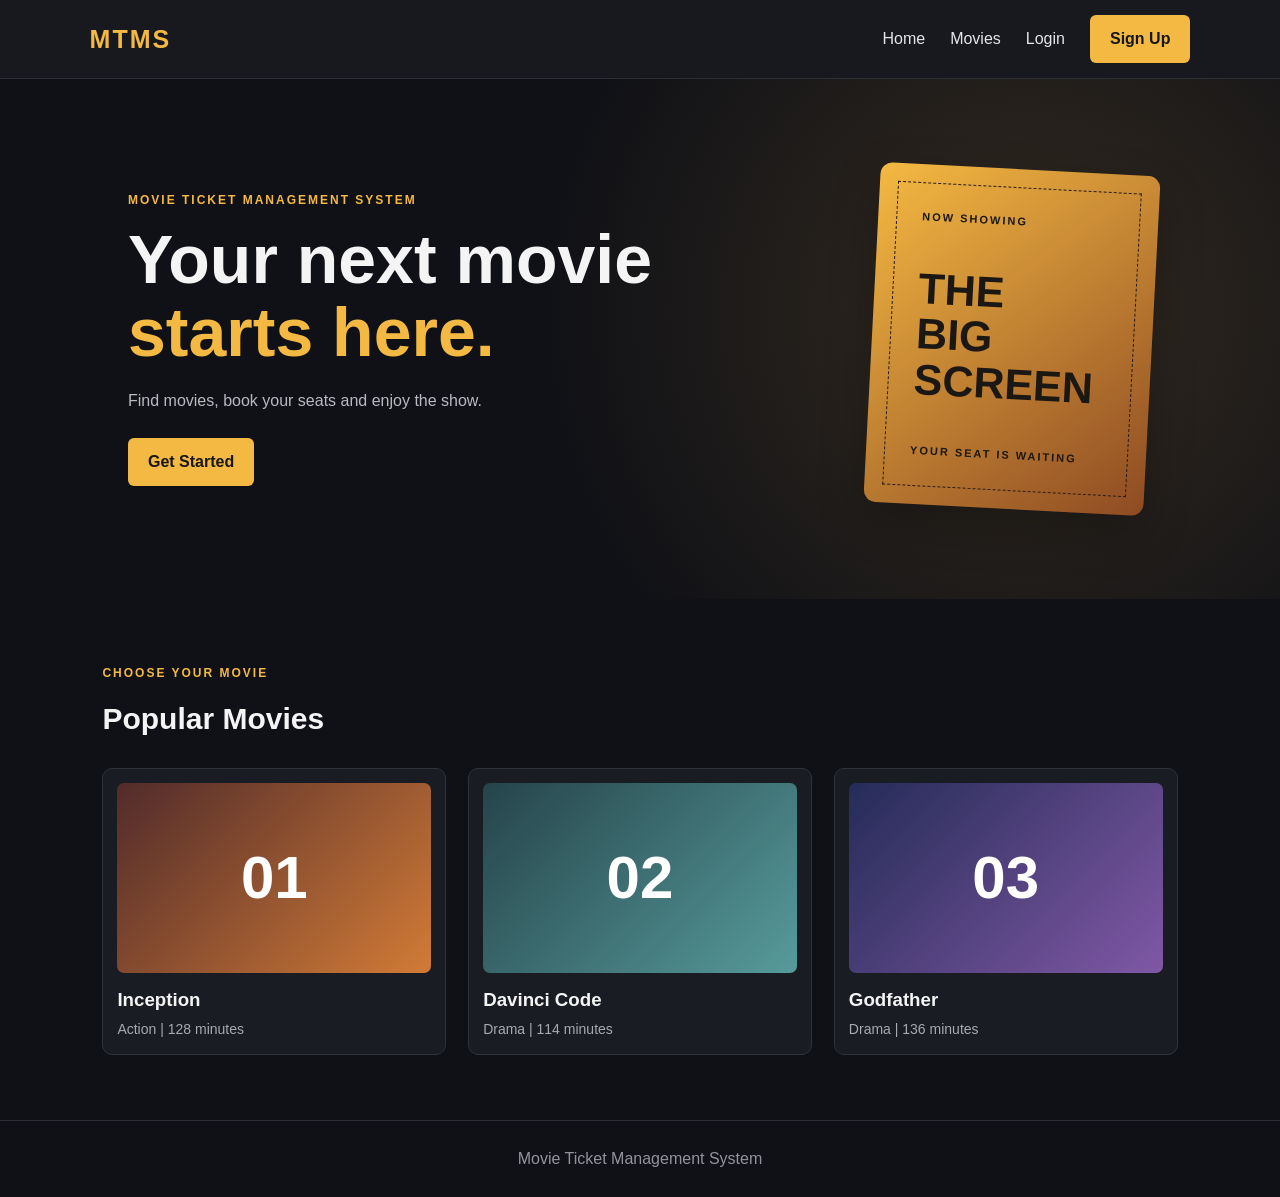
<file: index.html>
<!DOCTYPE html>
<html lang="en">
<head>
    <meta charset="UTF-8">
    <meta name="viewport" content="width=device-width, initial-scale=1.0">
    <title>Movie Ticket Management System</title>
    <link rel="stylesheet" href="css/index.css">
</head>
<body>
    <header class="topbar">
        <a class="logo" href="index.html">MTMS</a>
        <nav>
            <a href="index.html">Home</a>
            <a href="#movies">Movies</a>
            <a href="login.html">Login</a>
            <a class="nav-button" href="register.html">Sign Up</a>
        </nav>
    </header>

    <main>
        <section class="hero">
            <div>
                <p class="tag">MOVIE TICKET MANAGEMENT SYSTEM</p>
                <h1>Your next movie<br><span>starts here.</span></h1>
                <p class="hero-text">Find movies, book your seats and enjoy the show.</p>
                <a class="button" href="login.html">Get Started</a>
            </div>
            <div class="hero-box">
                <div class="ticket-shape">
                    <p>NOW SHOWING</p>
                    <h2>THE<br>BIG<br>SCREEN</h2>
                    <span>YOUR SEAT IS WAITING</span>
                </div>
            </div>
        </section>

        <section class="content-section" id="movies">
            <p class="tag">CHOOSE YOUR MOVIE</p>
            <h2>Popular Movies</h2>
            <div class="movie-list">
                <article class="movie-card">
                    <div class="movie-art art-one">01</div>
                    <h3>Inception</h3>
                    <p>Action | 128 minutes</p>
                </article>
                <article class="movie-card">
                    <div class="movie-art art-two">02</div>
                    <h3>Davinci Code</h3>
                    <p>Drama | 114 minutes</p>
                </article>
                <article class="movie-card">
                    <div class="movie-art art-three">03</div>
                    <h3>Godfather</h3>
                    <p>Drama | 136 minutes</p>
                </article>
            </div>
        </section>

    </main>

    <footer>Movie Ticket Management System</footer>
</body>
</html>
</file>
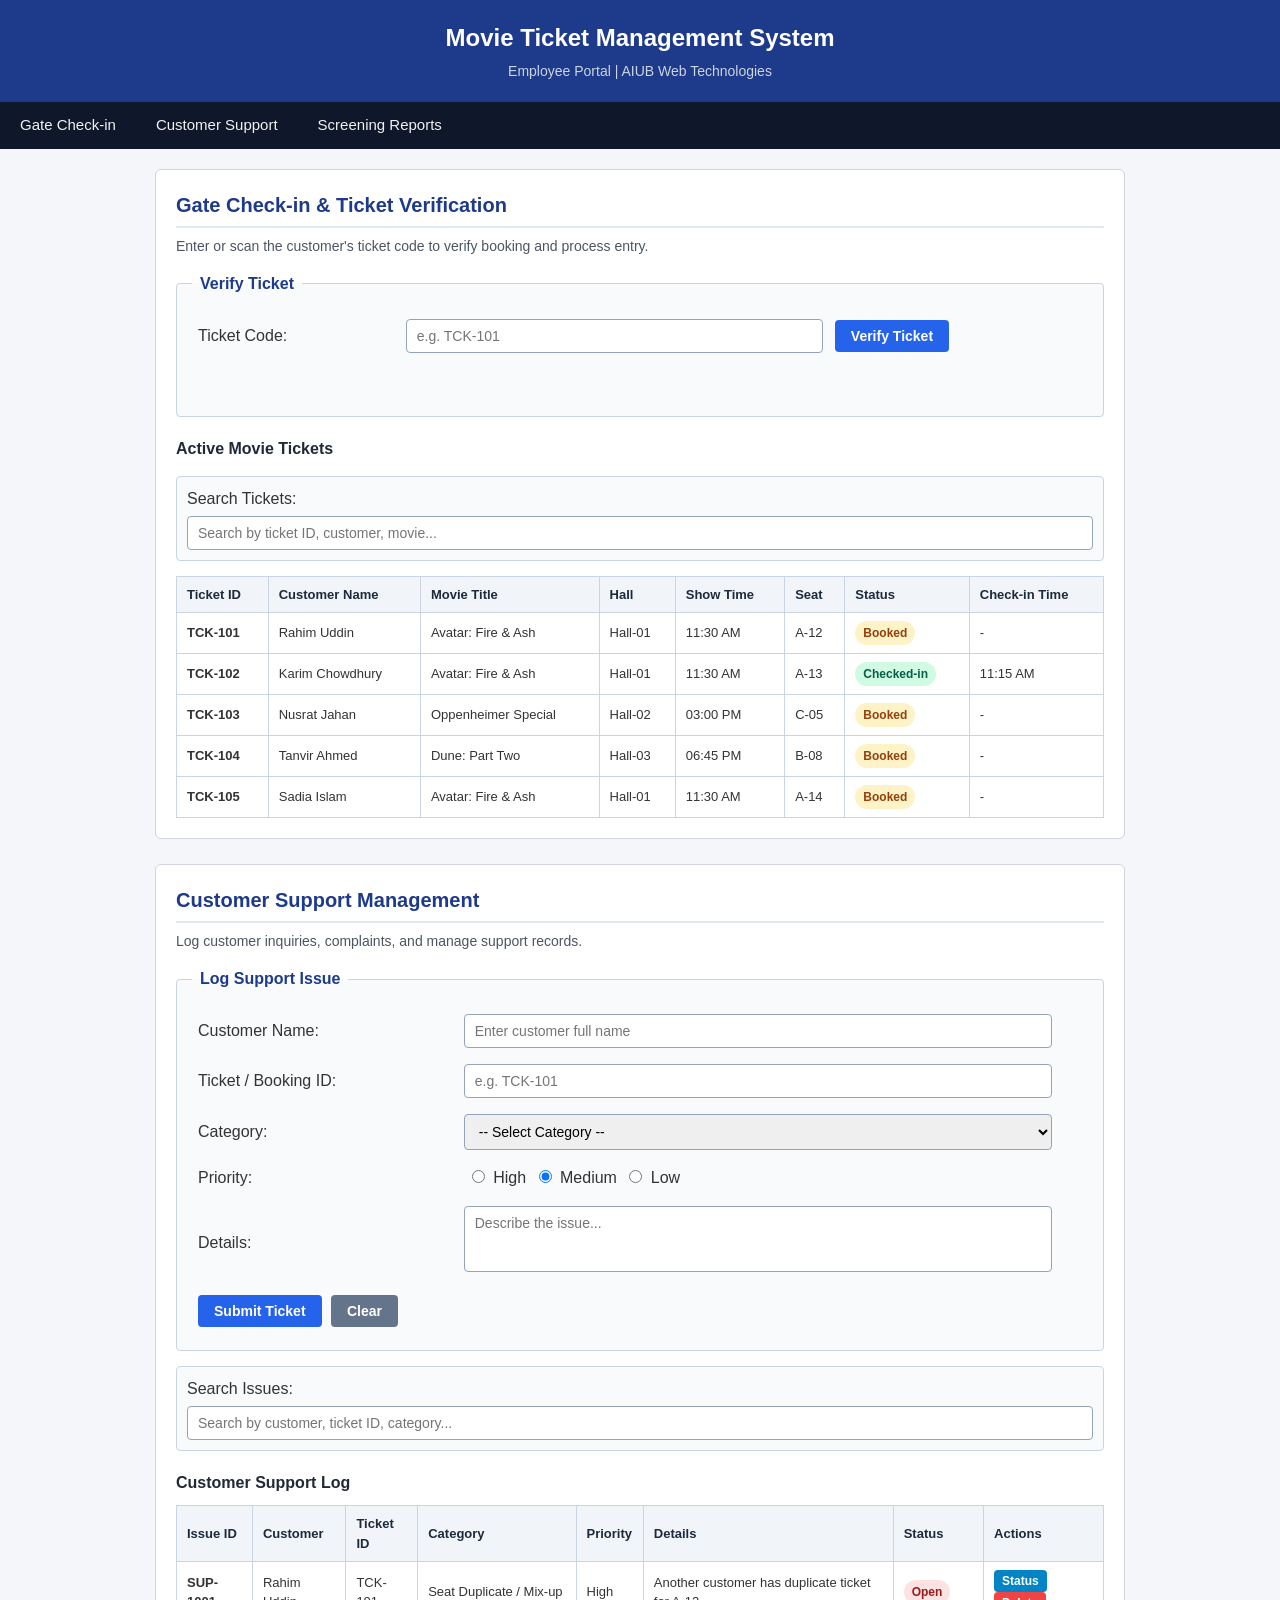
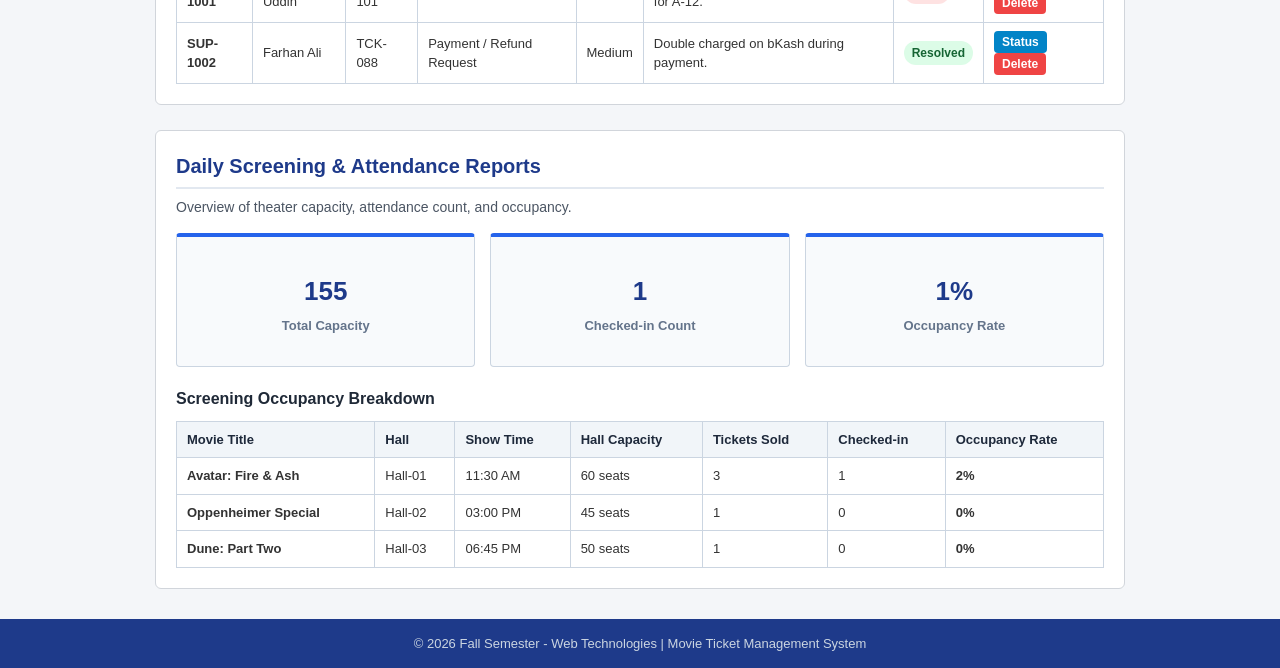
<file: Employee/index.html>
<!DOCTYPE html>
<html lang="en">
<head>
    <meta charset="UTF-8">
    <meta http-equiv="refresh" content="0; url=html/employee_dashboard.html">
    <title>Movie Ticket Management System - Employee Portal</title>
    <script>
        window.location.replace("html/employee_dashboard.html");
    </script>
</head>
<body>
    <p>Redirecting to <a href="html/employee_dashboard.html">Employee Dashboard</a>...</p>
</body>
</html>
</file>
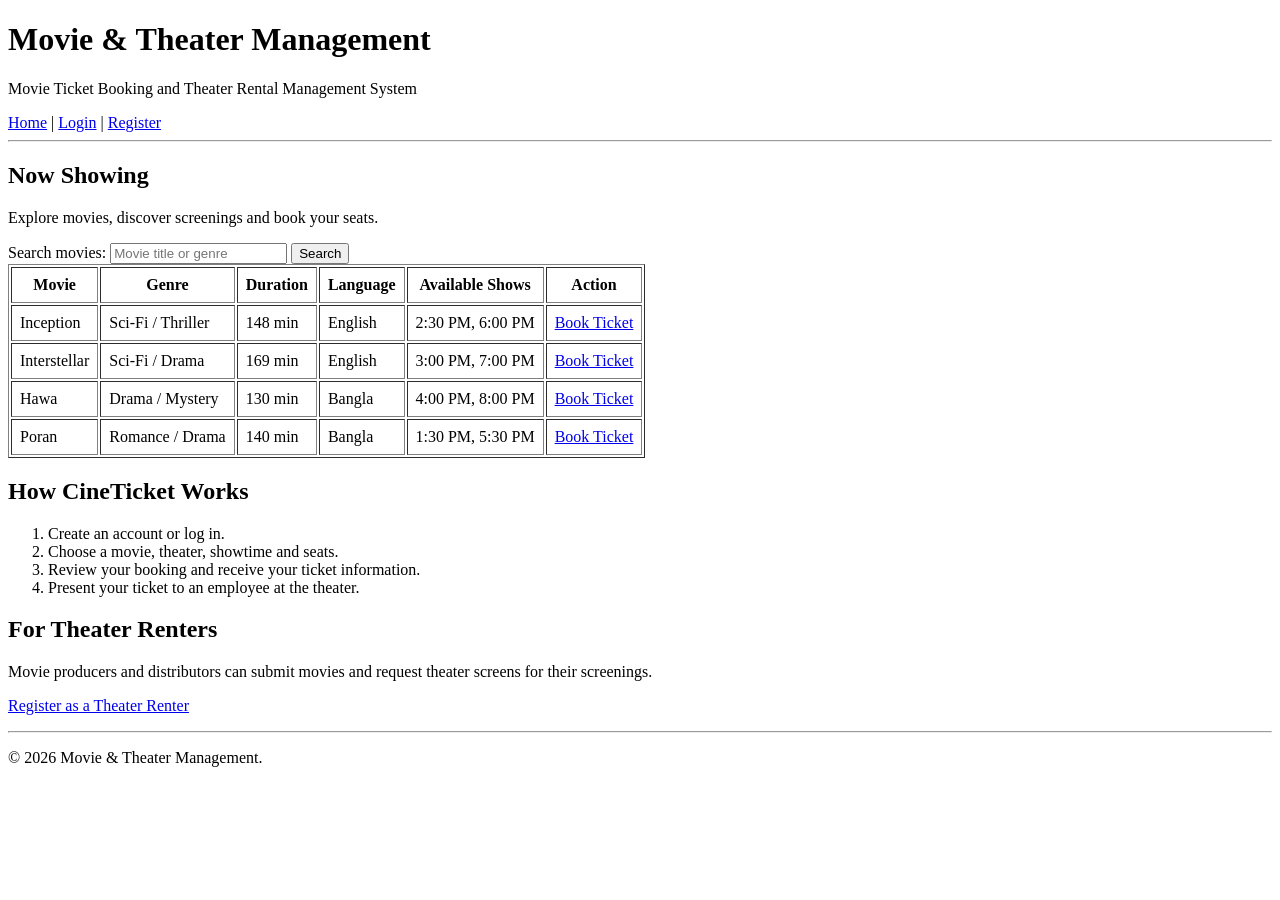
<file: html/index.html>
<!DOCTYPE html>
<html lang="en">
<head>
  <meta charset="UTF-8">
  <meta name="viewport" content="width=device-width, initial-scale=1.0">
  <title>Movie & Theater Management</title>
</head>
<body>
  <header>
    <h1>Movie & Theater Management</h1>
    <p>Movie Ticket Booking and Theater Rental Management System</p>
    <nav>
      <a href="index.html">Home</a> |
      <a href="login.html">Login</a> |
      <a href="register.html">Register</a>
    </nav>
  </header>
  <hr>
  <main>
    <h2>Now Showing</h2>
    <p>Explore movies, discover screenings and book your seats.</p>
    <form action="index.html" method="get">
      <label for="movie-search">Search movies:</label>
      <input type="search" id="movie-search" name="q" placeholder="Movie title or genre">
      <button type="submit">Search</button>
    </form>
    <table border="1" cellpadding="8">
      <thead><tr><th>Movie</th><th>Genre</th><th>Duration</th><th>Language</th><th>Available Shows</th><th>Action</th></tr></thead>
      <tbody>
        <tr><td>Inception</td><td>Sci-Fi / Thriller</td><td>148 min</td><td>English</td><td>2:30 PM, 6:00 PM</td><td><a href="login.html">Book Ticket</a></td></tr>
        <tr><td>Interstellar</td><td>Sci-Fi / Drama</td><td>169 min</td><td>English</td><td>3:00 PM, 7:00 PM</td><td><a href="login.html">Book Ticket</a></td></tr>
        <tr><td>Hawa</td><td>Drama / Mystery</td><td>130 min</td><td>Bangla</td><td>4:00 PM, 8:00 PM</td><td><a href="login.html">Book Ticket</a></td></tr>
        <tr><td>Poran</td><td>Romance / Drama</td><td>140 min</td><td>Bangla</td><td>1:30 PM, 5:30 PM</td><td><a href="login.html">Book Ticket</a></td></tr>
      </tbody>
    </table>

    <h2>How CineTicket Works</h2>
    <ol>
      <li>Create an account or log in.</li>
      <li>Choose a movie, theater, showtime and seats.</li>
      <li>Review your booking and receive your ticket information.</li>
      <li>Present your ticket to an employee at the theater.</li>
    </ol>

    <h2>For Theater Renters</h2>
    <p>Movie producers and distributors can submit movies and request theater screens for their screenings.</p>
    <p><a href="register.html">Register as a Theater Renter</a></p>
  </main>
  <hr>
  <footer><p>&copy; 2026 Movie & Theater Management.</p></footer>
</body>
</html>
</file>
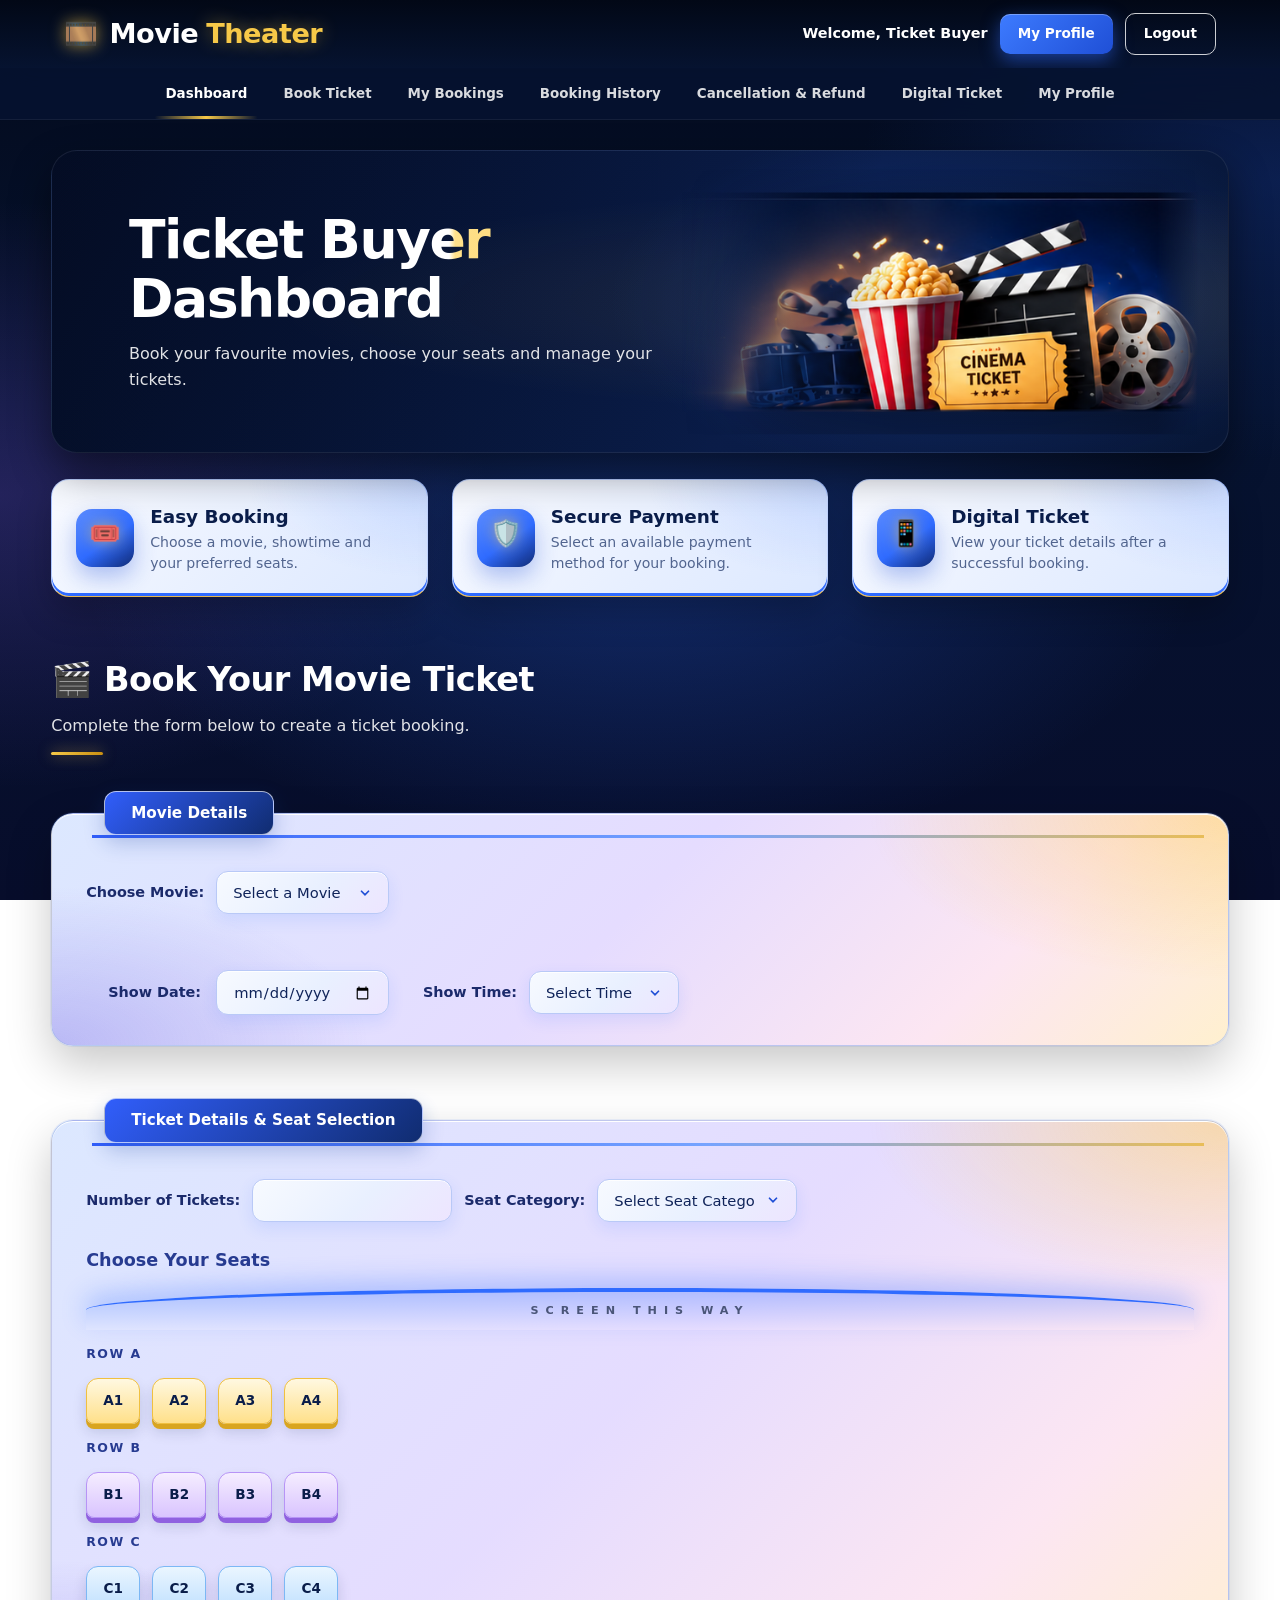
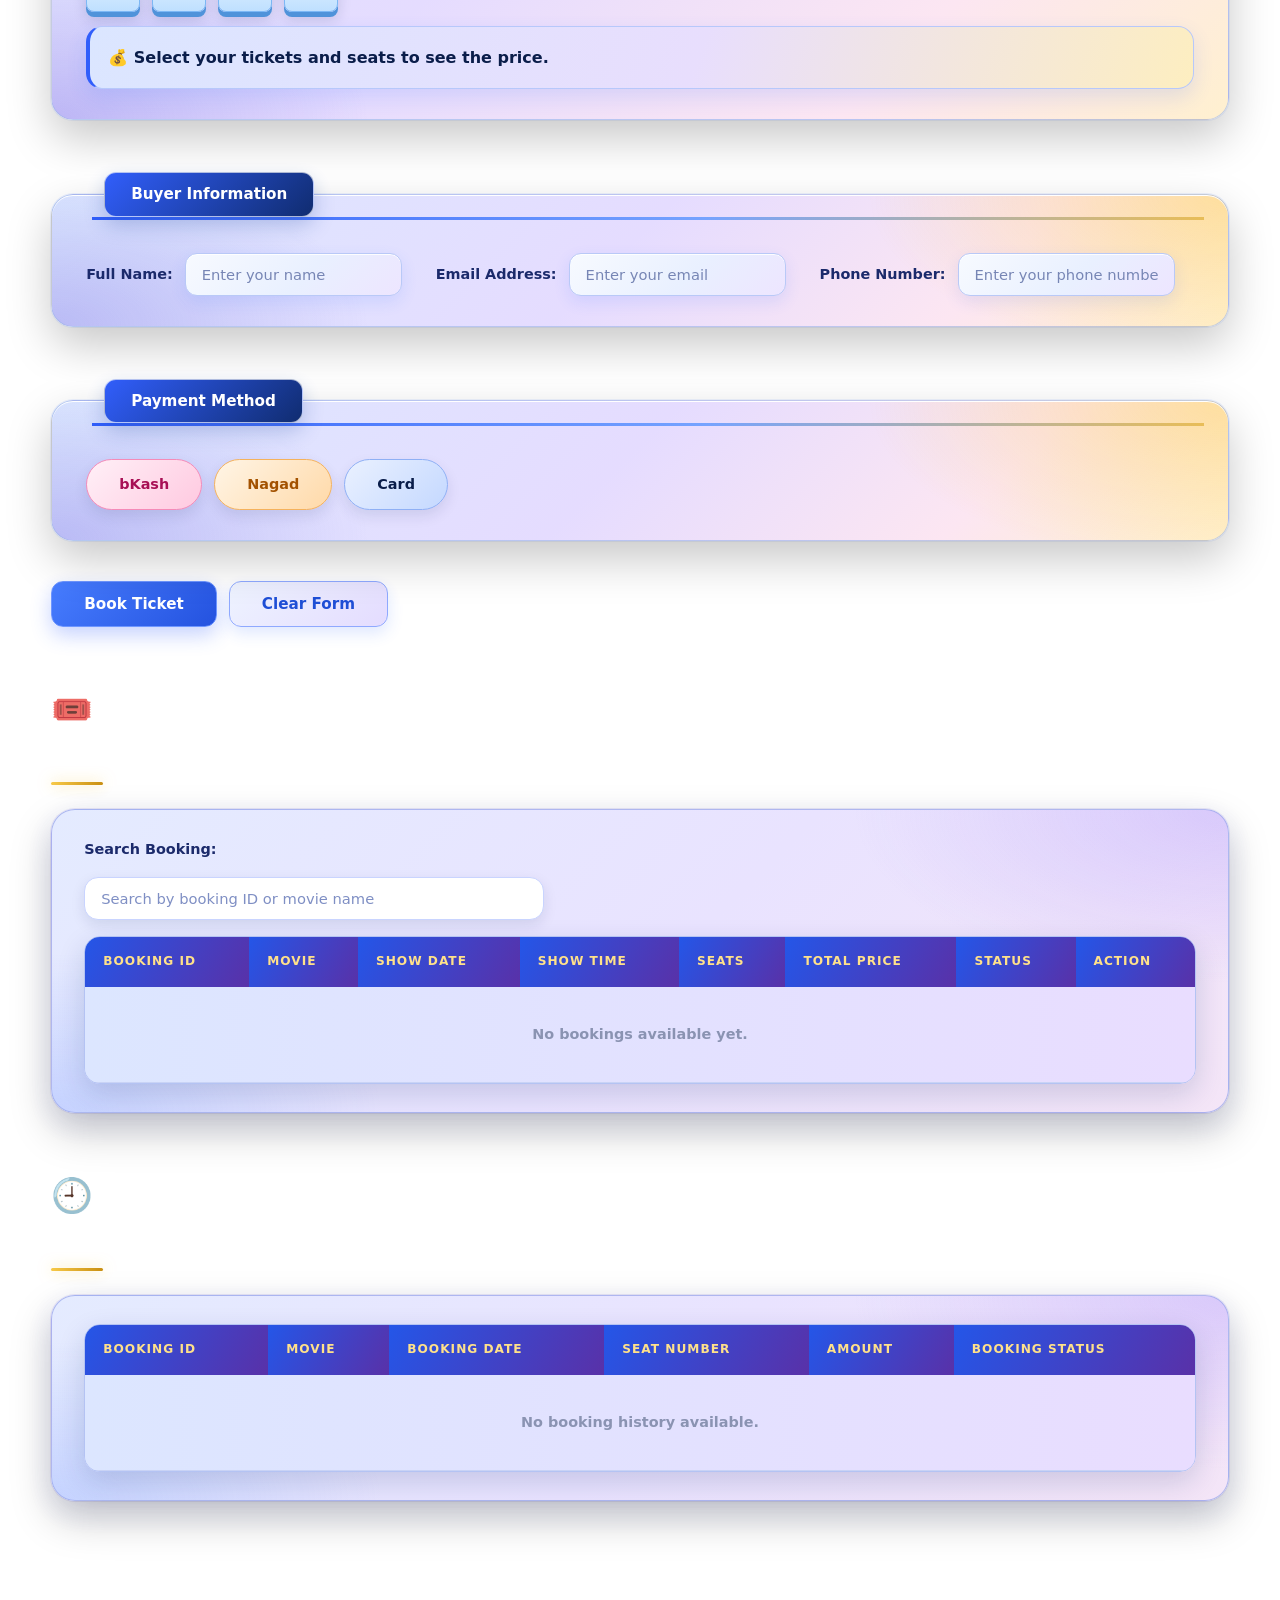
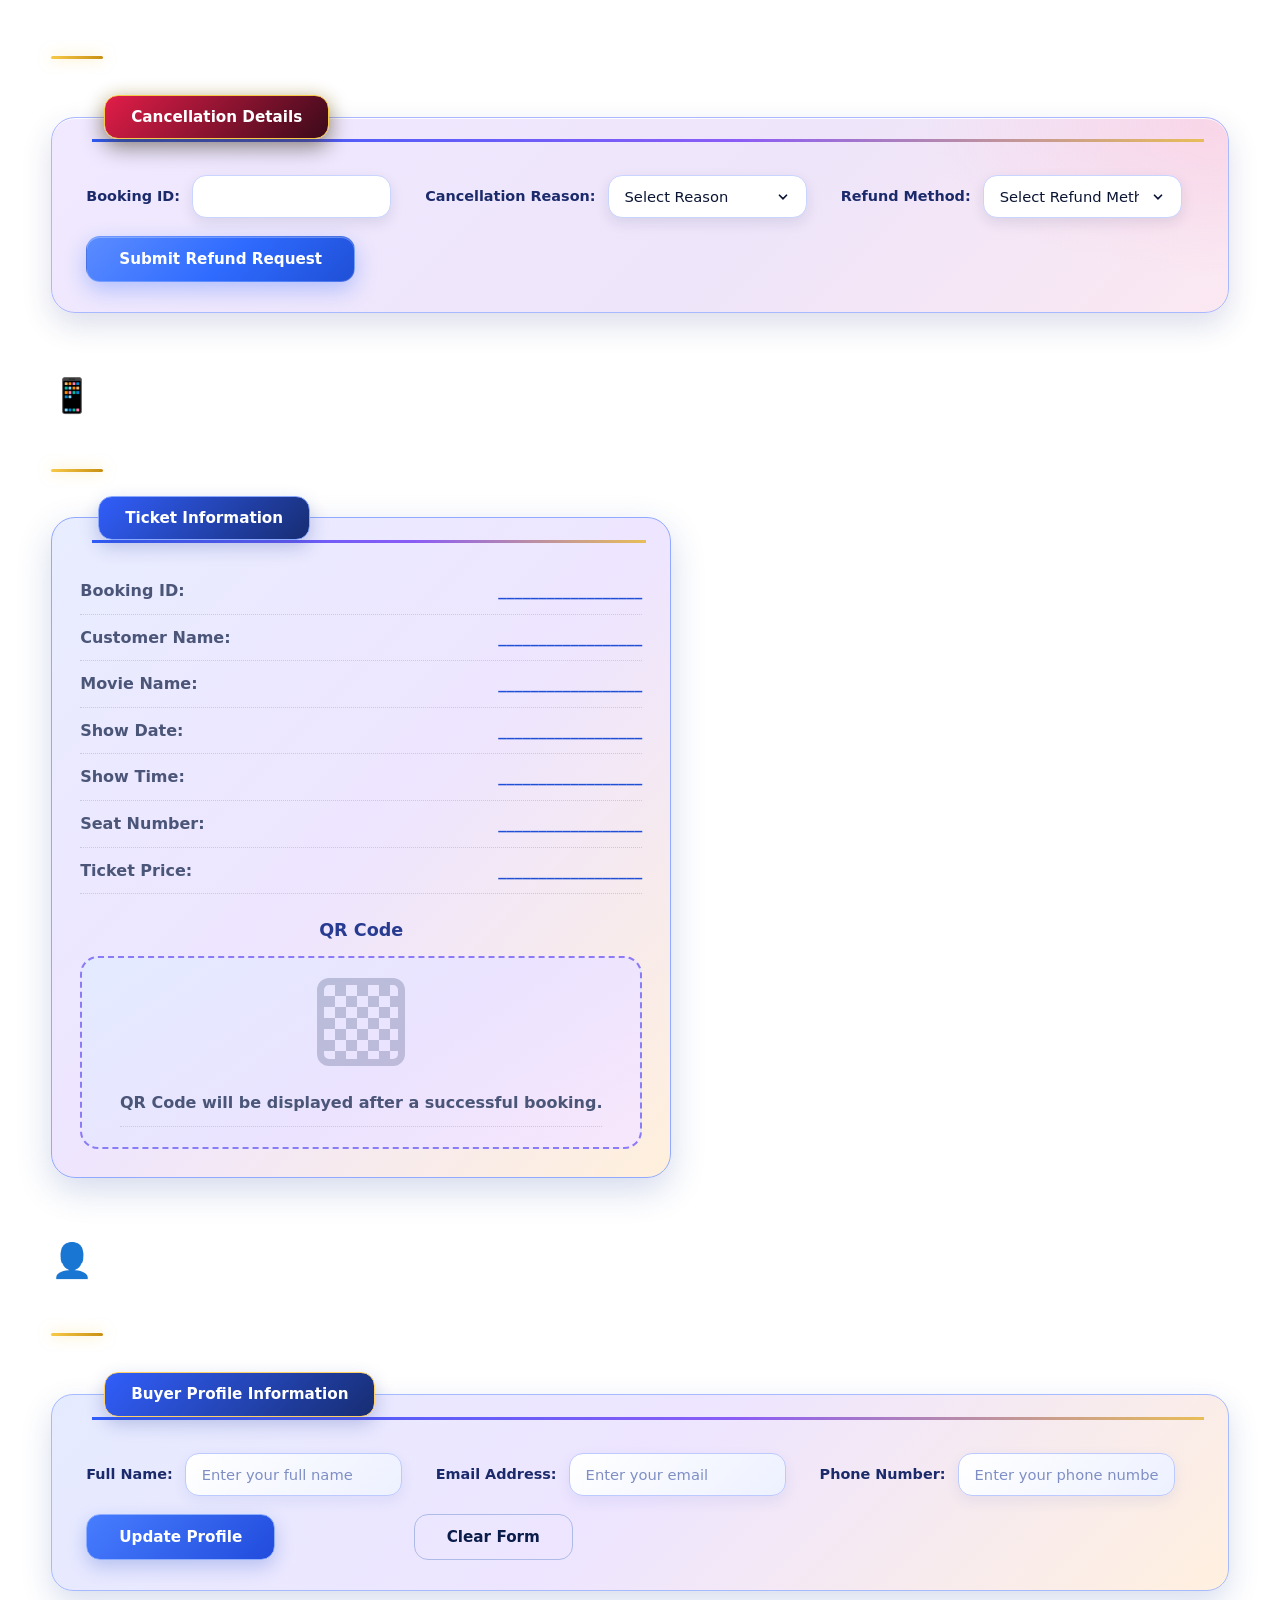
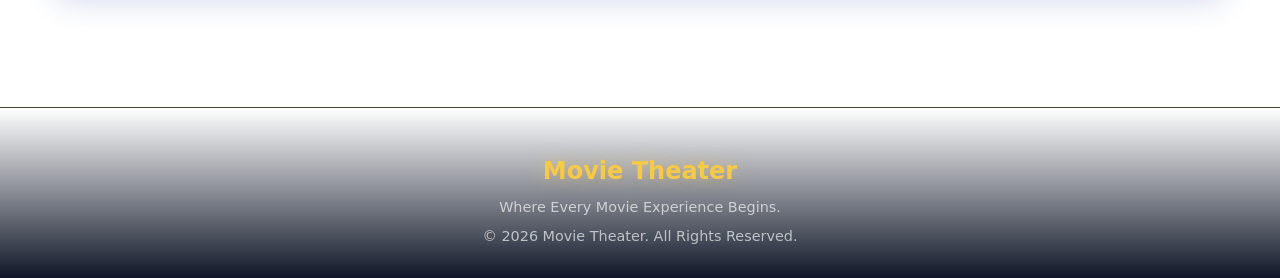
<file: ticket-buyer/index.html>
<!DOCTYPE html>
<html lang="en-US">

<head>
    <meta charset="UTF-8">
    <meta name="viewport" content="width=device-width, initial-scale=1.0">
    <meta name="description" content="Movie Theater Ticket Buyer Dashboard">
    <title>Ticket Buyer Dashboard | Movie Theater</title>
    <link rel="stylesheet" href="css/style.css">
</head>

<body>

    <!-- Header Section -->
    <header class="header">
        <a href="index.html" class="logo">Movie<span>Theater</span></a>
        <div class="user-info">
            <span id="buyerWelcome">Welcome, Ticket Buyer</span>
            <a href="#profile" class="btn btn-small">My Profile</a>
            <a href="#logout" class="btn btn-small btn-light">Logout</a>
        </div>
    </header>

    <!-- Navigation Section -->
    <nav class="topnav">
        <a href="#dashboard" class="active">Dashboard</a>
        <a href="#booking">Book Ticket</a>
        <a href="#my-bookings">My Bookings</a>
        <a href="#booking-history">Booking History</a>
        <a href="#cancellation">Cancellation & Refund</a>
        <a href="#digital-ticket">Digital Ticket</a>
        <a href="#profile">My Profile</a>
    </nav>

    <main class="container">

        <!-- Dashboard Overview -->
        <section id="dashboard" class="home-section">
            <div class="section-heading">
                <h1>Ticket Buyer Dashboard</h1>
                <p>Book your favourite movies, choose your seats and manage your tickets.</p>
            </div>

            <div class="feature-strip">
                <div class="feature">
                    <span class="feature-icon">01</span>
                    <h3>Easy Booking</h3>
                    <p>Choose a movie, showtime and your preferred seats.</p>
                </div>
                <div class="feature">
                    <span class="feature-icon">02</span>
                    <h3>Secure Payment</h3>
                    <p>Select an available payment method for your booking.</p>
                </div>
                <div class="feature">
                    <span class="feature-icon">03</span>
                    <h3>Digital Ticket</h3>
                    <p>View your ticket details after a successful booking.</p>
                </div>
            </div>
        </section>

        <!-- Movie Ticket Booking -->
        <section id="booking" class="home-section">
            <div class="section-heading">
                <h2>Book Your Movie Ticket</h2>
                <p>Complete the form below to create a ticket booking.</p>
            </div>

            <form id="bookingForm" action="#" method="get">

                <fieldset>
                    <legend>Movie Details</legend>

                    <label for="movie">Choose Movie:</label>
                    <select id="movie" name="movie" required>
                        <option value="">Select a Movie</option>
                        <option value="Avengers">Avengers</option>
                        <option value="Interstellar">Interstellar</option>
                        <option value="Inception">Inception</option>
                        <option value="Titanic">Titanic</option>
                    </select>
                    <p class="error" id="movieError"></p>

                    <label for="date">Show Date:</label>
                    <input type="date" id="date" name="date" required>
                    <p class="error" id="dateError"></p>

                    <label for="time">Show Time:</label>
                    <select id="time" name="time" required>
                        <option value="">Select Time</option>
                        <option value="10:00 AM">10:00 AM</option>
                        <option value="01:00 PM">01:00 PM</option>
                        <option value="04:00 PM">04:00 PM</option>
                        <option value="07:00 PM">07:00 PM</option>
                        <option value="09:00 PM">09:00 PM</option>
                    </select>
                    <p class="error" id="timeError"></p>
                </fieldset>

                <fieldset>
                    <legend>Ticket Details & Seat Selection</legend>

                    <label for="quantity">Number of Tickets:</label>
                    <input type="number" id="quantity" name="quantity" min="1" max="10" required>
                    <p class="error" id="quantityError"></p>

                    <label for="category">Seat Category:</label>
                    <select id="category" name="category" required>
                        <option value="">Select Seat Category</option>
                        <option value="Regular">Regular</option>
                        <option value="Premium">Premium</option>
                        <option value="VIP">VIP</option>
                    </select>
                    <p class="error" id="categoryError"></p>

                    <h3>Choose Your Seats</h3>
                    <p class="screen-label">SCREEN THIS WAY</p>
                    <h4>Row A</h4>
                    <input type="checkbox" id="seatA1" name="seat[]" value="A1">
                    <label for="seatA1">A1</label>
                    <input type="checkbox" id="seatA2" name="seat[]" value="A2">
                    <label for="seatA2">A2</label>
                    <input type="checkbox" id="seatA3" name="seat[]" value="A3">
                    <label for="seatA3">A3</label>
                    <input type="checkbox" id="seatA4" name="seat[]" value="A4">
                    <label for="seatA4">A4</label>

                    <h4>Row B</h4>
                    <input type="checkbox" id="seatB1" name="seat[]" value="B1">
                    <label for="seatB1">B1</label>
                    <input type="checkbox" id="seatB2" name="seat[]" value="B2">
                    <label for="seatB2">B2</label>
                    <input type="checkbox" id="seatB3" name="seat[]" value="B3">
                    <label for="seatB3">B3</label>
                    <input type="checkbox" id="seatB4" name="seat[]" value="B4">
                    <label for="seatB4">B4</label>

                    <h4>Row C</h4>
                    <input type="checkbox" id="seatC1" name="seat[]" value="C1">
                    <label for="seatC1">C1</label>
                    <input type="checkbox" id="seatC2" name="seat[]" value="C2">
                    <label for="seatC2">C2</label>
                    <input type="checkbox" id="seatC3" name="seat[]" value="C3">
                    <label for="seatC3">C3</label>
                    <input type="checkbox" id="seatC4" name="seat[]" value="C4">
                    <label for="seatC4">C4</label>

                    <p class="error" id="seatError"></p>
                    <p id="priceSummary">Ticket price will be shown here.</p>
                </fieldset>

                <fieldset>
                    <legend>Buyer Information</legend>

                    <label for="name">Full Name:</label>
                    <input type="text" id="name" name="name" placeholder="Enter your name" required>
                    <p class="error" id="nameError"></p>

                    <label for="email">Email Address:</label>
                    <input type="email" id="email" name="email" placeholder="Enter your email" required>
                    <p class="error" id="emailError"></p>

                    <label for="phone">Phone Number:</label>
                    <input type="tel" id="phone" name="phone" placeholder="Enter your phone number" required>
                    <p class="error" id="phoneError"></p>
                </fieldset>

                <fieldset>
                    <legend>Payment Method</legend>

                    <input type="radio" id="bkash" name="payment" value="bKash" required>
                    <label for="bkash">bKash</label>

                    <input type="radio" id="nagad" name="payment" value="Nagad">
                    <label for="nagad">Nagad</label>

                    <input type="radio" id="card" name="payment" value="Card">
                    <label for="card">Card</label>
                    <p class="error" id="paymentError"></p>
                </fieldset>

                <button type="submit">Book Ticket</button>
                <button type="reset">Clear Form</button>
            </form>
        </section>

        <!-- My Bookings -->
        <section id="my-bookings" class="home-section">
            <div class="section-heading">
                <h2>My Bookings</h2>
                <p>View, search, update or cancel your ticket bookings.</p>
            </div>

            <div class="card">
                <label for="bookingSearch">Search Booking:</label>
                <input type="text" id="bookingSearch" placeholder="Search by booking ID or movie name">

                <div class="table-wrapper">
                    <table class="data-table">
                        <thead>
                            <tr>
                                <th>Booking ID</th>
                                <th>Movie</th>
                                <th>Show Date</th>
                                <th>Show Time</th>
                                <th>Seats</th>
                                <th>Total Price</th>
                                <th>Status</th>
                                <th>Action</th>
                            </tr>
                        </thead>
                        <tbody id="bookingTableBody">
                            <tr>
                                <td colspan="8">No bookings available yet.</td>
                            </tr>
                        </tbody>
                    </table>
                </div>
            </div>
        </section>

        <!-- Booking History -->
        <section id="booking-history" class="home-section">
            <div class="section-heading">
                <h2>Booking History</h2>
                <p>Review your previous and cancelled bookings.</p>
            </div>

            <div class="card">
                <div class="table-wrapper">
                    <table class="data-table">
                        <thead>
                            <tr>
                                <th>Booking ID</th>
                                <th>Movie</th>
                                <th>Booking Date</th>
                                <th>Seat Number</th>
                                <th>Amount</th>
                                <th>Booking Status</th>
                            </tr>
                        </thead>
                        <tbody id="historyTableBody">
                            <tr>
                                <td colspan="6">No booking history available.</td>
                            </tr>
                        </tbody>
                    </table>
                </div>
            </div>
        </section>

        <!-- Cancellation and Refund -->
        <section id="cancellation" class="home-section">
            <div class="section-heading">
                <h2>Ticket Cancellation & Refund Request</h2>
                <p>Submit a cancellation request for an existing booking.</p>
            </div>

            <form id="cancellationForm" action="#" method="get">
                <fieldset>
                    <legend>Cancellation Details</legend>

                    <label for="bookingid">Booking ID:</label>
                    <input type="text" id="bookingid" name="bookingid" required>
                    <p class="error" id="bookingIdError"></p>

                    <label for="reason">Cancellation Reason:</label>
                    <select id="reason" name="reason" required>
                        <option value="">Select Reason</option>
                        <option value="Change of Plans">Change of Plans</option>
                        <option value="Wrong Booking">Wrong Booking</option>
                        <option value="Personal Emergency">Personal Emergency</option>
                        <option value="Other">Other</option>
                    </select>
                    <p class="error" id="reasonError"></p>

                    <label for="refund">Refund Method:</label>
                    <select id="refund" name="refund" required>
                        <option value="">Select Refund Method</option>
                        <option value="bKash">bKash</option>
                        <option value="Nagad">Nagad</option>
                        <option value="Bank Account">Bank Account</option>
                    </select>

                    <button type="submit">Submit Refund Request</button>
                </fieldset>
            </form>
        </section>

        <!-- Digital Ticket -->
        <section id="digital-ticket" class="home-section">
            <div class="section-heading">
                <h2>Digital Ticket</h2>
                <p>Your ticket information will appear here after booking.</p>
            </div>

            <fieldset>
                <legend>Ticket Information</legend>

                <p>Booking ID: <span id="ticketBookingId">__________________</span></p>
                <p>Customer Name: <span id="ticketCustomerName">__________________</span></p>
                <p>Movie Name: <span id="ticketMovieName">__________________</span></p>
                <p>Show Date: <span id="ticketShowDate">__________________</span></p>
                <p>Show Time: <span id="ticketShowTime">__________________</span></p>
                <p>Seat Number: <span id="ticketSeatNumber">__________________</span></p>
                <p>Ticket Price: <span id="ticketPrice">__________________</span></p>

                <h3>QR Code</h3>
                <div id="qrCodeArea">
                    <p>QR Code will be displayed after a successful booking.</p>
                </div>
            </fieldset>
        </section>

        <!-- My Profile -->
        <section id="profile" class="home-section">
            <div class="section-heading">
                <h2>My Profile</h2>
                <p>View and update your buyer information.</p>
            </div>

            <form id="profileForm" action="#" method="get">
                <fieldset>
                    <legend>Buyer Profile Information</legend>

                    <label for="profileName">Full Name:</label>
                    <input type="text" id="profileName" name="profileName" placeholder="Enter your full name" required>
                    <p class="error" id="profileNameError"></p>

                    <label for="profileEmail">Email Address:</label>
                    <input type="email" id="profileEmail" name="profileEmail" placeholder="Enter your email" required>
                    <p class="error" id="profileEmailError"></p>

                    <label for="profilePhone">Phone Number:</label>
                    <input type="tel" id="profilePhone" name="profilePhone" placeholder="Enter your phone number"
                        required>
                    <p class="error" id="profilePhoneError"></p>

                    <button type="submit">Update Profile</button>
                    <button type="reset">Clear Form</button>
                </fieldset>
            </form>
        </section>

    </main>

    <!-- Footer Section -->
    <footer class="footer">
        <h3>Movie Theater</h3>
        <p>Where Every Movie Experience Begins.</p>
        <p>&copy; 2026 Movie Theater. All Rights Reserved.</p>
    </footer>

    <!-- JavaScript Files -->
    <script src="js/data.js"></script>
    <script src="js/common.js"></script>
    <script src="js/buyer.js"></script>
</body>

</html>
</file>
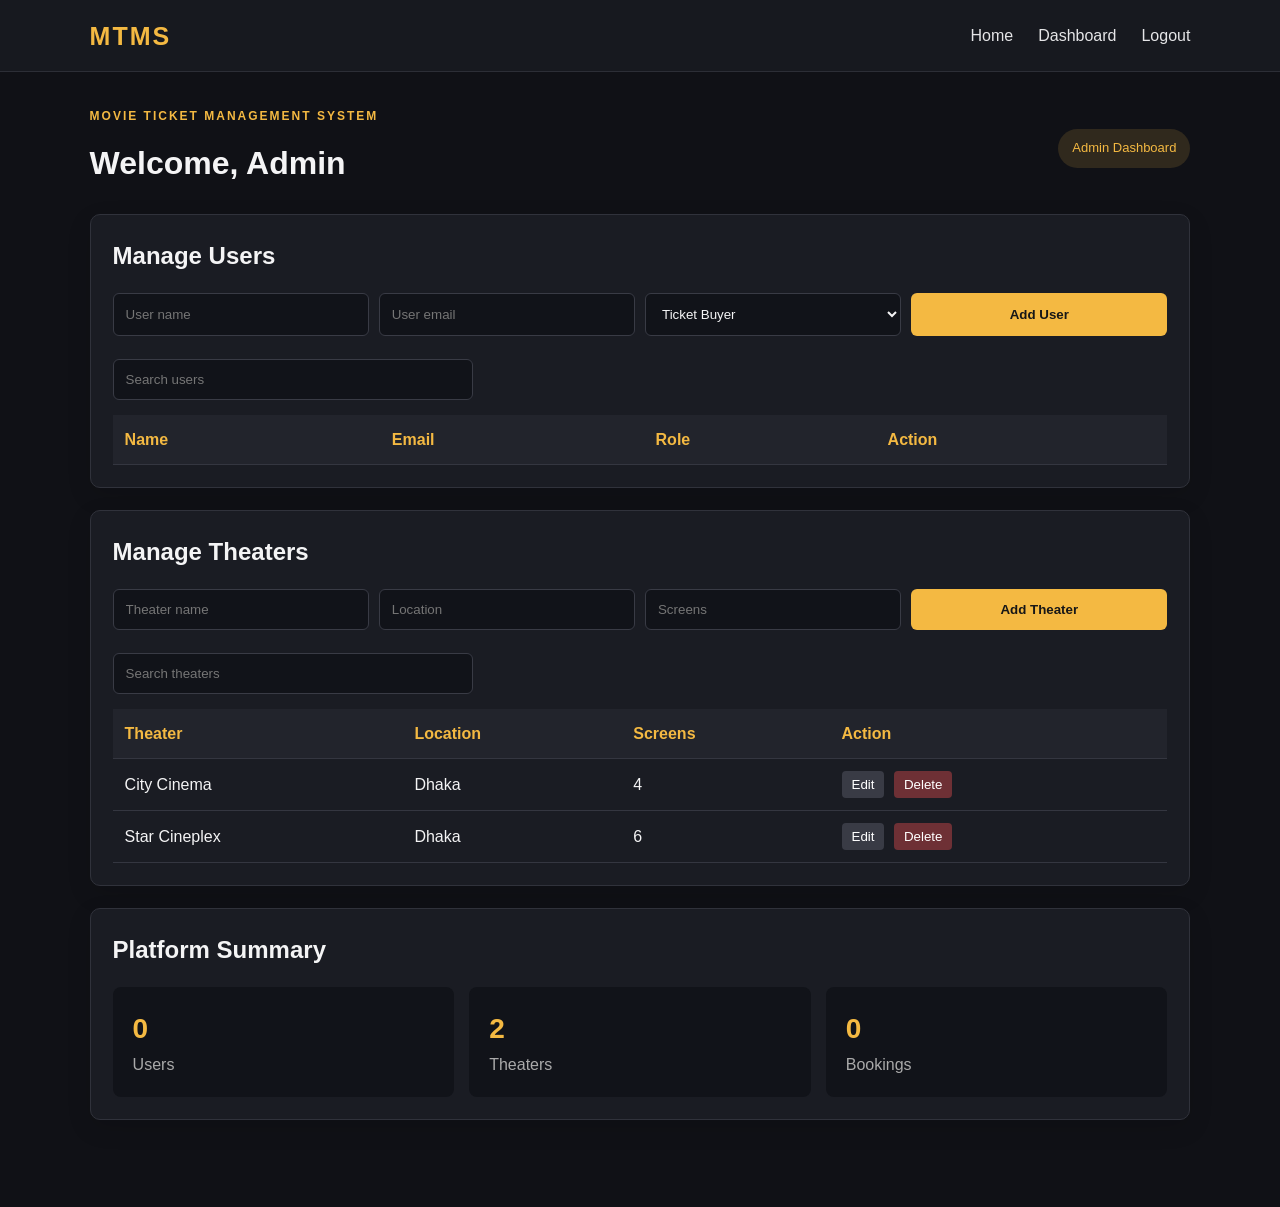
<file: admin.html>
<!DOCTYPE html>
<html lang="en">
<head>
    <meta charset="UTF-8">
    <meta name="viewport" content="width=device-width, initial-scale=1.0">
    <title>Admin Dashboard | Movie Ticket Management System</title>
    <link rel="stylesheet" href="css/admin.css">
</head>
<body>
    <header class="topbar">
        <a class="logo" href="index.html">MTMS</a>
        <nav><a href="index.html">Home</a><a href="admin.html">Dashboard</a><a href="login.html" id="logoutLink">Logout</a></nav>
    </header>
    <main class="dashboard">
        <div class="dashboard-heading"><div><p class="tag">MOVIE TICKET MANAGEMENT SYSTEM</p><h1>Welcome, Admin</h1></div><span class="role-label">Admin Dashboard</span></div>
        
        <section class="panel">
            <h2>Manage Users</h2>
            <form id="userForm" class="inline-form">
                <input id="userName" placeholder="User name">
                <input id="userEmail" type="email" placeholder="User email">
                <select id="userRole"><option value="buyer">Ticket Buyer</option><option value="employee">Employee</option><option value="renter">Theater Renter</option></select>
                <button class="button" type="submit">Add User</button>
            </form>
            <input class="search" id="userSearch" placeholder="Search users">
            <div class="table-wrap"><table><thead><tr><th>Name</th><th>Email</th><th>Role</th><th>Action</th></tr></thead><tbody id="userTable"></tbody></table></div>
        </section>
        <section class="panel">
            <h2>Manage Theaters</h2>
            <form id="theaterForm" class="inline-form">
                <input id="theaterName" placeholder="Theater name">
                <input id="theaterLocation" placeholder="Location">
                <input id="theaterScreens" type="number" min="1" placeholder="Screens">
                <button class="button" type="submit">Add Theater</button>
            </form>
            <input class="search" id="theaterSearch" placeholder="Search theaters">
            <div class="table-wrap"><table><thead><tr><th>Theater</th><th>Location</th><th>Screens</th><th>Action</th></tr></thead><tbody id="theaterTable"></tbody></table></div>
        </section>
        <section class="panel">
            <h2>Platform Summary</h2>
            <div class="summary-grid"><div><strong id="totalUsers">0</strong><span>Users</span></div><div><strong id="totalTheaters">0</strong><span>Theaters</span></div><div><strong id="totalBookings">0</strong><span>Bookings</span></div></div>
        </section>

    </main>
    <script src="js/admin.js"></script>
</body>
</html>
</file>
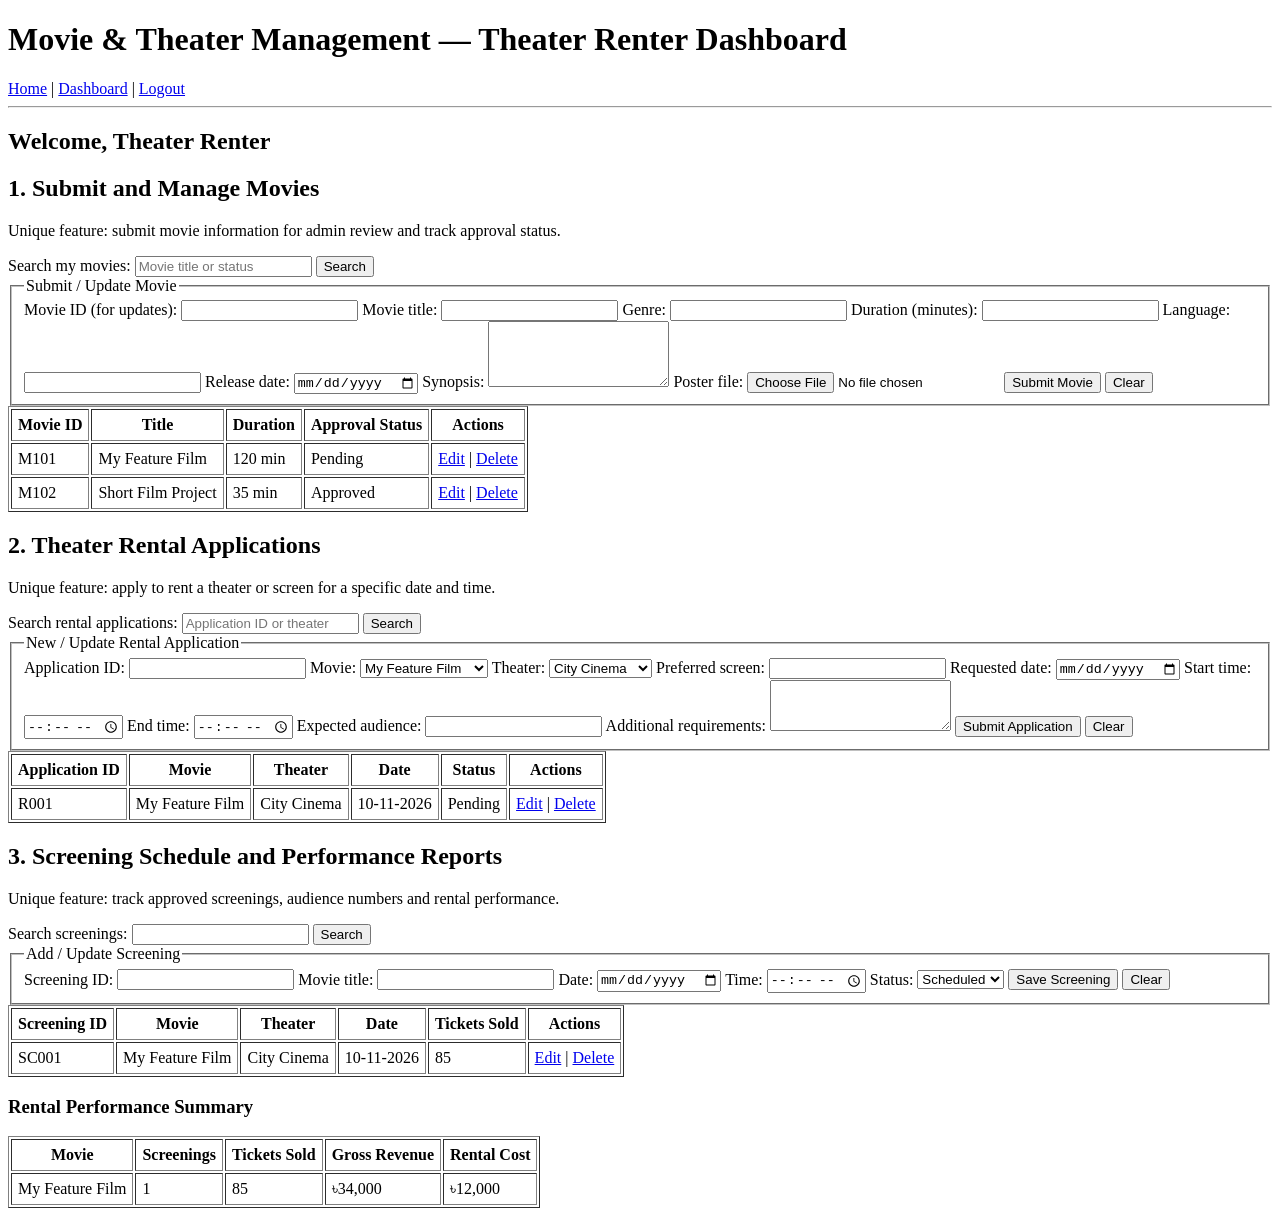
<file: renter.html>
<!DOCTYPE html>
<html lang="en">
<head>
  <meta charset="UTF-8">
  <meta name="viewport" content="width=device-width, initial-scale=1.0">
  <title>Theater Renter Dashboard</title>
</head>
<body>
  <header>
    <h1>Movie & Theater Management — Theater Renter Dashboard</h1>
    <nav>
      <a href="index.html">Home</a> |
      <a href="renter.html">Dashboard</a> |
      <a href="login.html">Logout</a>
    </nav>
  </header>
  <hr>

  <main>
    <h2>Welcome, Theater Renter</h2>

    <h2>1. Submit and Manage Movies</h2>
    <p>Unique feature: submit movie information for admin review and track approval status.</p>

    <form>
      <label for="movie-search">Search my movies:</label>
      <input id="movie-search" name="movie_query" type="search" placeholder="Movie title or status">
      <button type="submit">Search</button>
    </form>

    <form>
      <fieldset>
        <legend>Submit / Update Movie</legend>

        <label for="renter-movie-id">Movie ID (for updates):</label>
        <input id="renter-movie-id" name="movie_id" type="text">

        <label for="renter-movie-title">Movie title:</label>
        <input id="renter-movie-title" name="title" type="text" required>

        <label for="movie-genre">Genre:</label>
        <input id="movie-genre" name="genre" type="text">

        <label for="movie-duration">Duration (minutes):</label>
        <input id="movie-duration" name="duration" type="number" min="1">

        <label for="movie-language">Language:</label>
        <input id="movie-language" name="language" type="text">

        <label for="release-date">Release date:</label>
        <input id="release-date" name="release_date" type="date">

        <label for="synopsis">Synopsis:</label>
        <textarea id="synopsis" name="synopsis" rows="4"></textarea>

        <label for="movie-poster">Poster file:</label>
        <input id="movie-poster" name="poster" type="file" accept="image/*">

        <button type="submit">Submit Movie</button>
        <button type="reset">Clear</button>
      </fieldset>
    </form>

    <table border="1" cellpadding="6">
      <tr>
        <th>Movie ID</th>
        <th>Title</th>
        <th>Duration</th>
        <th>Approval Status</th>
        <th>Actions</th>
      </tr>
      <tr>
        <td>M101</td>
        <td>My Feature Film</td>
        <td>120 min</td>
        <td>Pending</td>
        <td><a href="#edit-movie">Edit</a> | <a href="#delete-movie">Delete</a></td>
      </tr>
      <tr>
        <td>M102</td>
        <td>Short Film Project</td>
        <td>35 min</td>
        <td>Approved</td>
        <td><a href="#edit-movie">Edit</a> | <a href="#delete-movie">Delete</a></td>
      </tr>
    </table>

    <h2>2. Theater Rental Applications</h2>
    <p>Unique feature: apply to rent a theater or screen for a specific date and time.</p>

    <form>
      <label for="rental-search">Search rental applications:</label>
      <input id="rental-search" name="rental_query" type="search" placeholder="Application ID or theater">
      <button type="submit">Search</button>
    </form>

    <form>
      <fieldset>
        <legend>New / Update Rental Application</legend>

        <label for="application-id">Application ID:</label>
        <input id="application-id" name="application_id" type="text">

        <label for="rental-movie">Movie:</label>
        <select id="rental-movie" name="movie">
          <option>My Feature Film</option>
          <option>Short Film Project</option>
        </select>

        <label for="rental-theater">Theater:</label>
        <select id="rental-theater" name="theater">
          <option>City Cinema</option>
          <option>Star Cineplex</option>
        </select>

        <label for="rental-screen">Preferred screen:</label>
        <input id="rental-screen" name="screen" type="text">

        <label for="rental-date">Requested date:</label>
        <input id="rental-date" name="date" type="date" required>

        <label for="rental-start">Start time:</label>
        <input id="rental-start" name="start_time" type="time" required>

        <label for="rental-end">End time:</label>
        <input id="rental-end" name="end_time" type="time" required>

        <label for="expected-audience">Expected audience:</label>
        <input id="expected-audience" name="audience" type="number" min="1">

        <label for="rental-notes">Additional requirements:</label>
        <textarea id="rental-notes" name="notes" rows="3"></textarea>

        <button type="submit">Submit Application</button>
        <button type="reset">Clear</button>
      </fieldset>
    </form>

    <table border="1" cellpadding="6">
      <tr>
        <th>Application ID</th>
        <th>Movie</th>
        <th>Theater</th>
        <th>Date</th>
        <th>Status</th>
        <th>Actions</th>
      </tr>
      <tr>
        <td>R001</td>
        <td>My Feature Film</td>
        <td>City Cinema</td>
        <td>10-11-2026</td>
        <td>Pending</td>
        <td><a href="#edit-rental">Edit</a> | <a href="#delete-rental">Delete</a></td>
      </tr>
    </table>

    <h2>3. Screening Schedule and Performance Reports</h2>
    <p>Unique feature: track approved screenings, audience numbers and rental performance.</p>

    <form>
      <label for="screening-search">Search screenings:</label>
      <input id="screening-search" name="screening_query" type="search">
      <button type="submit">Search</button>
    </form>

    <form>
      <fieldset>
        <legend>Add / Update Screening</legend>

        <label for="screening-id">Screening ID:</label>
        <input id="screening-id" name="screening_id" type="text">

        <label for="screening-movie">Movie title:</label>
        <input id="screening-movie" name="movie" type="text" required>

        <label for="screening-date">Date:</label>
        <input id="screening-date" name="date" type="date">

        <label for="screening-time">Time:</label>
        <input id="screening-time" name="time" type="time">

        <label for="screening-status">Status:</label>
        <select id="screening-status" name="status">
          <option>Scheduled</option>
          <option>Completed</option>
          <option>Cancelled</option>
        </select>

        <button type="submit">Save Screening</button>
        <button type="reset">Clear</button>
      </fieldset>
    </form>

    <table border="1" cellpadding="6">
      <tr>
        <th>Screening ID</th>
        <th>Movie</th>
        <th>Theater</th>
        <th>Date</th>
        <th>Tickets Sold</th>
        <th>Actions</th>
      </tr>
      <tr>
        <td>SC001</td>
        <td>My Feature Film</td>
        <td>City Cinema</td>
        <td>10-11-2026</td>
        <td>85</td>
        <td><a href="#edit-screening">Edit</a> | <a href="#delete-screening">Delete</a></td>
      </tr>
    </table>

    <h3>Rental Performance Summary</h3>

    <table border="1" cellpadding="6">
      <tr>
        <th>Movie</th>
        <th>Screenings</th>
        <th>Tickets Sold</th>
        <th>Gross Revenue</th>
        <th>Rental Cost</th>
      </tr>
      <tr>
        <td>My Feature Film</td>
        <td>1</td>
        <td>85</td>
        <td>৳34,000</td>
        <td>৳12,000</td>
      </tr>
    </table>
  </main>
</body>
</html>
</file>
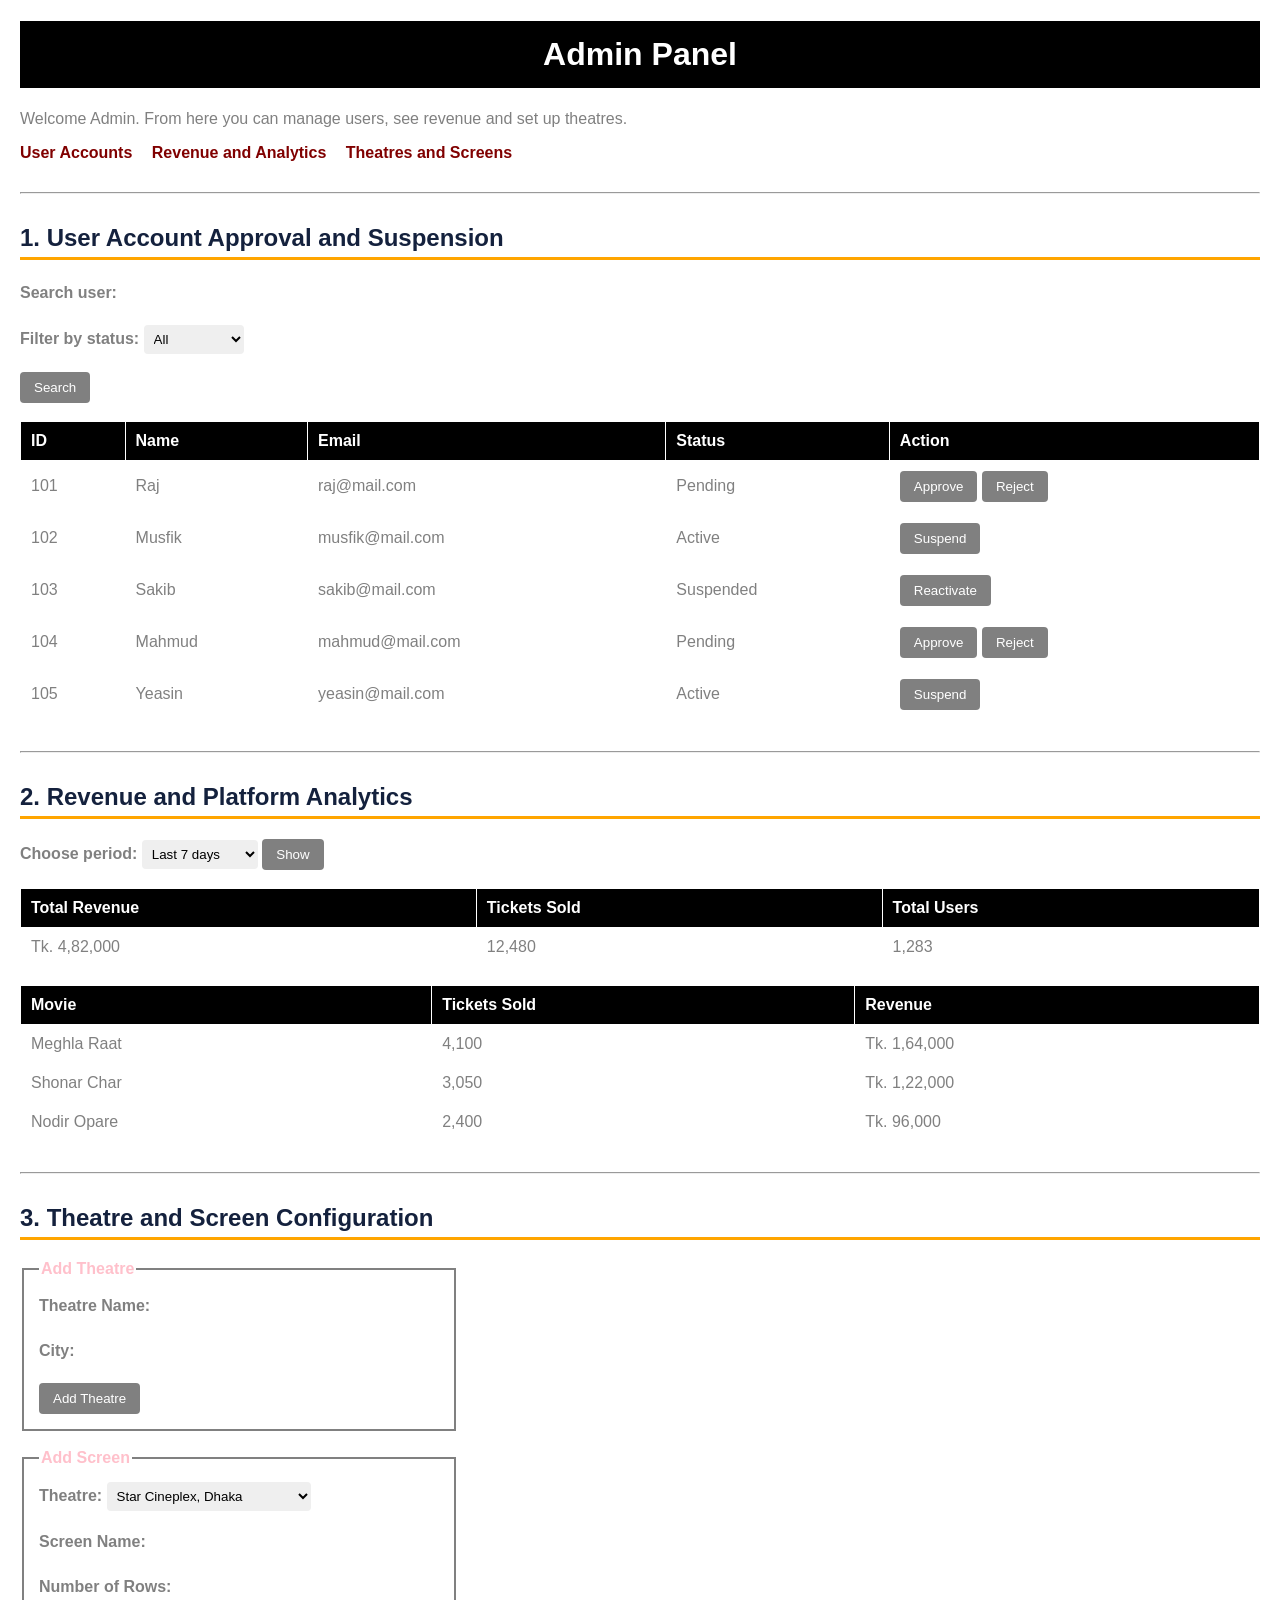
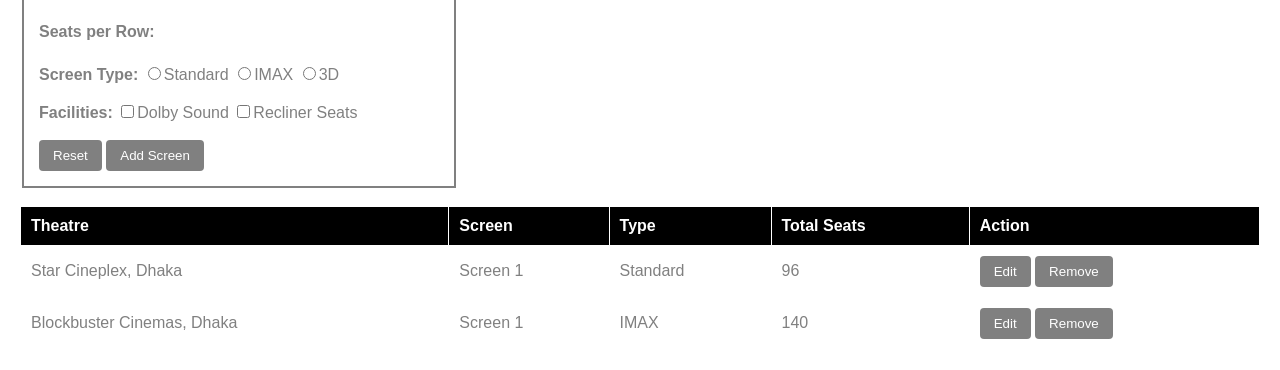
<file: Admin/admin.html>
<!DOCTYPE html>
<html>

<head>
    <title>Movie Ticket Management System - Admin</title>
    <link rel="stylesheet" href="admin.css">
    <script src="admin.js" defer></script>
</head>

<body>
    <h1>Admin Panel</h1>
    <p>Welcome Admin. From here you can manage users, see revenue and set up theatres.</p>
    <a href="#users">User Accounts</a>
    <a href="#analytics">Revenue and Analytics</a>
    <a href="#theatres">Theatres and Screens</a>
    <hr>
    <h2 id="users">1. User Account Approval and Suspension</h2>
    <form action="" method="post">
        <label for="search">Search user:</label>
        <input type="text" name="search" id="search">
        <br><br>
        <label for="status">Filter by status:</label>
        <select name="status" id="status">
            <option value="all">All</option>
            <option value="pending">Pending</option>
            <option value="active">Active</option>
            <option value="suspended">Suspended</option>
        </select>
        <br><br>
        <input type="submit" value="Search">
    </form>
    <br>
    <table border="1" cellpadding="8">
        <tr>
            <th>ID</th>
            <th>Name</th>
            <th>Email</th>
            <th>Status</th>
            <th>Action</th>
        </tr>
        <tr>
            <td>101</td>
            <td>Raj</td>
            <td>raj@mail.com</td>
            <td>Pending</td>
            <td>
                <button>Approve</button>
                <button>Reject</button>
            </td>
        </tr>
        <tr>
            <td>102</td>
            <td>Musfik</td>
            <td>musfik@mail.com</td>
            <td>Active</td>
            <td><button>Suspend</button></td>
        </tr>
        <tr>
            <td>103</td>
            <td>Sakib</td>
            <td>sakib@mail.com</td>
            <td>Suspended</td>
            <td><button>Reactivate</button></td>
        </tr>
        <tr>
            <td>104</td>
            <td>Mahmud</td>
            <td>mahmud@mail.com</td>
            <td>Pending</td>
            <td>
                <button>Approve</button>
                <button>Reject</button>
            </td>
        </tr>
        <tr>
            <td>105</td>
            <td>Yeasin</td>
            <td>yeasin@mail.com</td>
            <td>Active</td>
            <td><button>Suspend</button></td>
        </tr>
    </table>
    <hr>
    <h2 id="analytics">2. Revenue and Platform Analytics</h2>
    <form action="" method="post">
        <label for="period">Choose period:</label>
        <select name="period" id="period">
            <option value="7">Last 7 days</option>
            <option value="30">This month</option>
            <option value="90">Last 3 months</option>
        </select>
        <input type="submit" value="Show">
    </form>
    <br>
    <table border="1" cellpadding="8">
        <tr>
            <th>Total Revenue</th>
            <th>Tickets Sold</th>
            <th>Total Users</th>
        </tr>
        <tr>
            <td>Tk. 4,82,000</td>
            <td>12,480</td>
            <td>1,283</td>
        </tr>
    </table>
    <br>
    <table border="1" cellpadding="8">
        <tr>
            <th>Movie</th>
            <th>Tickets Sold</th>
            <th>Revenue</th>
        </tr>
        <tr>
            <td>Meghla Raat</td>
            <td>4,100</td>
            <td>Tk. 1,64,000</td>
        </tr>
        <tr>
            <td>Shonar Char</td>
            <td>3,050</td>
            <td>Tk. 1,22,000</td>
        </tr>
        <tr>
            <td>Nodir Opare</td>
            <td>2,400</td>
            <td>Tk. 96,000</td>
        </tr>
    </table>
    <hr>
    <h2 id="theatres">3. Theatre and Screen Configuration</h2>
    <form action="" method="post">
        <fieldset>
            <legend>Add Theatre</legend>
            <label for="theatre_name">Theatre Name:</label>
            <input type="text" name="theatre_name" id="theatre_name">
            <br><br>
            <label for="city">City:</label>
            <input type="text" name="city" id="city">
            <br><br>
            <input type="submit" value="Add Theatre">
        </fieldset>
    </form>
    <br>
    <form action="" method="post">
        <fieldset>
            <legend>Add Screen</legend>
            <label for="theatre">Theatre:</label>
            <select name="theatre" id="theatre">
                <option value="1">Star Cineplex, Dhaka</option>
                <option value="2">Blockbuster Cinemas, Dhaka</option>
                <option value="3">Cineplex, Chattogram</option>
            </select>
            <br><br>
            <label for="screen_name">Screen Name:</label>
            <input type="text" name="screen_name" id="screen_name">
            <br><br>
            <label for="rows">Number of Rows:</label>
            <input type="number" name="rows" id="rows">
            <br><br>
            <label for="seats">Seats per Row:</label>
            <input type="number" name="seats" id="seats">
            <br><br>
            <label>Screen Type:</label>
            <input type="radio" name="screen_type" value="standard">Standard
            <input type="radio" name="screen_type" value="imax">IMAX
            <input type="radio" name="screen_type" value="3d">3D
            <br><br>
            <label>Facilities:</label>
            <input type="checkbox" name="facility" value="dolby">Dolby Sound
            <input type="checkbox" name="facility" value="recliner">Recliner Seats
            <br><br>
            <input type="reset" value="Reset">
            <input type="submit" value="Add Screen">
        </fieldset>
    </form>
    <br>
    <table border="1" cellpadding="8">
        <tr>
            <th>Theatre</th>
            <th>Screen</th>
            <th>Type</th>
            <th>Total Seats</th>
            <th>Action</th>
        </tr>
        <tr>
            <td>Star Cineplex, Dhaka</td>
            <td>Screen 1</td>
            <td>Standard</td>
            <td>96</td>
            <td>
                <button>Edit</button>
                <button>Remove</button>
            </td>
        </tr>
        <tr>
            <td>Blockbuster Cinemas, Dhaka</td>
            <td>Screen 1</td>
            <td>IMAX</td>
            <td>140</td>
            <td>
                <button>Edit</button>
                <button>Remove</button>
            </td>
        </tr>
    </table>
</body>

</html>
</file>
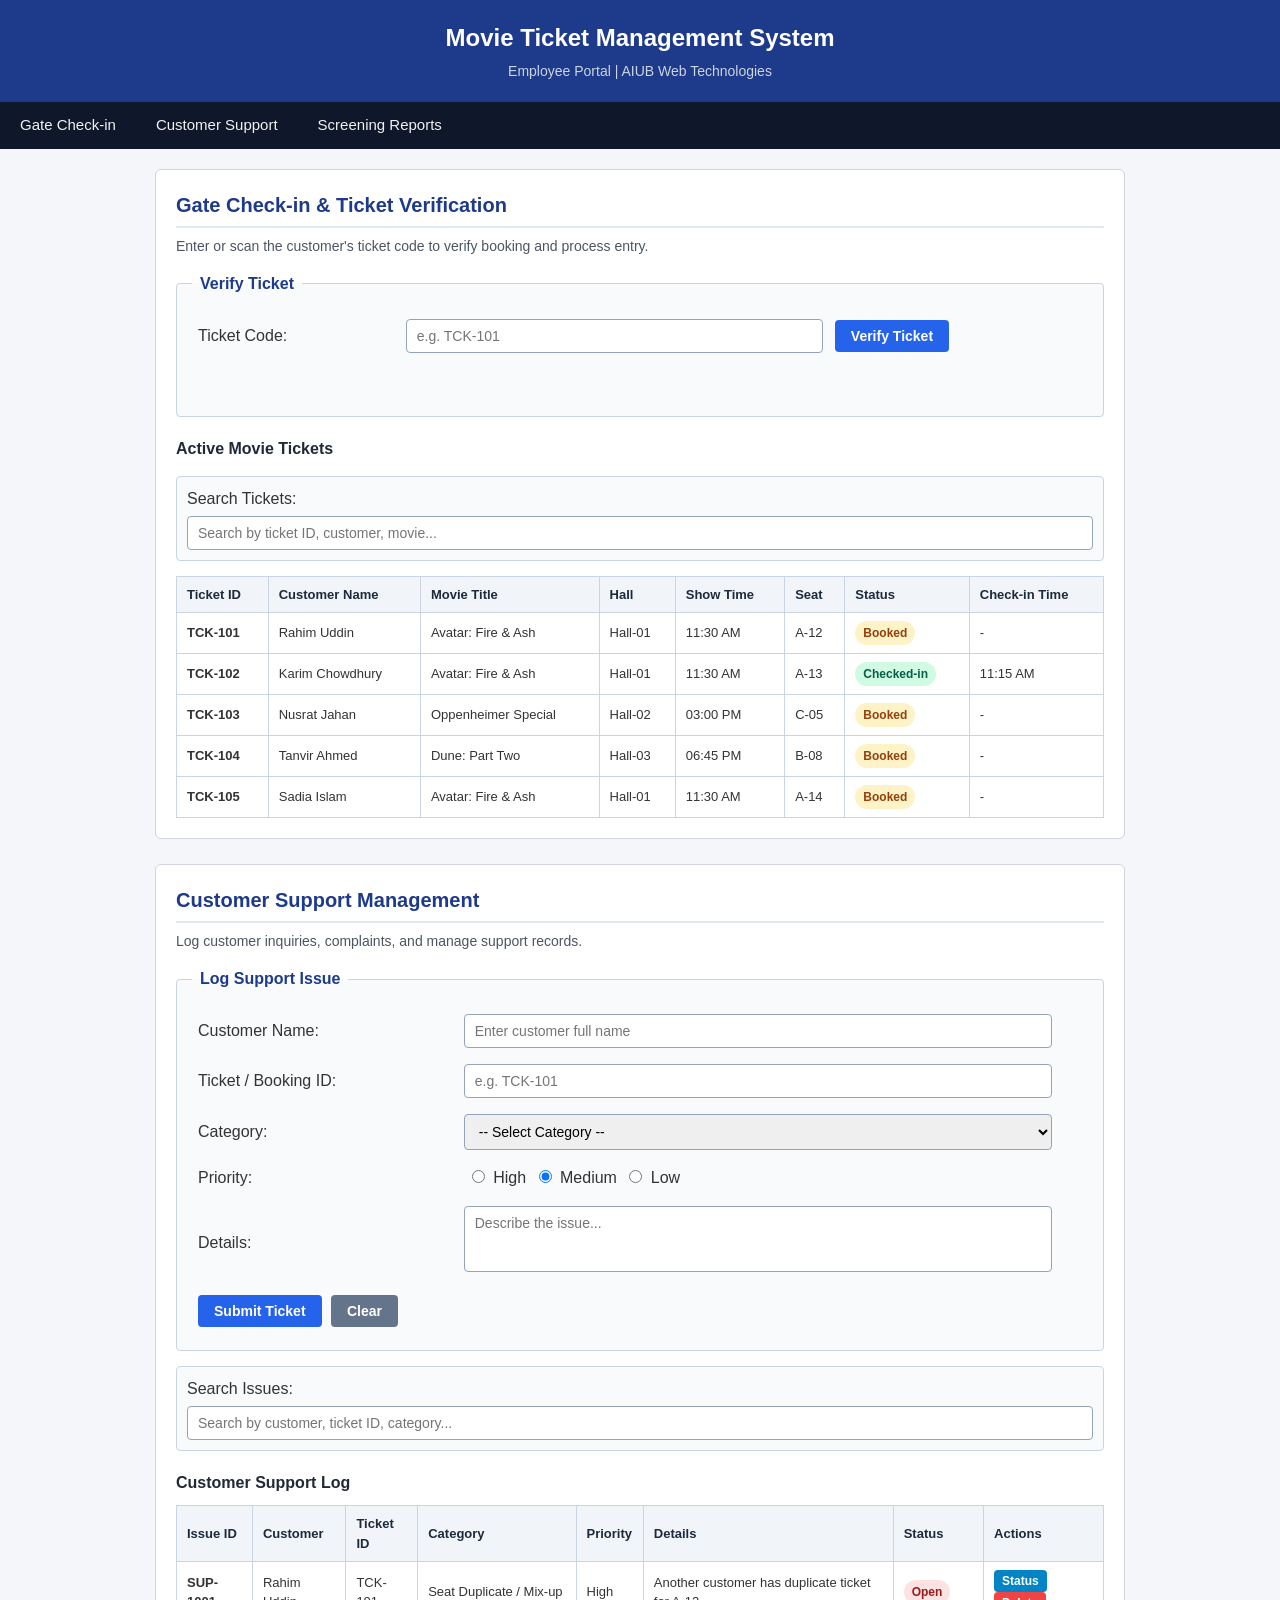
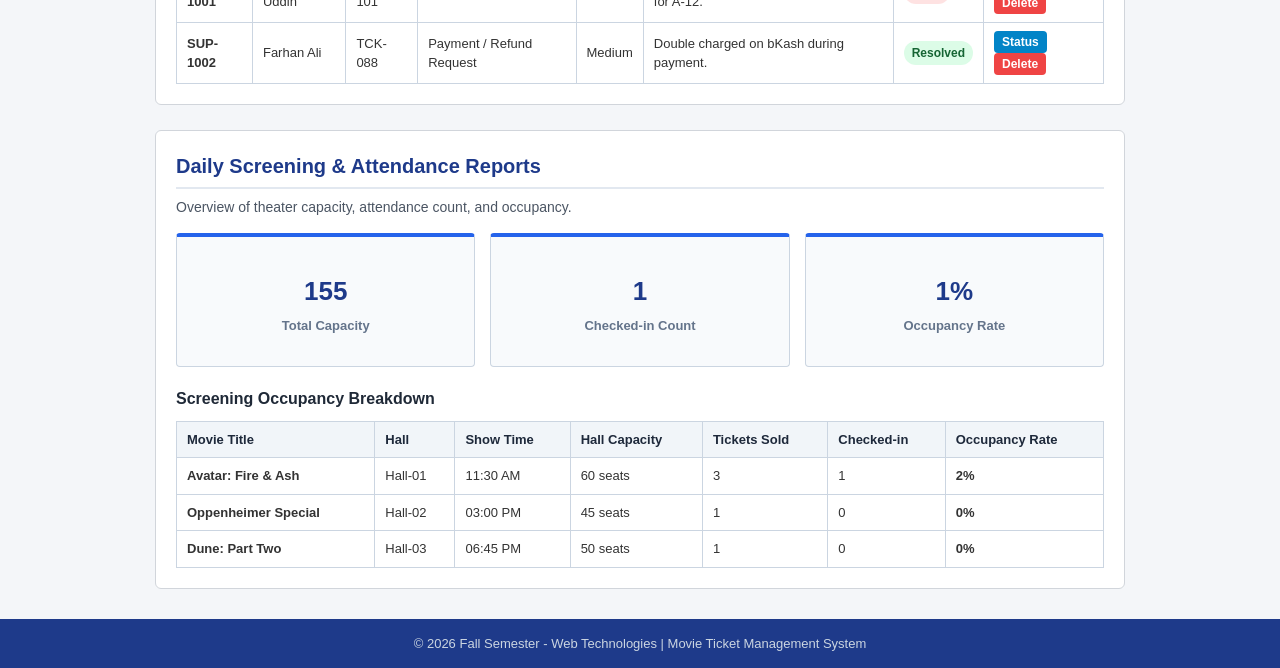
<file: Employee/employee_dashboard.html>
<!DOCTYPE html>
<html lang="en">
<head>
    <meta charset="UTF-8">
    <title>Movie Ticket Management System - Employee Portal</title>
    <link rel="stylesheet" href="style.css">
</head>
<body>

    <!-- Header -->
    <header class="header">
        <h1>Movie Ticket Management System</h1>
        <p>Employee Portal | AIUB Web Technologies</p>
    </header>

    <!-- Navigation -->
    <nav class="topnav">
        <a href="#gate-checkin">Gate Check-in</a>
        <a href="#support-section">Customer Support</a>
        <a href="#reports-section">Screening Reports</a>
    </nav>

    <!-- Main Content -->
    <main class="main-content">

        <!-- Gate Check-in Section -->
        <section id="gate-checkin" class="card">
            <h2>Gate Check-in &amp; Ticket Verification</h2>
            <p>Enter or scan the customer's ticket code to verify booking and process entry.</p>

            <form id="checkInForm" onsubmit="return handleCheckIn(event)">
                <fieldset>
                    <legend>Verify Ticket</legend>
                    <table class="form-table">
                        <tr>
                            <td><label for="ticketCodeInput">Ticket Code:</label></td>
                            <td>
                                <input type="text" id="ticketCodeInput" placeholder="e.g. TCK-101">
                            </td>
                            <td>
                                <input type="submit" value="Verify Ticket" class="btn btn-primary">
                            </td>
                        </tr>
                        <tr>
                            <td colspan="3">
                                <span id="ticketError" class="error-msg"></span>
                            </td>
                        </tr>
                    </table>
                </fieldset>
            </form>

            <div id="verificationResult" class="alert-box" style="display: none;"></div>

            <h3>Active Movie Tickets</h3>
            <div class="search-container">
                <label for="ticketSearchBar">Search Tickets:</label>
                <input type="text" id="ticketSearchBar" onkeyup="searchTickets()" placeholder="Search by ticket ID, customer, movie...">
            </div>
            <table class="data-table" id="ticketsTable">
                <thead>
                    <tr>
                        <th>Ticket ID</th>
                        <th>Customer Name</th>
                        <th>Movie Title</th>
                        <th>Hall</th>
                        <th>Show Time</th>
                        <th>Seat</th>
                        <th>Status</th>
                        <th>Check-in Time</th>
                    </tr>
                </thead>
                <tbody id="ticketsTableBody">
                </tbody>
            </table>
        </section>

        <!-- Customer Support Section -->
        <section id="support-section" class="card">
            <h2>Customer Support Management</h2>
            <p>Log customer inquiries, complaints, and manage support records.</p>

            <form id="supportForm" onsubmit="return validateSupportForm(event)">
                <fieldset>
                    <legend>Log Support Issue</legend>
                    <table class="form-table">
                        <tr>
                            <td><label for="custName">Customer Name:</label></td>
                            <td><input type="text" id="custName" placeholder="Enter customer full name"></td>
                            <td><span id="nameError" class="error-msg"></span></td>
                        </tr>

                        <tr>
                            <td><label for="bookingId">Ticket / Booking ID:</label></td>
                            <td><input type="text" id="bookingId" placeholder="e.g. TCK-101"></td>
                            <td><span id="bookingError" class="error-msg"></span></td>
                        </tr>

                        <tr>
                            <td><label for="issueCategory">Category:</label></td>
                            <td>
                                <select id="issueCategory">
                                    <option value="">-- Select Category --</option>
                                    <option value="Seat Duplicate / Mix-up">Seat Duplicate / Mix-up</option>
                                    <option value="Audio / Visual Quality">Audio / Visual Quality</option>
                                    <option value="Payment / Refund Request">Payment / Refund Request</option>
                                    <option value="Lost &amp; Found Item">Lost &amp; Found Item</option>
                                </select>
                            </td>
                            <td><span id="categoryError" class="error-msg"></span></td>
                        </tr>

                        <tr>
                            <td>Priority:</td>
                            <td>
                                <label><input type="radio" name="priorityLevel" value="High"> High</label>
                                <label><input type="radio" name="priorityLevel" value="Medium" checked> Medium</label>
                                <label><input type="radio" name="priorityLevel" value="Low"> Low</label>
                            </td>
                            <td><span id="priorityError" class="error-msg"></span></td>
                        </tr>

                        <tr>
                            <td><label for="issueDetails">Details:</label></td>
                            <td>
                                <textarea id="issueDetails" rows="3" cols="35" placeholder="Describe the issue..."></textarea>
                            </td>
                            <td><span id="detailsError" class="error-msg"></span></td>
                        </tr>

                        <tr>
                            <td colspan="3">
                                <input type="submit" value="Submit Ticket" class="btn btn-primary">
                                <input type="reset" value="Clear" class="btn btn-secondary">
                            </td>
                        </tr>
                    </table>
                </fieldset>
            </form>

            <div class="search-container">
                <label for="searchBar">Search Issues:</label>
                <input type="text" id="searchBar" onkeyup="searchSupportIssues()" placeholder="Search by customer, ticket ID, category...">
            </div>

            <h3>Customer Support Log</h3>
            <table class="data-table" id="supportTable">
                <thead>
                    <tr>
                        <th>Issue ID</th>
                        <th>Customer</th>
                        <th>Ticket ID</th>
                        <th>Category</th>
                        <th>Priority</th>
                        <th>Details</th>
                        <th>Status</th>
                        <th>Actions</th>
                    </tr>
                </thead>
                <tbody id="supportTableBody">
                </tbody>
            </table>
        </section>

        <!-- Screening & Attendance Reports Section -->
        <section id="reports-section" class="card">
            <h2>Daily Screening &amp; Attendance Reports</h2>
            <p>Overview of theater capacity, attendance count, and occupancy.</p>

            <div class="metric-container">
                <div class="metric-box">
                    <h3 id="metricCapacity">0</h3>
                    <p>Total Capacity</p>
                </div>
                <div class="metric-box">
                    <h3 id="metricCheckedIn">0</h3>
                    <p>Checked-in Count</p>
                </div>
                <div class="metric-box">
                    <h3 id="metricOccupancy">0%</h3>
                    <p>Occupancy Rate</p>
                </div>
            </div>

            <h3>Screening Occupancy Breakdown</h3>
            <table class="data-table" id="reportTable">
                <thead>
                    <tr>
                        <th>Movie Title</th>
                        <th>Hall</th>
                        <th>Show Time</th>
                        <th>Hall Capacity</th>
                        <th>Tickets Sold</th>
                        <th>Checked-in</th>
                        <th>Occupancy Rate</th>
                    </tr>
                </thead>
                <tbody id="reportTableBody">
                </tbody>
            </table>
        </section>

    </main>

    <!-- Footer -->
    <footer class="footer">
        <p>&copy; 2026 Fall Semester - Web Technologies | Movie Ticket Management System</p>
    </footer>

    <script src="employee.js"></script>
</body>
</html>
</file>
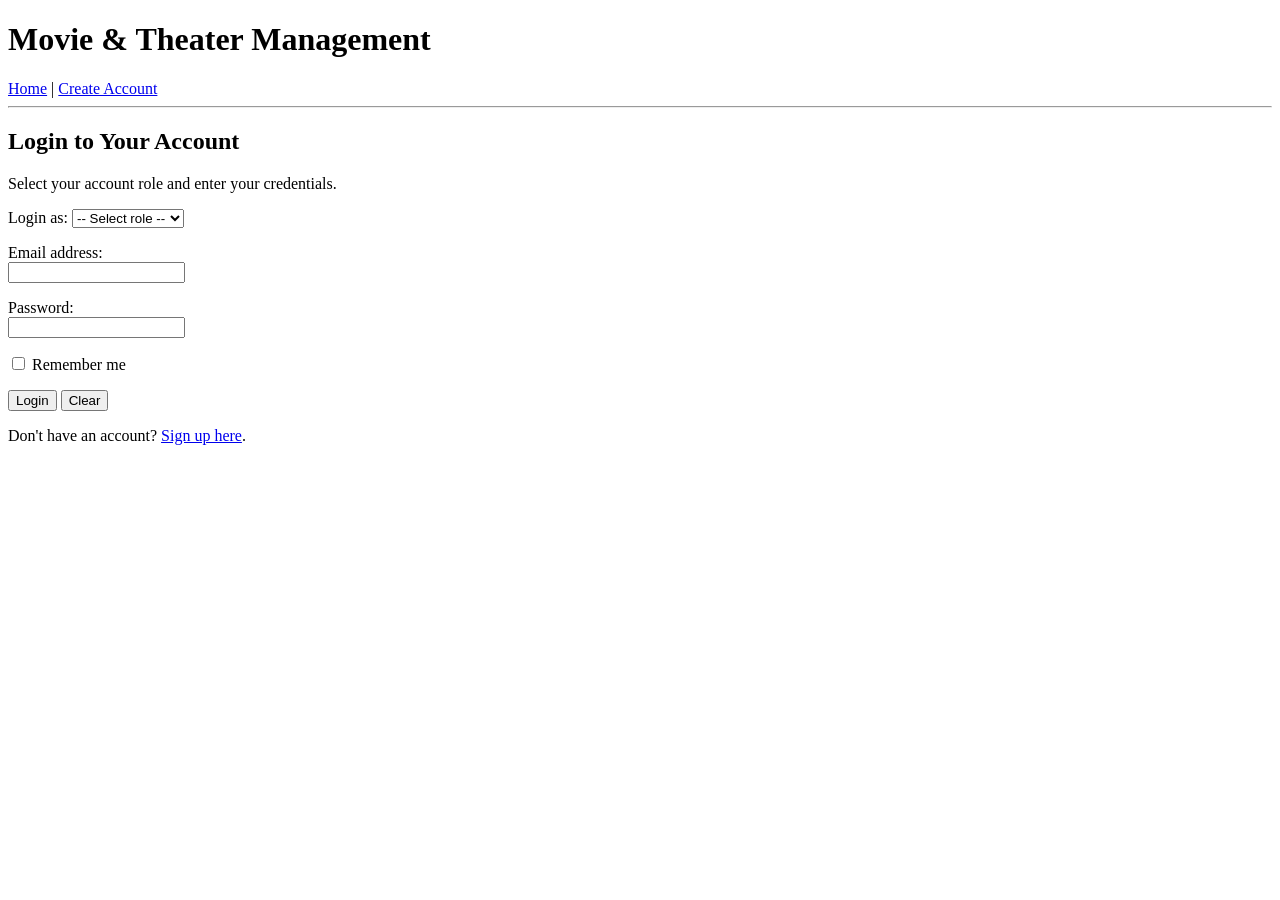
<file: html/login.html>
<!DOCTYPE html>
<html lang="en">
<head>
  <meta charset="UTF-8">
  <meta name="viewport" content="width=device-width, initial-scale=1.0">
  <title>Login | </title>
</head>
<body>
  <header>
    <h1>Movie & Theater Management</h1>
    <nav><a href="index.html">Home</a> | <a href="register.html">Create Account</a></nav>
  </header>
  <hr>
  <main>
    <h2>Login to Your Account</h2>
    <p>Select your account role and enter your credentials.</p>
    <form action="#" method="post">
      <p><label for="role">Login as:</label>
      <select id="role" name="role" required>
        <option value="">-- Select role --</option>
        <option value="admin">Admin</option>
        <option value="buyer">Ticket Buyer</option>
        <option value="employee">Employee</option>
        <option value="renter">Theater Renter</option>
      </select></p>
      <p><label for="email">Email address:</label><br><input type="email" id="email" name="email" required></p>
      <p><label for="password">Password:</label><br><input type="password" id="password" name="password" required></p>
      <p><label><input type="checkbox" name="remember"> Remember me</label></p>
      <button type="submit">Login</button>
      <button type="reset">Clear</button>
    </form>
    <p>Don't have an account? <a href="register.html">Sign up here</a>.</p>
  </main>
</body>
</html>
</file>
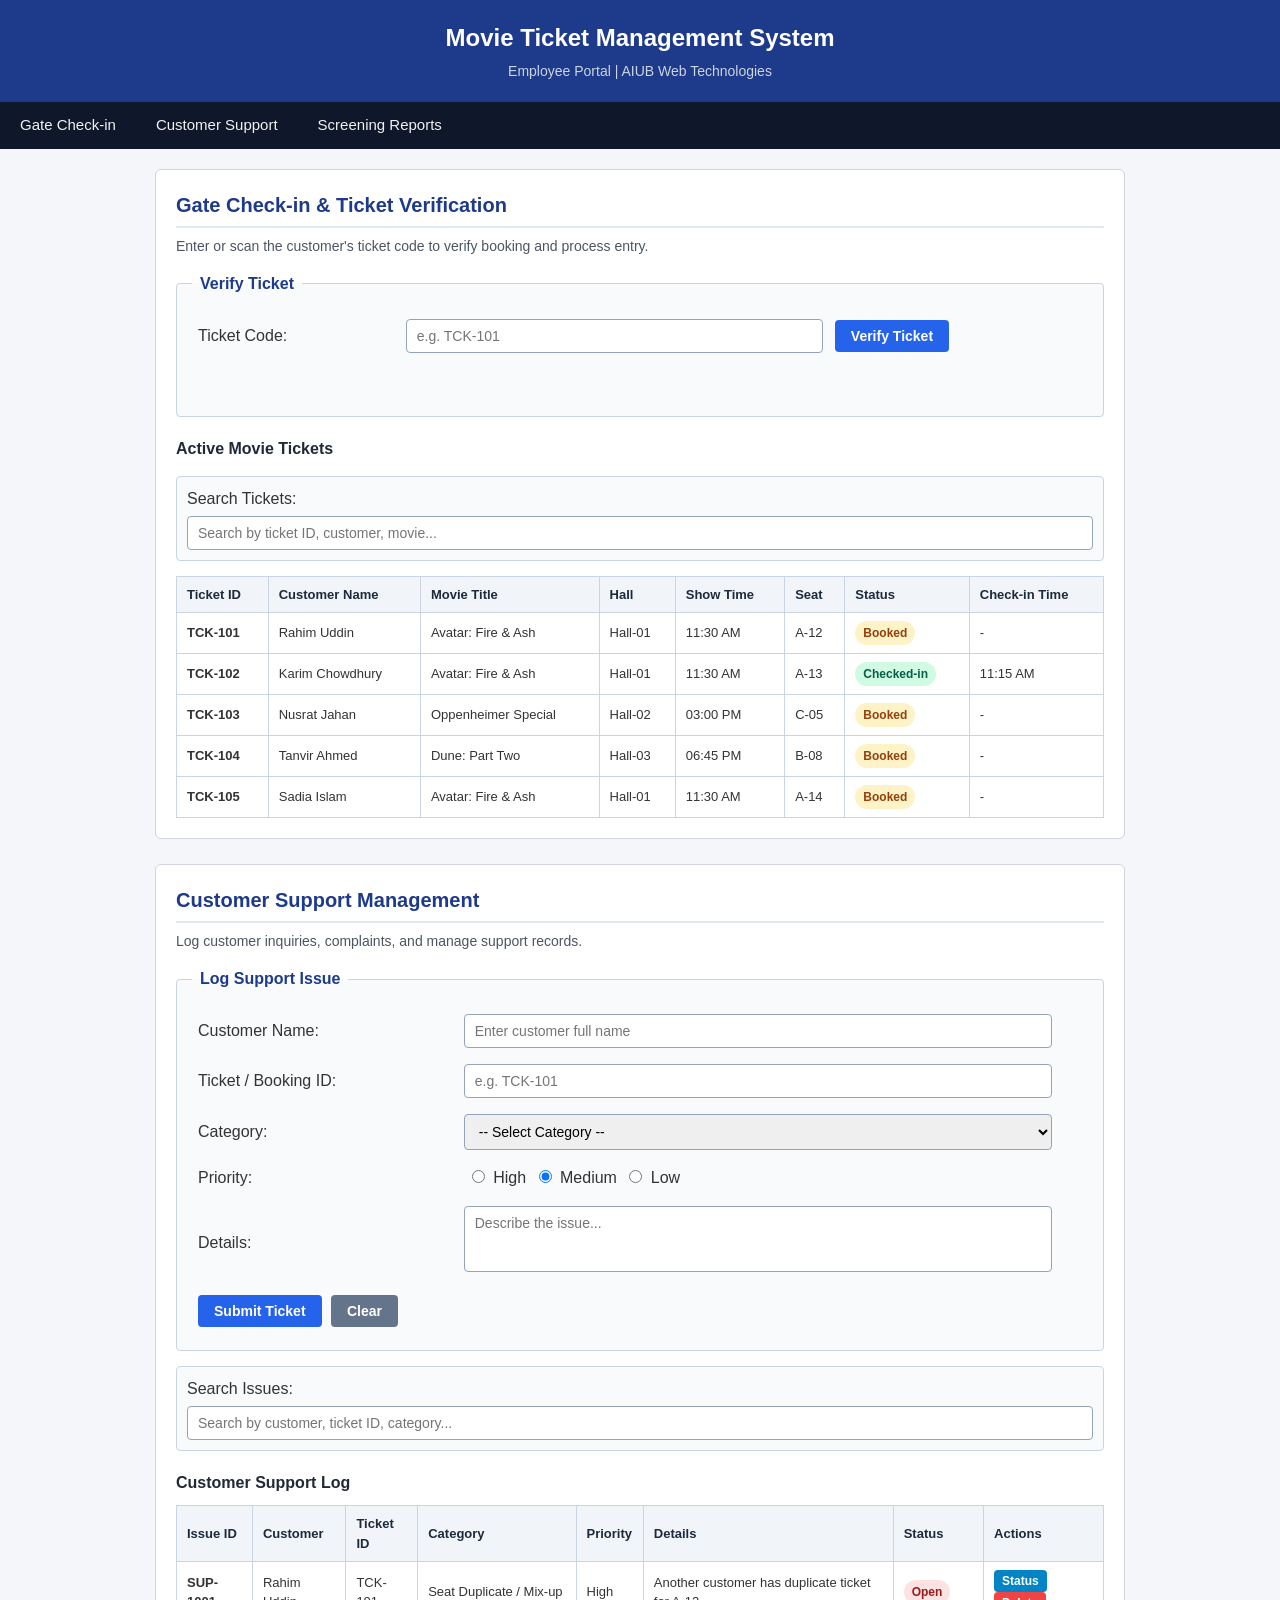
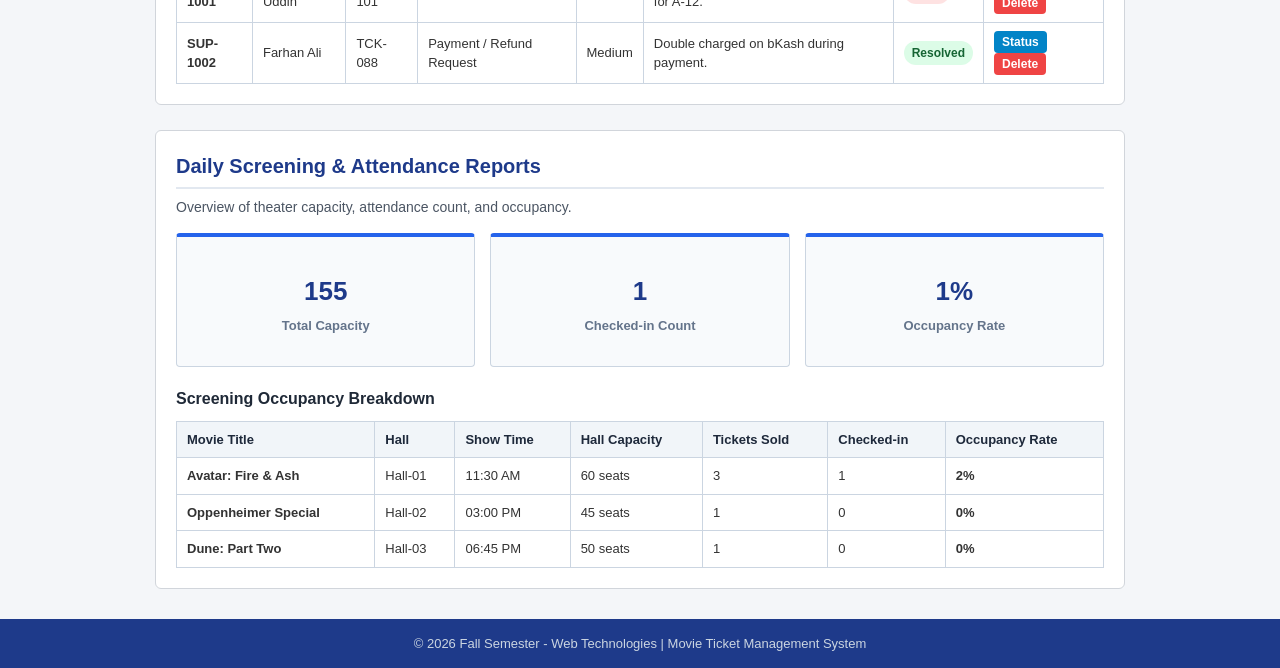
<file: Employee/html/employee_dashboard.html>
<!DOCTYPE html>
<html lang="en">
<head>
    <meta charset="UTF-8">
    <title>Movie Ticket Management System - Employee Portal</title>
    <link rel="stylesheet" href="../css/style.css">
</head>
<body>

    <!-- Header -->
    <header class="header">
        <h1>Movie Ticket Management System</h1>
        <p>Employee Portal | AIUB Web Technologies</p>
    </header>

    <!-- Navigation -->
    <nav class="topnav">
        <a href="#gate-checkin">Gate Check-in</a>
        <a href="#support-section">Customer Support</a>
        <a href="#reports-section">Screening Reports</a>
    </nav>

    <!-- Main Content -->
    <main class="main-content">

        <!-- Gate Check-in Section -->
        <section id="gate-checkin" class="card">
            <h2>Gate Check-in &amp; Ticket Verification</h2>
            <p>Enter or scan the customer's ticket code to verify booking and process entry.</p>

            <form id="checkInForm" onsubmit="return handleCheckIn(event)">
                <fieldset>
                    <legend>Verify Ticket</legend>
                    <table class="form-table">
                        <tr>
                            <td><label for="ticketCodeInput">Ticket Code:</label></td>
                            <td>
                                <input type="text" id="ticketCodeInput" placeholder="e.g. TCK-101">
                            </td>
                            <td>
                                <input type="submit" value="Verify Ticket" class="btn btn-primary">
                            </td>
                        </tr>
                        <tr>
                            <td colspan="3">
                                <span id="ticketError" class="error-msg"></span>
                            </td>
                        </tr>
                    </table>
                </fieldset>
            </form>

            <div id="verificationResult" class="alert-box" style="display: none;"></div>

            <h3>Active Movie Tickets</h3>
            <div class="search-container">
                <label for="ticketSearchBar">Search Tickets:</label>
                <input type="text" id="ticketSearchBar" onkeyup="searchTickets()" placeholder="Search by ticket ID, customer, movie...">
            </div>
            <table class="data-table" id="ticketsTable">
                <thead>
                    <tr>
                        <th>Ticket ID</th>
                        <th>Customer Name</th>
                        <th>Movie Title</th>
                        <th>Hall</th>
                        <th>Show Time</th>
                        <th>Seat</th>
                        <th>Status</th>
                        <th>Check-in Time</th>
                    </tr>
                </thead>
                <tbody id="ticketsTableBody">
                </tbody>
            </table>
        </section>

        <!-- Customer Support Section -->
        <section id="support-section" class="card">
            <h2>Customer Support Management</h2>
            <p>Log customer inquiries, complaints, and manage support records.</p>

            <form id="supportForm" onsubmit="return validateSupportForm(event)">
                <fieldset>
                    <legend>Log Support Issue</legend>
                    <table class="form-table">
                        <tr>
                            <td><label for="custName">Customer Name:</label></td>
                            <td><input type="text" id="custName" placeholder="Enter customer full name"></td>
                            <td><span id="nameError" class="error-msg"></span></td>
                        </tr>

                        <tr>
                            <td><label for="bookingId">Ticket / Booking ID:</label></td>
                            <td><input type="text" id="bookingId" placeholder="e.g. TCK-101"></td>
                            <td><span id="bookingError" class="error-msg"></span></td>
                        </tr>

                        <tr>
                            <td><label for="issueCategory">Category:</label></td>
                            <td>
                                <select id="issueCategory">
                                    <option value="">-- Select Category --</option>
                                    <option value="Seat Duplicate / Mix-up">Seat Duplicate / Mix-up</option>
                                    <option value="Audio / Visual Quality">Audio / Visual Quality</option>
                                    <option value="Payment / Refund Request">Payment / Refund Request</option>
                                    <option value="Lost &amp; Found Item">Lost &amp; Found Item</option>
                                </select>
                            </td>
                            <td><span id="categoryError" class="error-msg"></span></td>
                        </tr>

                        <tr>
                            <td>Priority:</td>
                            <td>
                                <label><input type="radio" name="priorityLevel" value="High"> High</label>
                                <label><input type="radio" name="priorityLevel" value="Medium" checked> Medium</label>
                                <label><input type="radio" name="priorityLevel" value="Low"> Low</label>
                            </td>
                            <td><span id="priorityError" class="error-msg"></span></td>
                        </tr>

                        <tr>
                            <td><label for="issueDetails">Details:</label></td>
                            <td>
                                <textarea id="issueDetails" rows="3" cols="35" placeholder="Describe the issue..."></textarea>
                            </td>
                            <td><span id="detailsError" class="error-msg"></span></td>
                        </tr>

                        <tr>
                            <td colspan="3">
                                <input type="submit" value="Submit Ticket" class="btn btn-primary">
                                <input type="reset" value="Clear" class="btn btn-secondary">
                            </td>
                        </tr>
                    </table>
                </fieldset>
            </form>

            <div class="search-container">
                <label for="searchBar">Search Issues:</label>
                <input type="text" id="searchBar" onkeyup="searchSupportIssues()" placeholder="Search by customer, ticket ID, category...">
            </div>

            <h3>Customer Support Log</h3>
            <table class="data-table" id="supportTable">
                <thead>
                    <tr>
                        <th>Issue ID</th>
                        <th>Customer</th>
                        <th>Ticket ID</th>
                        <th>Category</th>
                        <th>Priority</th>
                        <th>Details</th>
                        <th>Status</th>
                        <th>Actions</th>
                    </tr>
                </thead>
                <tbody id="supportTableBody">
                </tbody>
            </table>
        </section>

        <!-- Screening & Attendance Reports Section -->
        <section id="reports-section" class="card">
            <h2>Daily Screening &amp; Attendance Reports</h2>
            <p>Overview of theater capacity, attendance count, and occupancy.</p>

            <div class="metric-container">
                <div class="metric-box">
                    <h3 id="metricCapacity">0</h3>
                    <p>Total Capacity</p>
                </div>
                <div class="metric-box">
                    <h3 id="metricCheckedIn">0</h3>
                    <p>Checked-in Count</p>
                </div>
                <div class="metric-box">
                    <h3 id="metricOccupancy">0%</h3>
                    <p>Occupancy Rate</p>
                </div>
            </div>

            <h3>Screening Occupancy Breakdown</h3>
            <table class="data-table" id="reportTable">
                <thead>
                    <tr>
                        <th>Movie Title</th>
                        <th>Hall</th>
                        <th>Show Time</th>
                        <th>Hall Capacity</th>
                        <th>Tickets Sold</th>
                        <th>Checked-in</th>
                        <th>Occupancy Rate</th>
                    </tr>
                </thead>
                <tbody id="reportTableBody">
                </tbody>
            </table>
        </section>

    </main>

    <!-- Footer -->
    <footer class="footer">
        <p>&copy; 2026 Fall Semester - Web Technologies | Movie Ticket Management System</p>
    </footer>

    <script src="../js/employee.js"></script>
</body>
</html>
</file>
<file: css/index.css>
* {
    box-sizing: border-box;
    margin: 0;
    padding: 0;
}

body {
    background: #101116;
    color: #f4f4f5;
    font-family: Arial, Helvetica, sans-serif;
    line-height: 1.6;
}

a {
    color: #f4b942;
    text-decoration: none;
}

.topbar {
    min-height: 72px;
    padding: 15px 7%;
    display: flex;
    justify-content: space-between;
    align-items: center;
    background: #17191f;
    border-bottom: 1px solid #2c2e36;
}

.logo {
    color: #f4b942;
    font-size: 25px;
    font-weight: bold;
    letter-spacing: 2px;
}

nav {
    display: flex;
    gap: 25px;
    align-items: center;
}

nav a {
    color: #e5e5e7;
}

nav a:hover {
    color: #f4b942;
}

.nav-button, .button {
    display: inline-block;
    background: #f4b942;
    color: #171717;
    border: 0;
    padding: 11px 20px;
    border-radius: 6px;
    font-weight: bold;
    cursor: pointer;
}

.nav-button:hover, .button:hover {
    background: #ffd477;
}

.hero {
    padding: 90px 10%;
    min-height: 480px;
    display: flex;
    align-items: center;
    justify-content: space-between;
    gap: 40px;
    background: radial-gradient(circle at 80% 45%, #342b20, #101116 45%);
}

.tag {
    color: #f4b942;
    font-size: 12px;
    font-weight: bold;
    letter-spacing: 2px;
    margin-bottom: 12px;
}

.hero h1 {
    font-size: clamp(42px, 6vw, 68px);
    line-height: 1.08;
    margin-bottom: 18px;
}

.hero h1 span {
    color: #f4b942;
}

.hero-text {
    color: #b9bac1;
    margin-bottom: 25px;
}

.hero-box {
    width: 280px;
    height: 340px;
    padding: 18px;
    background: linear-gradient(140deg, #f4b942, #8e4b23);
    transform: rotate(3deg);
    border-radius: 12px;
}

.ticket-shape {
    height: 100%;
    padding: 25px;
    border: 1px dashed #2b1c11;
    color: #1b1712;
    display: flex;
    flex-direction: column;
    justify-content: space-between;
}

.ticket-shape h2 {
    font-size: 43px;
    line-height: 1.05;
}

.ticket-shape p, .ticket-shape span {
    font-size: 11px;
    font-weight: bold;
    letter-spacing: 2px;
}

.content-section {
    padding: 65px 8%;
}

.content-section h2 {
    font-size: 30px;
    margin-bottom: 25px;
}

.movie-list, .role-list {
    display: grid;
    grid-template-columns: repeat(3, 1fr);
    gap: 22px;
}

.movie-card, .role-list div, .panel, .form-card {
    background: #1a1c23;
    border: 1px solid #30323b;
    border-radius: 10px;
}

.movie-card {
    padding: 14px;
}

.movie-card h3 {
    margin: 12px 0 3px;
}

.movie-card p, .role-list p {
    color: #a8a9b0;
    font-size: 14px;
}

.movie-art {
    height: 190px;
    border-radius: 7px;
    display: flex;
    align-items: center;
    justify-content: center;
    font-size: 60px;
    font-weight: bold;
    color: #fff;
}

.art-one { background: linear-gradient(135deg, #512b2b, #d27b36); }
.art-two { background: linear-gradient(135deg, #25444a, #579b9b); }
.art-three { background: linear-gradient(135deg, #252c58, #8058a5); }

.roles {
    background: #17191f;
}

.role-list {
    grid-template-columns: repeat(4, 1fr);
}

.role-list div {
    padding: 22px;
}

.role-list h3 {
    color: #f4b942;
    margin-bottom: 8px;
}

footer {
    padding: 25px;
    text-align: center;
    color: #92939b;
    border-top: 1px solid #2c2e36;
}

.form-page {
    min-height: calc(100vh - 72px);
    padding: 45px 15px;
    display: flex;
    justify-content: center;
    align-items: flex-start;
}

.form-card {
    width: 100%;
    max-width: 440px;
    padding: 30px;
}

.form-card h1 {
    margin-bottom: 20px;
}

label {
    display: block;
    margin: 13px 0 6px;
    color: #d9d9dd;
}

input, select, textarea {
    width: 100%;
    padding: 12px;
    background: #111319;
    border: 1px solid #393b45;
    border-radius: 6px;
    color: #f4f4f5;
    outline: none;
}

input:focus, select:focus, textarea:focus {
    border-color: #f4b942;
}

.full-button {
    width: 100%;
    margin-top: 12px;
}

.error {
    color: #ff7777;
    min-height: 22px;
    margin-top: 8px;
}

.success {
    color: #75d69a;
    margin-top: 8px;
}

.form-bottom {
    text-align: center;
    color: #aaa;
    margin-top: 18px;
}

.demo-box {
    background: #111319;
    padding: 12px;
    margin-top: 20px;
    border-radius: 6px;
    color: #aaa;
    font-size: 13px;
}

.demo-box strong {
    color: #f4b942;
}

.dashboard {
    width: 86%;
    max-width: 1200px;
    margin: 35px auto;
}

.dashboard-heading {
    display: flex;
    justify-content: space-between;
    align-items: center;
    margin-bottom: 25px;
}

.dashboard-heading h1 {
    font-size: 32px;
}

.role-label {
    background: #30291d;
    color: #f4b942;
    padding: 9px 14px;
    border-radius: 20px;
    font-size: 13px;
}

.panel {
    padding: 22px;
    margin-bottom: 22px;
}

.panel h2 {
    margin-bottom: 17px;
}

.inline-form, .form-grid {
    display: grid;
    grid-template-columns: repeat(4, 1fr);
    gap: 10px;
    margin-bottom: 15px;
}

.search {
    max-width: 360px;
    margin: 8px 0 15px;
}

.table-wrap {
    overflow-x: auto;
}

table {
    width: 100%;
    border-collapse: collapse;
    min-width: 550px;
}

th, td {
    padding: 12px;
    border-bottom: 1px solid #343640;
    text-align: left;
}

th {
    color: #f4b942;
    background: #22242c;
}

td button {
    margin-right: 5px;
}

.small-button {
    background: #393b45;
    color: white;
    border: 0;
    padding: 6px 10px;
    border-radius: 4px;
    cursor: pointer;
}

.delete-button {
    background: #6e3035;
}

.summary-grid {
    display: grid;
    grid-template-columns: repeat(3, 1fr);
    gap: 15px;
}

.summary-grid div {
    padding: 20px;
    background: #111319;
    border-radius: 8px;
}

.summary-grid strong, .summary-grid span {
    display: block;
}

.summary-grid strong {
    color: #f4b942;
    font-size: 28px;
}

.summary-grid span {
    color: #aaa;
}

.dashboard-movies {
    grid-template-columns: repeat(3, 1fr);
}

.dashboard-movies .button {
    margin-top: 12px;
}

.simple-list {
    padding-left: 20px;
    color: #c5c5ca;
}

@media (max-width: 750px) {
    .topbar, .hero, .dashboard-heading {
        flex-direction: column;
        align-items: flex-start;
    }

    nav {
        flex-wrap: wrap;
        gap: 14px;
    }

    .hero {
        padding: 55px 8%;
    }

    .hero-box {
        width: 220px;
        height: 280px;
    }

    .movie-list, .role-list, .dashboard-movies {
        grid-template-columns: 1fr;
    }

    .inline-form, .form-grid {
        grid-template-columns: 1fr;
    }

    .dashboard {
        width: 92%;
    }

    .summary-grid {
        grid-template-columns: 1fr;
    }
}



.hero { min-height: 480px; }
.hero-box { box-shadow: 0 18px 45px rgba(0,0,0,.25); }
.content-section { max-width: 1400px; margin: auto; }
.movie-card { transition: transform .2s; }
.movie-card:hover { transform: translateY(-5px); }
</file>
<file: ticket-buyer/css/style.css>
/* ==========================================================
   MovieTheater – Premium Cinema UI (CSS only, matches mockup)
   Save as: css/style.css
   ========================================================== */
/* Pure HTML + CSS + JS project: system fonts only, no external links */

:root {
    --navy-950: #030a1c;
    --navy-900: #061330;
    --navy-800: #0a1d4a;
    --navy-700: #102a6b;
    --blue: #2f6bff;
    --gold-300: #ffe08a;
    --gold-400: #f7c948;
    --gold-600: #c98f12;
    --ink: #0b1533;
    --ink-soft: #4a5578;
    --ink-mute: #8a93b2;
    --glass: linear-gradient(145deg, #fff 0%, #eef2ff 55%, #d9e3ff 100%);
    --danger: #ff5d6c;
    --shadow: 0 18px 40px rgba(0, 0, 0, .45);
    --ease: cubic-bezier(.22, .8, .24, 1);
}

*,
*::before,
*::after {
    box-sizing: border-box;
    margin: 0;
    padding: 0;
}

html {
    scroll-behavior: smooth;
    scroll-padding-top: 80px;
}

a {
    color: inherit;
    text-decoration: none;
}

body {
    font-family: "Segoe UI", system-ui, -apple-system, Roboto, Arial, sans-serif;
    line-height: 1.6;
    color: #fff;
    -webkit-font-smoothing: antialiased;
    background:
        radial-gradient(800px 420px at 50% 62%, rgba(47, 107, 255, .26), transparent 70%),
        radial-gradient(600px 400px at 100% 25%, rgba(16, 42, 107, .6), transparent 70%),
        linear-gradient(180deg, var(--navy-950), var(--navy-900) 45%, #050e26);
    background-attachment: fixed;
}

::selection {
    background: var(--gold-400);
    color: var(--navy-950);
}

::-webkit-scrollbar {
    width: 10px;
}

::-webkit-scrollbar-track {
    background: var(--navy-950);
}

::-webkit-scrollbar-thumb {
    background: linear-gradient(var(--gold-400), var(--gold-600));
    border-radius: 10px;
    border: 2px solid var(--navy-950);
}

/* ---------- Header ---------- */
.header {
    display: flex;
    align-items: center;
    justify-content: space-between;
    gap: 16px;
    padding: 12px 5vw;
    background: linear-gradient(180deg, #020816, var(--navy-900));
}

.logo {
    display: inline-flex;
    align-items: center;
    gap: 8px;
    font-size: 1.7rem;
    font-weight: 800;
    letter-spacing: -.5px;
}

.logo::before {
    content: "🎞️";
    margin-right: 4px;
    filter: drop-shadow(0 0 8px rgba(247, 201, 72, .7));
}

.logo span {
    color: var(--gold-400);
    text-shadow: 0 0 18px rgba(247, 201, 72, .45);
}

.user-info {
    display: flex;
    align-items: center;
    gap: 12px;
    flex-wrap: wrap;
    font-size: .9rem;
    font-weight: 700;
}

/* ---------- Buttons ---------- */
.btn,
button {
    font-family: inherit;
    cursor: pointer;
    border: 0;
    transition: transform .25s var(--ease), box-shadow .25s var(--ease), background .25s, color .25s, border-color .25s;
}

.btn {
    display: inline-flex;
    padding: 9px 18px;
    font-size: .85rem;
    font-weight: 700;
    color: #fff;
    border-radius: 10px;
    background: linear-gradient(135deg, #3d7bff, #1f4fd6);
    box-shadow: 0 6px 18px rgba(47, 107, 255, .5), inset 0 1px 0 rgba(255, 255, 255, .3);
}

.btn-light {
    background: transparent;
    border: 1px solid rgba(255, 255, 255, .8);
    box-shadow: none;
}

.btn:hover {
    transform: translateY(-2px);
    box-shadow: 0 0 28px rgba(47, 107, 255, .6);
}

.btn-light:hover {
    background: #fff;
    color: var(--navy-900);
}

button[type="submit"],
button[type="reset"] {
    padding: 13px 32px;
    font-size: .95rem;
    font-weight: 800;
    border-radius: 14px;
}

button[type="submit"] {
    color: var(--navy-950);
    background: linear-gradient(135deg, var(--gold-300), var(--gold-400) 45%, var(--gold-600));
    box-shadow: 0 10px 26px rgba(247, 201, 72, .35), inset 0 1px 0 rgba(255, 255, 255, .6);
}

button[type="submit"]:hover {
    transform: translateY(-3px);
    box-shadow: 0 0 30px rgba(247, 201, 72, .55);
}

button[type="reset"] {
    color: var(--navy-800);
    background: transparent;
    border: 1.5px solid #aebbe8;
}

button[type="reset"]:hover {
    color: #fff;
    background: var(--navy-800);
    border-color: var(--navy-800);
    transform: translateY(-3px);
}

form>button[type="reset"] {
    color: #fff;
    border-color: rgba(255, 255, 255, .4);
}

form>button[type="reset"]:hover {
    color: var(--gold-400);
    background: transparent;
    border-color: var(--gold-400);
}

button:active,
.btn:active {
    transform: scale(.97);
}

:focus-visible {
    outline: 3px solid rgba(247, 201, 72, .7);
    outline-offset: 3px;
}

/* ---------- Nav ---------- */
.topnav {
    position: sticky;
    top: 0;
    z-index: 50;
    display: flex;
    justify-content: center;
    gap: 4px;
    padding: 0 3vw;
    overflow-x: auto;
    white-space: nowrap;
    scrollbar-width: none;
    background: rgba(6, 19, 48, .88);
    backdrop-filter: blur(14px);
    border-bottom: 1px solid rgba(255, 255, 255, .06);
}

.topnav::-webkit-scrollbar {
    display: none;
}

.topnav a {
    position: relative;
    padding: 15px 16px;
    font-size: .84rem;
    font-weight: 700;
    color: rgba(255, 255, 255, .85);
    transition: color .25s;
}

.topnav a::after {
    content: "";
    position: absolute;
    left: 50%;
    bottom: 0;
    width: 0;
    height: 3px;
    border-radius: 3px;
    background: linear-gradient(90deg, transparent, var(--gold-400), transparent);
    transform: translateX(-50%);
    transition: width .3s var(--ease);
}

.topnav a:hover,
.topnav a.active {
    color: #fff;
}

.topnav a:hover::after,
.topnav a.active::after {
    width: 90%;
}

/* ---------- Layout & headings ---------- */
.container {
    width: min(1180px, 92%);
    margin: 0 auto;
    padding: 30px 0 60px;
}

.home-section {
    margin-bottom: 56px;
    animation: up .7s var(--ease) both;
}

@keyframes up {
    from {
        opacity: 0;
        transform: translateY(24px);
    }
}

.section-heading {
    margin-bottom: 24px;
}

.section-heading h2 {
    font-size: clamp(1.6rem, 3vw, 2.1rem);
    font-weight: 800;
    letter-spacing: -.5px;
}

.section-heading p {
    margin-top: 6px;
    color: rgba(255, 255, 255, .88);
}

.section-heading::after {
    content: "";
    display: block;
    width: 52px;
    height: 3px;
    margin-top: 14px;
    border-radius: 4px;
    background: linear-gradient(90deg, var(--gold-400), var(--gold-600));
    box-shadow: 0 0 14px rgba(247, 201, 72, .6);
}

#booking h2::before {
    content: "🎬 ";
}

#my-bookings h2::before {
    content: "🎟️ ";
}

#booking-history h2::before {
    content: "🕘 ";
}

#cancellation h2::before {
    content: "↩️ ";
}

#digital-ticket h2::before {
    content: "📱 ";
}

#profile h2::before {
    content: "👤 ";
}

/* ---------- Hero (curtains + gold "Dashboard" + cinema props) ---------- */
#dashboard .section-heading {
    position: relative;
    isolation: isolate;
    overflow: hidden;
    margin-bottom: 0;
    padding: clamp(34px, 5vw, 60px) clamp(24px, 6vw, 80px);
    border: 1px solid rgba(255, 255, 255, .08);
    border-radius: 26px;
    box-shadow: var(--shadow);
    background:
        radial-gradient(420px 240px at 82% 50%, rgba(247, 201, 72, .22), transparent 70%),
        radial-gradient(600px 300px at 0 100%, rgba(47, 107, 255, .25), transparent 70%),
        linear-gradient(135deg, #040d26, #0a1d4a 60%, #071636);
}

#dashboard .section-heading::before {
    /* red stage curtains */
    content: "";
    position: absolute;
    inset: 0;
    z-index: -1;
    pointer-events: none;
    background:
        repeating-linear-gradient(90deg, rgba(0, 0, 0, .25) 0 6px, transparent 6px 14px) left / 9% 100% no-repeat,
        repeating-linear-gradient(90deg, rgba(0, 0, 0, .25) 0 6px, transparent 6px 14px) right / 9% 100% no-repeat,
        linear-gradient(90deg, #a30f22, #6d0a17 5%, transparent 11%),
        linear-gradient(270deg, #a30f22, #6d0a17 5%, transparent 11%);
}

#dashboard .section-heading::after {
    /* cinema props */
    content: "🎞️🍿🎟️";
    position: absolute;
    right: 7%;
    top: 50%;
    width: auto;
    height: auto;
    margin: 0;
    font-size: clamp(2.4rem, 6vw, 4.6rem);
    letter-spacing: -.1em;
    white-space: nowrap;
    background: none;
    box-shadow: none;
    transform: translateY(-50%);
    filter: drop-shadow(0 0 28px rgba(247, 201, 72, .6));
    animation: float 4s ease-in-out infinite;
}

@keyframes float {
    50% {
        transform: translateY(-58%);
    }
}

#dashboard .section-heading h1 {
    display: inline-block;
    font-size: clamp(2rem, 5vw, 3.6rem);
    font-weight: 800;
    line-height: 1.1;
    letter-spacing: -1.5px;
    white-space: nowrap;
    background: linear-gradient(90deg, #fff 0 53%, var(--gold-300) 54%, var(--gold-400));
    -webkit-background-clip: text;
    background-clip: text;
    -webkit-text-fill-color: transparent;
    /* "Dashboard" gold: adjust 53%/54% if needed */
}

#dashboard .section-heading p {
    display: block;
    max-width: 520px;
    margin-top: 12px;
}

/* ---------- Feature cards ---------- */
.feature-strip {
    display: grid;
    grid-template-columns: repeat(auto-fit, minmax(250px, 1fr));
    gap: 24px;
    margin-top: 26px;
}

.feature {
    display: grid;
    grid-template-columns: auto 1fr;
    column-gap: 16px;
    align-items: center;
    padding: 22px 24px;
    color: var(--ink);
    background: var(--glass);
    border-radius: 18px;
    box-shadow: var(--shadow), inset 0 -3px 0 rgba(247, 201, 72, .8);
    transition: transform .35s var(--ease), box-shadow .35s var(--ease);
}

.feature:hover {
    transform: translateY(-8px);
    box-shadow: 0 26px 50px rgba(0, 0, 0, .5), 0 0 28px rgba(247, 201, 72, .35), inset 0 -3px 0 var(--gold-400);
}

.feature-icon {
    grid-row: span 2;
    display: grid;
    place-items: center;
    width: 58px;
    height: 58px;
    font-size: 0;
    border-radius: 16px;
    background: linear-gradient(145deg, var(--navy-700), var(--navy-950));
    box-shadow: 0 8px 18px rgba(10, 29, 74, .55), inset 0 1px 0 rgba(255, 255, 255, .2);
}

.feature-icon::before {
    font-size: 1.6rem;
    filter: drop-shadow(0 0 8px rgba(247, 201, 72, .6));
}

.feature:nth-child(1) .feature-icon::before {
    content: "🎟️";
}

.feature:nth-child(2) .feature-icon::before {
    content: "🛡️";
}

.feature:nth-child(3) .feature-icon::before {
    content: "📱";
}

.feature h3 {
    font-size: 1.15rem;
    font-weight: 800;
}

.feature p {
    font-size: .88rem;
    line-height: 1.5;
    color: var(--ink-soft);
}

/* ==========================================================
   FORMS – fields sit in ONE row like the mockup
   ========================================================== */
form {
    display: flex;
    flex-wrap: wrap;
    gap: 40px 12px;
}

fieldset {
    position: relative;
    flex: 1 1 100%;
    min-width: 0;
    margin-top: 12px;
    display: grid;
    grid-template-columns: repeat(6, auto) 1fr;
    align-items: center;
    gap: 18px 12px;
    padding: 36px clamp(18px, 3vw, 34px) 30px;
    color: var(--ink);
    background: var(--glass);
    border: 1px solid rgba(255, 255, 255, .95);
    border-radius: 24px;
    box-shadow: var(--shadow), 0 0 0 1px rgba(47, 107, 255, .35), 0 0 36px rgba(47, 107, 255, .3);
}

fieldset::before {
    content: "";
    position: absolute;
    top: 0;
    left: 40px;
    right: 24px;
    height: 2px;
    background: linear-gradient(90deg, var(--gold-400), rgba(247, 201, 72, .15));
}

legend {
    position: relative;
    z-index: 2;
    margin-left: 18px;
    padding: 9px 26px;
    font-size: .95rem;
    font-weight: 800;
    color: #fff;
    background: linear-gradient(145deg, var(--navy-700), var(--navy-950));
    border: 1.5px solid var(--gold-400);
    border-radius: 14px;
    box-shadow: 0 8px 22px rgba(0, 0, 0, .45), 0 0 16px rgba(247, 201, 72, .3);
}

fieldset:has(input[type="checkbox"], input[type="radio"]) {
    display: flex;
    flex-wrap: wrap;
    align-items: center;
    gap: 14px 12px;
}

fieldset:has(input[type="checkbox"], input[type="radio"])> :is(input:not([type="checkbox"], [type="radio"]), select) {
    flex: 0 1 200px;
    width: auto;
}

fieldset:not(:has(input[type="checkbox"], input[type="radio"]))>label~label {
    padding-left: 22px;
}

label {
    font-size: .9rem;
    font-weight: 700;
    white-space: nowrap;
    color: var(--ink);
}

input[type="text"],
input[type="email"],
input[type="tel"],
input[type="number"],
input[type="date"],
select {
    width: 100%;
    min-width: 150px;
    padding: 12px 16px;
    font: 500 .92rem "Segoe UI", system-ui, Arial, sans-serif;
    color: var(--ink);
    background: #fff;
    border: 1.5px solid #e1e6f7;
    border-radius: 14px;
    box-shadow: 0 5px 14px rgba(10, 29, 74, .1);
    transition: border-color .25s, box-shadow .25s, transform .25s var(--ease);
}

select {
    appearance: none;
    cursor: pointer;
    padding-right: 42px;
    background: #fff url("data:image/svg+xml,%3Csvg xmlns='http://www.w3.org/2000/svg' width='14' height='14' viewBox='0 0 24 24' fill='none' stroke='%230b1533' stroke-width='3' stroke-linecap='round'%3E%3Cpolyline points='6 9 12 15 18 9'/%3E%3C/svg%3E") no-repeat right 16px center;
}

input::placeholder {
    color: var(--ink-mute);
    font-weight: 400;
}

input:hover,
select:hover {
    border-color: #5b8cff;
}

input:focus,
select:focus {
    outline: none;
    border-color: var(--blue);
    box-shadow: 0 0 0 4px rgba(47, 107, 255, .18);
    transform: translateY(-1px);
}

.error {
    grid-column: 1 / -1;
    flex: 0 0 100%;
    font-size: .8rem;
    font-weight: 600;
    color: var(--danger);
}

.error:empty {
    display: none;
}

.error:not(:empty)::before {
    content: "⚠ ";
}

fieldset>button[type="submit"] {
    grid-column: 1 / 3;
    justify-self: start;
}

fieldset>button[type="reset"] {
    grid-column: 3 / 5;
    justify-self: start;
}

/* ---------- Seats & payment ---------- */
fieldset h3 {
    flex: 0 0 100%;
    margin-top: 10px;
    font-size: 1.1rem;
    font-weight: 800;
}

.screen-label {
    flex: 0 0 100%;
    padding: 10px;
    text-align: center;
    font-size: .7rem;
    font-weight: 800;
    letter-spacing: 7px;
    color: var(--ink-soft);
    background: linear-gradient(180deg, rgba(47, 107, 255, .28), transparent);
    border-top: 4px solid var(--blue);
    border-radius: 50% 50% 0 0 / 22px 22px 0 0;
    box-shadow: 0 -10px 24px rgba(47, 107, 255, .28);
}

fieldset h4 {
    flex: 0 0 100%;
    font-size: .78rem;
    font-weight: 800;
    letter-spacing: 1.5px;
    text-transform: uppercase;
    color: var(--ink-soft);
}

input[type="checkbox"],
input[type="radio"] {
    position: absolute;
    opacity: 0;
    pointer-events: none;
}

input[type="checkbox"]+label,
input[type="radio"]+label {
    display: inline-flex;
    align-items: center;
    justify-content: center;
    padding-left: 0 !important;
    cursor: pointer;
    user-select: none;
    transition: all .25s var(--ease);
}

input[name="seat[]"]+label {
    width: 54px;
    height: 46px;
    font-size: .85rem;
    color: var(--navy-800);
    background: linear-gradient(180deg, #fff, #e4eaff);
    border: 1.5px solid #c6d0f2;
    border-radius: 12px 12px 8px 8px;
    box-shadow: 0 5px 0 #b3bfe8, 0 8px 14px rgba(10, 29, 74, .15);
}

input[name="seat[]"]+label:hover {
    transform: translateY(-3px);
    border-color: var(--blue);
}

input[name="seat[]"]:checked+label {
    color: #fff;
    background: linear-gradient(180deg, #5b8cff, #1f4fd6);
    border-color: #1f4fd6;
    box-shadow: 0 5px 0 #153aa8, 0 0 22px rgba(47, 107, 255, .75);
    transform: translateY(2px);
}

input[name="seat[]"]:disabled+label {
    opacity: .4;
    cursor: not-allowed;
    box-shadow: none;
}

input[name="payment"]+label {
    padding: 13px 32px !important;
    color: var(--navy-800);
    background: #fff;
    border: 1.5px solid #d6dcf2;
    border-radius: 999px;
    box-shadow: 0 6px 14px rgba(10, 29, 74, .1);
}

input[name="payment"]+label:hover {
    border-color: var(--blue);
    transform: translateY(-2px);
}

input[name="payment"]:checked+label {
    color: #fff;
    background: linear-gradient(135deg, var(--blue), var(--navy-700));
    border-color: var(--gold-400);
    box-shadow: 0 0 0 3px rgba(247, 201, 72, .45), 0 10px 22px rgba(47, 107, 255, .4);
}

input[name="payment"]:checked+label::before {
    content: "✓";
    margin-right: 8px;
    color: var(--gold-300);
}

input:focus-visible+label {
    outline: 3px solid var(--gold-400);
    outline-offset: 3px;
}

#priceSummary {
    flex: 0 0 100%;
    padding: 14px 20px;
    font-weight: 700;
    color: var(--navy-900);
    background: linear-gradient(135deg, rgba(247, 201, 72, .22), rgba(247, 201, 72, .06));
    border: 1px dashed var(--gold-600);
    border-radius: 14px;
}

#priceSummary::before {
    content: "💰 ";
}

/* ---------- Card & table ---------- */
.card {
    display: grid;
    gap: 16px;
    padding: 28px clamp(16px, 3vw, 32px);
    color: var(--ink);
    background: var(--glass);
    border-radius: 24px;
    box-shadow: var(--shadow), 0 0 36px rgba(47, 107, 255, .25);
}

.card>input[type="text"] {
    max-width: 460px;
}

.table-wrapper {
    overflow-x: auto;
    background: #fff;
    border: 1px solid #d6dcf2;
    border-radius: 16px;
}

.data-table {
    width: 100%;
    min-width: 720px;
    border-collapse: collapse;
    font-size: .9rem;
}

.data-table th {
    padding: 15px 18px;
    text-align: left;
    font-size: .76rem;
    letter-spacing: 1px;
    text-transform: uppercase;
    white-space: nowrap;
    color: var(--gold-300);
    background: linear-gradient(135deg, var(--navy-800), var(--navy-950));
}

.data-table td {
    padding: 15px 18px;
    border-bottom: 1px solid #e6eaf8;
}

.data-table tbody tr:nth-child(even) {
    background: #f6f8ff;
}

.data-table tbody tr:hover {
    background: #eaf0ff;
}

.data-table td[colspan] {
    padding: 36px;
    text-align: center;
    font-weight: 600;
    color: var(--ink-mute);
}

.data-table button {
    padding: 7px 14px;
    margin: 2px;
    font-size: .78rem;
    font-weight: 700;
    color: #fff;
    background: linear-gradient(135deg, var(--blue), #1f4fd6);
    border-radius: 8px;
}

.data-table button.danger {
    background: linear-gradient(135deg, #ff6b78, #d93b4b);
}

.status {
    display: inline-block;
    padding: 5px 14px;
    font-size: .75rem;
    font-weight: 800;
    border-radius: 999px;
    background: #e8ecfa;
    color: var(--navy-800);
}

.status.confirmed,
.status.booked {
    background: rgba(46, 204, 143, .15);
    color: #0f8c5c;
}

.status.pending {
    background: rgba(255, 176, 32, .18);
    color: #a96a00;
}

.status.cancelled,
.status.refunded {
    background: rgba(255, 93, 108, .15);
    color: #c22a3a;
}

/* ---------- Digital ticket ---------- */
#digital-ticket fieldset {
    display: block;
    max-width: 620px;
    padding-top: 32px;
    border: 2px dashed var(--gold-400);
}

#digital-ticket fieldset p {
    display: flex;
    justify-content: space-between;
    gap: 16px;
    padding: 10px 0;
    font-weight: 700;
    color: var(--ink-soft);
    border-bottom: 1px dotted #c3cbe8;
}

#digital-ticket fieldset p span {
    color: var(--navy-800);
    font-weight: 800;
    text-align: right;
}

#digital-ticket h3 {
    margin: 22px 0 12px;
    text-align: center;
}

#qrCodeArea {
    display: grid;
    place-items: center;
    min-height: 180px;
    padding: 24px;
    text-align: center;
    font-weight: 600;
    color: var(--ink-mute);
    background: #fff;
    border: 2px dashed #c3cbe8;
    border-radius: 18px;
}

#qrCodeArea img,
#qrCodeArea canvas {
    padding: 10px;
    background: #fff;
    border-radius: 12px;
    box-shadow: 0 10px 26px rgba(10, 29, 74, .25);
}

/* ---------- Footer ---------- */
.footer {
    padding: 44px 4vw 30px;
    text-align: center;
    border-top: 1px solid rgba(247, 201, 72, .25);
    background: linear-gradient(180deg, transparent, rgba(3, 10, 28, .95));
}

.footer h3 {
    font-size: 1.5rem;
    font-weight: 800;
    color: var(--gold-400);
    text-shadow: 0 0 18px rgba(247, 201, 72, .4);
}

.footer p {
    margin-top: 6px;
    font-size: .9rem;
    color: rgba(255, 255, 255, .65);
}

/* ---------- Responsive ---------- */
@media (max-width: 900px) {
    fieldset {
        grid-template-columns: 1fr;
        gap: 8px;
    }

    fieldset:not(:has(input[type="checkbox"], input[type="radio"]))>label~label {
        padding-left: 0;
        margin-top: 8px;
    }

    label {
        white-space: normal;
    }

    fieldset>button[type="submit"],
    fieldset>button[type="reset"] {
        grid-column: 1 / -1;
        justify-self: stretch;
        margin-top: 12px;
    }

    .topnav {
        justify-content: flex-start;
    }

    #dashboard .section-heading h1 {
        white-space: normal;
    }

    #dashboard .section-heading::after {
        opacity: .18;
    }
}

@media (max-width: 600px) {
    .header {
        flex-direction: column;
    }

    form>button {
        width: 100%;
    }

    fieldset:has(input[type="checkbox"], input[type="radio"])> :is(input:not([type="checkbox"], [type="radio"]), select) {
        flex-basis: 100%;
    }
}

/* ==========================================================
   FIXES + CINEMA POSTER STYLE (matches reference designs)
   ========================================================== */

/* Legend pill: always navy + gold border (Digital Ticket included) */
fieldset>legend,
#digital-ticket legend {
    color: #fff !important;
    background: linear-gradient(145deg, var(--navy-700), var(--navy-950)) !important;
    border: 1.5px solid var(--gold-400) !important;
}

/* QR box: no stray line under the placeholder text, QR centered */
#qrCodeArea p {
    display: block;
    padding: 0;
    border: 0;
    color: var(--ink-mute);
}

#qrCodeArea img {
    margin: auto;
}

#digital-ticket fieldset {
    box-shadow: var(--shadow), 0 0 36px rgba(247, 201, 72, .18);
}

/* Selected state = blue everywhere */
input[name="seat[]"]:focus-visible+label {
    outline-color: var(--blue);
}

.btn-book.selected,
.tab.active {
    color: #fff;
    background: linear-gradient(135deg, #5b8cff, #1f4fd6);
}

/* ---------- Now Showing: poster cards ---------- */
.movie-row {
    display: flex;
    gap: 22px;
    padding: 12px 4px 28px;
    overflow-x: auto;
    scroll-snap-type: x mandatory;
    scrollbar-width: thin;
    scrollbar-color: var(--blue) transparent;
}

.movie-card {
    flex: 0 0 210px;
    scroll-snap-align: start;
    display: flex;
    flex-direction: column;
    overflow: hidden;
    border-radius: 18px;
    background: linear-gradient(180deg, #0f1f4d, #08122f);
    border: 1px solid rgba(255, 255, 255, .08);
    box-shadow: var(--shadow);
    transition: transform .4s var(--ease), box-shadow .4s var(--ease), border-color .4s;
}

.movie-card:hover {
    transform: translateY(-10px) scale(1.05);
    border-color: var(--blue);
    box-shadow: 0 30px 60px rgba(0, 0, 0, .65), 0 0 34px rgba(47, 107, 255, .45);
}

.poster {
    position: relative;
    aspect-ratio: 2 / 3;
    overflow: hidden;
    background: linear-gradient(160deg, var(--navy-700), var(--navy-950) 70%);
}

.poster img {
    position: absolute;
    inset: 0;
    z-index: 1;
    width: 100%;
    height: 100%;
    object-fit: cover;
    transition: transform .6s var(--ease);
}

.movie-card:hover .poster img {
    transform: scale(1.08);
}

.poster-title {
    position: absolute;
    inset: 0;
    display: grid;
    place-items: center;
    padding: 16px;
    text-align: center;
    font-size: 1.4rem;
    font-weight: 800;
    color: var(--gold-300);
}

.poster::after {
    content: "";
    position: absolute;
    inset: 0;
    z-index: 2;
    pointer-events: none;
    background: linear-gradient(180deg, transparent 55%, rgba(3, 10, 28, .92));
}

.rating {
    position: absolute;
    top: 12px;
    left: 12px;
    z-index: 3;
    padding: 4px 10px;
    font-size: .75rem;
    font-weight: 800;
    color: var(--navy-950);
    background: linear-gradient(135deg, var(--gold-300), var(--gold-400));
    border-radius: 999px;
}

.movie-info {
    display: grid;
    gap: 4px;
    padding: 14px 16px 16px;
}

.movie-info h3 {
    font-size: 1.05rem;
    font-weight: 800;
}

.movie-info p {
    font-size: .78rem;
    color: rgba(255, 255, 255, .6);
}

.movie-actions {
    display: flex;
    gap: 8px;
    margin-top: 10px;
}

.btn-trailer,
.btn-book {
    flex: 1;
    padding: 9px 8px;
    font: 800 .78rem "Segoe UI", system-ui, Arial, sans-serif;
    text-align: center;
    border-radius: 10px;
}

.btn-trailer {
    color: #fff;
    background: rgba(255, 255, 255, .1);
    border: 1px solid rgba(255, 255, 255, .25);
}

.btn-trailer:hover {
    background: rgba(255, 255, 255, .22);
    transform: translateY(-2px);
}

.btn-book {
    color: var(--navy-950);
    background: linear-gradient(135deg, var(--gold-300), var(--gold-400), var(--gold-600));
    transition: transform .25s var(--ease), box-shadow .25s;
}

.btn-book:hover {
    transform: translateY(-2px);
    box-shadow: 0 0 20px rgba(247, 201, 72, .55);
}

/* Trailer popup */
.modal {
    position: fixed;
    inset: 0;
    z-index: 200;
    display: grid;
    place-items: center;
    padding: 20px;
    background: rgba(2, 6, 18, .88);
    backdrop-filter: blur(8px);
    opacity: 0;
    visibility: hidden;
    transition: opacity .3s, visibility .3s;
}

.modal.open {
    opacity: 1;
    visibility: visible;
}

.modal-box {
    position: relative;
    width: min(940px, 100%);
    aspect-ratio: 16 / 9;
    overflow: hidden;
    background: #000;
    border: 1px solid var(--gold-400);
    border-radius: 18px;
    box-shadow: 0 30px 80px rgba(0, 0, 0, .8), 0 0 50px rgba(47, 107, 255, .35);
    transform: scale(.92);
    transition: transform .35s var(--ease);
}

.modal.open .modal-box {
    transform: scale(1);
}

.modal-box iframe {
    width: 100%;
    height: 100%;
    border: 0;
}

.modal-close {
    position: absolute;
    top: 10px;
    right: 10px;
    z-index: 2;
    width: 38px;
    height: 38px;
    font-size: 1.4rem;
    line-height: 1;
    color: #fff;
    background: rgba(0, 0, 0, .65);
    border-radius: 50%;
}

.modal-close:hover {
    background: var(--blue);
    transform: rotate(90deg);
}

#now-showing h2::before {
    content: "🍿 ";
}

@media (max-width: 700px) {
    .movie-card {
        flex-basis: 170px;
    }
}

/* ==========================================================
   CSS-ONLY EXTRAS (no JS, no HTML change)
   ========================================================== */

/* 1) Poster pops out of the "Movie Details" card when a movie is selected.
      Put poster images in an  images/  folder: avengers.jpg, interstellar.jpg, inception.jpg, titanic.jpg
      (if an image is missing, a coloured fallback card with the title shows instead) */
#bookingForm>fieldset:first-of-type::after {
    content: "";
    position: absolute;
    right: 34px;
    top: -44px;
    z-index: 3;
    width: 120px;
    height: 176px;
    display: grid;
    align-items: end;
    justify-items: center;
    padding: 12px;
    text-align: center;
    font: 800 .82rem "Segoe UI", system-ui, Arial, sans-serif;
    color: #fff;
    text-shadow: 0 2px 8px #000;
    border: 1px solid rgba(247, 201, 72, .7);
    border-radius: 14px;
    box-shadow: 0 20px 40px rgba(0, 0, 0, .55), 0 0 26px rgba(47, 107, 255, .55);
    opacity: 0;
    transform: translateY(14px) scale(.9) rotate(3deg);
    pointer-events: none;
    transition: opacity .45s var(--ease), transform .45s var(--ease);
}

#bookingForm:has(#movie option[value]:not([value=""]):checked)>fieldset:first-of-type::after {
    opacity: 1;
    transform: none;
}

#bookingForm:has(#movie option[value="Avengers"]:checked)>fieldset:first-of-type::after {
    content: "Avengers";
    background: linear-gradient(180deg, transparent 55%, rgba(3, 10, 28, .92)), url("../images/avengers.jpg") center / cover, linear-gradient(160deg, #b3122a, #1a0a2e);
}

#bookingForm:has(#movie option[value="Interstellar"]:checked)>fieldset:first-of-type::after {
    content: "Interstellar";
    background: linear-gradient(180deg, transparent 55%, rgba(3, 10, 28, .92)), url("../images/interstellar.jpg") center / cover, linear-gradient(160deg, #e08a1e, #04102e);
}

#bookingForm:has(#movie option[value="Inception"]:checked)>fieldset:first-of-type::after {
    content: "Inception";
    background: linear-gradient(180deg, transparent 55%, rgba(3, 10, 28, .92)), url("../images/inception.jpg") center / cover, linear-gradient(160deg, #3d7bff, #061330);
}

#bookingForm:has(#movie option[value="Titanic"]:checked)>fieldset:first-of-type::after {
    content: "Titanic";
    background: linear-gradient(180deg, transparent 55%, rgba(3, 10, 28, .92)), url("../images/titanic.jpg") center / cover, linear-gradient(160deg, #1fa3c7, #04162e);
}

@media (max-width: 1150px) {
    #bookingForm>fieldset:first-of-type::after {
        display: none;
    }
}

/* 2) QR box looks like a QR placeholder until a real QR is inserted later */
#qrCodeArea:has(> p)::before {
    content: "";
    width: 88px;
    height: 88px;
    margin-bottom: 14px;
    border: 7px solid var(--navy-800);
    border-radius: 12px;
    opacity: .2;
    background: conic-gradient(var(--navy-800) 25%, transparent 0 50%, var(--navy-800) 0 75%, transparent 0) 0 0 / 22px 22px;
}

/* ==========================================================
   JS-READY CLASSES (pore JS diye ei class gulo lagale style ashe jabe)
   ========================================================== */

/* Helpers */
.hidden {
    display: none !important;
}

/* Validation: JS e  input.classList.add("invalid")  */
input.invalid,
select.invalid {
    border-color: var(--danger);
    box-shadow: 0 0 0 4px rgba(255, 93, 108, .16);
    animation: shake .35s;
}

input.valid,
select.valid {
    border-color: #2ecc8f;
}

@keyframes shake {
    25% {
        transform: translateX(-5px);
    }

    75% {
        transform: translateX(5px);
    }
}

/* Toast popup: <div class="toast success">Booking successful!</div> (inside <div class="toast-container">) */
.toast-container {
    position: fixed;
    top: 84px;
    right: 20px;
    z-index: 300;
    display: grid;
    gap: 10px;
}

.toast {
    min-width: 260px;
    max-width: 360px;
    padding: 14px 18px;
    font-size: .9rem;
    font-weight: 700;
    color: #fff;
    background: rgba(10, 29, 74, .95);
    border: 1px solid rgba(255, 255, 255, .15);
    border-left: 4px solid var(--blue);
    border-radius: 14px;
    box-shadow: 0 18px 40px rgba(0, 0, 0, .5);
    backdrop-filter: blur(10px);
    animation: toastIn .45s var(--ease);
}

.toast.success {
    border-left-color: #2ecc8f;
}

.toast.error {
    border-left-color: var(--danger);
}

.toast.warning {
    border-left-color: var(--gold-400);
}

.toast.success::before {
    content: "✓  ";
    color: #2ecc8f;
}

.toast.error::before {
    content: "✕  ";
    color: var(--danger);
}

@keyframes toastIn {
    from {
        opacity: 0;
        transform: translateX(40px);
    }
}

/* Button loading: button.classList.add("loading") */
button.loading {
    pointer-events: none;
    opacity: .75;
    position: relative;
    color: transparent !important;
}

button.loading::after {
    content: "";
    position: absolute;
    inset: 0;
    margin: auto;
    width: 20px;
    height: 20px;
    border: 3px solid rgba(0, 0, 0, .25);
    border-top-color: var(--navy-950);
    border-radius: 50%;
    animation: spin .7s linear infinite;
}

@keyframes spin {
    to {
        transform: rotate(360deg);
    }
}

/* New table row highlight: <tr class="row-new"> */
.data-table tr.row-new {
    animation: rowIn 1.6s var(--ease);
}

@keyframes rowIn {
    from {
        background: rgba(247, 201, 72, .45);
        transform: translateX(-12px);
        opacity: 0;
    }
}

/* Already-booked seats: JS e  seatInput.disabled = true */
input[name="seat[]"]:disabled+label {
    color: transparent;
    background: repeating-linear-gradient(45deg, #cfd5ea 0 6px, #dfe4f4 6px 12px);
    box-shadow: none;
    position: relative;
}

input[name="seat[]"]:disabled+label::after {
    content: "✕";
    position: absolute;
    color: #8a93b2;
    font-size: .9rem;
}

/* Digital ticket after booking: <section id="digital-ticket" class="home-section booked"> */
#digital-ticket.booked fieldset::after {
    content: "CONFIRMED";
    position: absolute;
    top: 26px;
    right: 24px;
    padding: 4px 14px;
    font-size: .75rem;
    font-weight: 800;
    letter-spacing: 2px;
    color: #0f8c5c;
    border: 2px solid #2ecc8f;
    border-radius: 8px;
    transform: rotate(8deg);
    background: rgba(46, 204, 143, .1);
}

#digital-ticket.cancelled fieldset::after {
    content: "CANCELLED";
    position: absolute;
    top: 26px;
    right: 24px;
    padding: 4px 14px;
    font-size: .75rem;
    font-weight: 800;
    letter-spacing: 2px;
    color: #c22a3a;
    border: 2px solid var(--danger);
    border-radius: 8px;
    transform: rotate(8deg);
    background: rgba(255, 93, 108, .1);
}

.status.completed {
    background: rgba(47, 107, 255, .15);
    color: #1f4fd6;
}

/* ==========================================================
   COLOURFUL PREMIUM THEME (white areas -> rich tinted glass)
   ========================================================== */
:root {
    --glass:
        radial-gradient(440px 240px at 100% 0%, rgba(247, 201, 72, .34), transparent 70%),
        radial-gradient(480px 280px at 0% 100%, rgba(91, 140, 255, .36), transparent 70%),
        linear-gradient(145deg, #eaf1ff 0%, #e3deff 52%, #f4e2ff 100%);
}

/* page background: a little violet glow added */
body {
    background:
        radial-gradient(800px 420px at 50% 62%, rgba(47, 107, 255, .28), transparent 70%),
        radial-gradient(700px 420px at 0% 55%, rgba(139, 92, 246, .22), transparent 70%),
        radial-gradient(600px 400px at 100% 20%, rgba(16, 42, 107, .6), transparent 70%),
        linear-gradient(180deg, var(--navy-950), var(--navy-900) 45%, #070d2b);
    background-attachment: fixed;
}

/* cards: coloured glow border + rainbow top line */
fieldset,
.card {
    border: 1px solid rgba(255, 255, 255, .7);
    box-shadow: var(--shadow), 0 0 0 1px rgba(124, 92, 255, .4), 0 0 42px rgba(99, 102, 255, .32);
}

fieldset::before {
    height: 3px;
    background: linear-gradient(90deg, #2f6bff, #8b5cf6 45%, var(--gold-400) 80%, transparent);
}

/* each form card gets its own legend colour */
#bookingForm>fieldset:nth-of-type(1)>legend {
    background: linear-gradient(135deg, #1f4fd6, #061330) !important;
}

#bookingForm>fieldset:nth-of-type(2)>legend {
    background: linear-gradient(135deg, #7c3aed, #1b0f4a) !important;
}

#bookingForm>fieldset:nth-of-type(3)>legend {
    background: linear-gradient(135deg, #0e9f8e, #05283a) !important;
}

#bookingForm>fieldset:nth-of-type(4)>legend {
    background: linear-gradient(135deg, #d97706, #3b1d05) !important;
}

#cancellation legend {
    background: linear-gradient(135deg, #e11d48, #3b0a1a) !important;
}

#digital-ticket legend {
    background: linear-gradient(135deg, #7c3aed, #1b0f4a) !important;
}

#profile legend {
    background: linear-gradient(135deg, #0e9f8e, #05283a) !important;
}

/* inputs: soft tint + coloured border */
input[type="text"],
input[type="email"],
input[type="tel"],
input[type="number"],
input[type="date"],
select {
    background-color: #fbfcff;
    border-color: #c9d4ff;
}

label {
    color: #1b2a6b;
}

/* feature cards: blue / green / purple */
.feature:nth-child(1) {
    background: linear-gradient(145deg, #e8f0ff, #bcd3ff);
    box-shadow: var(--shadow), inset 0 -3px 0 #3d7bff;
}

.feature:nth-child(2) {
    background: linear-gradient(145deg, #e6fff4, #b4f0d6);
    box-shadow: var(--shadow), inset 0 -3px 0 #20c997;
}

.feature:nth-child(3) {
    background: linear-gradient(145deg, #f3e8ff, #d4bcff);
    box-shadow: var(--shadow), inset 0 -3px 0 #8b5cf6;
}

.feature:nth-child(1):hover {
    box-shadow: 0 26px 50px rgba(0, 0, 0, .5), 0 0 30px rgba(61, 123, 255, .55), inset 0 -3px 0 #3d7bff;
}

.feature:nth-child(2):hover {
    box-shadow: 0 26px 50px rgba(0, 0, 0, .5), 0 0 30px rgba(32, 201, 151, .55), inset 0 -3px 0 #20c997;
}

.feature:nth-child(3):hover {
    box-shadow: 0 26px 50px rgba(0, 0, 0, .5), 0 0 30px rgba(139, 92, 246, .55), inset 0 -3px 0 #8b5cf6;
}

.feature:nth-child(1) .feature-icon {
    background: linear-gradient(145deg, #3d7bff, #0a1d4a);
}

.feature:nth-child(2) .feature-icon {
    background: linear-gradient(145deg, #20c997, #064e3b);
}

.feature:nth-child(3) .feature-icon {
    background: linear-gradient(145deg, #8b5cf6, #2e1065);
}

/* seat rows: A = gold, B = violet, C = sky (selected seat is still blue) */
input[id^="seatA"]+label {
    background: linear-gradient(180deg, #fff8e1, #ffe08a);
    border-color: #f0c040;
    box-shadow: 0 5px 0 #d9a520, 0 8px 14px rgba(10, 29, 74, .15);
}

input[id^="seatB"]+label {
    background: linear-gradient(180deg, #f5edff, #d9c4ff);
    border-color: #b794f6;
    box-shadow: 0 5px 0 #9061e0, 0 8px 14px rgba(10, 29, 74, .15);
}

input[id^="seatC"]+label {
    background: linear-gradient(180deg, #eaf6ff, #bfe0ff);
    border-color: #7cb8f5;
    box-shadow: 0 5px 0 #4f93da, 0 8px 14px rgba(10, 29, 74, .15);
}

fieldset h4 {
    color: #4b3fd8;
}

/* payment pills: bKash pink, Nagad orange, Card blue (selected = blue) */
input[value="bKash"]+label {
    background: linear-gradient(135deg, #fff0f7, #ffc9e0);
    border-color: #f58bb8;
    color: #a80f55;
}

input[value="Nagad"]+label {
    background: linear-gradient(135deg, #fff5e6, #ffd9a8);
    border-color: #f5b25c;
    color: #a35200;
}

input[value="Card"]+label {
    background: linear-gradient(135deg, #eaf1ff, #c4d8ff);
    border-color: #8fb0f5;
    color: #0a1d4a;
}

input[name="payment"]:checked+label {
    color: #fff;
    background: linear-gradient(135deg, #3d7bff, #1f4fd6);
    border-color: var(--gold-400);
}

/* price box */
#priceSummary {
    color: #0a1d4a;
    background: linear-gradient(135deg, rgba(47, 107, 255, .16), rgba(247, 201, 72, .34));
    border: 1px solid var(--gold-400);
}

/* tables */
.table-wrapper {
    background: #f4f7ff;
    border-color: #c9d4ff;
}

.data-table th {
    background: linear-gradient(135deg, #1f4fd6, #4c1d95);
}

.data-table tbody tr:nth-child(even) {
    background: #eaf0ff;
}

.data-table tbody tr:hover {
    background: #dce6ff;
}

/* digital ticket */
#digital-ticket fieldset {
    border: 2px dashed #8b5cf6;
}

#digital-ticket fieldset p span {
    color: #4c1d95;
}

#qrCodeArea {
    border-color: #8b5cf6;
}

@media (prefers-reduced-motion: reduce) {
    * {
        animation: none !important;
        transition: none !important;
    }
}


/* ==========================================================
   FINAL CSS-ONLY REFINEMENTS
   Keeps the existing HTML and JavaScript unchanged.
   Hero image file: images/cinema-hero-art.png
   ========================================================== */

/* Keep the original dark navy cinema palette consistent */
:root {
    --blue: #2f6bff;
    --blue-light: #5b8cff;
    --blue-deep: #1f4fd6;
}

/* HERO: replace the emoji props and red curtain effect with
   the supplied cinematic popcorn / clapperboard / film-reel art */
#dashboard .section-heading {
    min-height: 285px;
    display: flex;
    flex-direction: column;
    justify-content: center;
    padding-right: clamp(280px, 42%, 500px);
    background:
        radial-gradient(500px 260px at 78% 50%, rgba(47, 107, 255, .20), transparent 72%),
        linear-gradient(120deg, #040d26 0%, #0a1d4a 62%, #071636 100%);
}

#dashboard .section-heading::before {
    background:
        radial-gradient(ellipse at 82% 50%, rgba(247, 201, 72, .10), transparent 55%),
        linear-gradient(90deg, rgba(3, 10, 28, .22), transparent 72%);
}

#dashboard .section-heading::after {
    content: "";
    position: absolute;
    top: 50%;
    right: 2.5%;
    width: 44%;
    height: 88%;
    margin: 0;
    background: url("../images/cinema-hero-art.png") center / contain no-repeat;
    box-shadow: none;
    border: 0;
    transform: translateY(-50%);
    filter: drop-shadow(0 14px 28px rgba(0, 0, 0, .42));
    animation: none;
    opacity: 1;
    z-index: 0;
    pointer-events: none;
}

#dashboard .section-heading h1,
#dashboard .section-heading p {
    position: relative;
    z-index: 1;
}

#dashboard .section-heading h1 {
    max-width: 100%;
    white-space: normal;
    font-size: clamp(2rem, 4.2vw, 3.35rem);
}

#dashboard .section-heading p {
    max-width: 540px;
}

/* Keep all primary action buttons BLUE */
button[type="submit"],
.btn-book,
.data-table button:not(.danger) {
    color: #fff;
    background: linear-gradient(135deg, #5b8cff 0%, #2f6bff 48%, #1f4fd6 100%);
    border: 1px solid rgba(255, 255, 255, .18);
    box-shadow: 0 8px 22px rgba(47, 107, 255, .32),
        inset 0 1px 0 rgba(255, 255, 255, .28);
}

button[type="submit"]:hover,
.btn-book:hover,
.data-table button:not(.danger):hover {
    color: #fff;
    background: linear-gradient(135deg, #76a0ff, #2f6bff 55%, #1946c4);
    box-shadow: 0 12px 28px rgba(47, 107, 255, .48);
    transform: translateY(-2px);
}

/* Selected movie / active booking controls stay blue */
.btn-book.selected,
.tab.active,
input[name="payment"]:checked+label {
    color: #fff;
    background: linear-gradient(135deg, #5b8cff, #1f4fd6) !important;
    border-color: #2f6bff;
    box-shadow: 0 0 0 3px rgba(47, 107, 255, .18),
        0 8px 22px rgba(47, 107, 255, .32);
}

/* Poster cards: consistent premium navy styling */
.movie-card {
    background: linear-gradient(180deg, #102653 0%, #061330 100%);
    border: 1px solid rgba(120, 157, 255, .24);
}

.movie-card:hover {
    border-color: #5b8cff;
    box-shadow: 0 24px 48px rgba(0, 0, 0, .55),
        0 0 28px rgba(47, 107, 255, .38);
}

.movie-info h3 {
    color: #fff;
}

.movie-info p {
    color: rgba(226, 234, 255, .72);
}

.btn-trailer {
    color: #eaf1ff;
    background: rgba(47, 107, 255, .12);
    border: 1px solid rgba(91, 140, 255, .42);
}

.btn-trailer:hover {
    color: #fff;
    background: rgba(47, 107, 255, .28);
    border-color: #5b8cff;
}

/* The CSS-only selected-movie poster uses a blue frame */
#bookingForm>fieldset:first-of-type::after {
    border: 2px solid #5b8cff;
    box-shadow: 0 18px 38px rgba(0, 0, 0, .52),
        0 0 24px rgba(47, 107, 255, .42);
}

/* Selected seats remain blue regardless of their row colour */
input[name="seat[]"]:checked+label {
    color: #fff !important;
    background: linear-gradient(180deg, #5b8cff, #1f4fd6) !important;
    border-color: #1f4fd6 !important;
    box-shadow: 0 5px 0 #153aa8,
        0 0 22px rgba(47, 107, 255, .55) !important;
}

/* QR container: retain its real contents and improve presentation.
   CSS decorates the QR area; it does not generate a working QR code. */
#qrCodeArea {
    border: 2px dashed rgba(91, 140, 255, .55);
    background: linear-gradient(145deg, #fff, #f0f4ff);
}

/* Make the digital ticket details match the blue theme */
#digital-ticket fieldset {
    border: 1.5px solid rgba(91, 140, 255, .55);
    box-shadow: var(--shadow), 0 0 30px rgba(47, 107, 255, .18);
}

#digital-ticket fieldset p span {
    color: #1f4fd6;
}

/* Responsive hero: image moves behind the text on smaller screens */
@media (max-width: 900px) {
    #dashboard .section-heading {
        min-height: 270px;
        padding-right: 28px;
        padding-bottom: 145px;
    }

    #dashboard .section-heading::after {
        top: auto;
        right: 3%;
        bottom: 4px;
        width: 58%;
        height: 48%;
        opacity: .82;
        transform: none;
    }

    #dashboard .section-heading h1 {
        max-width: 100%;
    }

    #dashboard .section-heading p {
        max-width: 100%;
    }
}

@media (max-width: 600px) {
    #dashboard .section-heading {
        min-height: 310px;
        padding: 28px 22px 150px;
    }

    #dashboard .section-heading::after {
        right: 0;
        bottom: 0;
        width: 75%;
        height: 43%;
    }

    .movie-card {
        flex-basis: 170px;
    }
}



/* ==========================================================
   FINAL POLISH: NAVY + ROYAL BLUE + GOLD
   ========================================================== */

/* Blend the hero artwork into the navy hero background */
#dashboard .section-heading::after {
    -webkit-mask-image: linear-gradient(90deg,
            transparent 0%,
            rgba(0, 0, 0, .12) 8%,
            rgba(0, 0, 0, .72) 24%,
            #000 42%,
            #000 92%,
            transparent 100%);
    mask-image: linear-gradient(90deg,
            transparent 0%,
            rgba(0, 0, 0, .12) 8%,
            rgba(0, 0, 0, .72) 24%,
            #000 42%,
            #000 92%,
            transparent 100%);
    filter: drop-shadow(0 16px 30px rgba(0, 0, 0, .38));
}

/* One consistent blue treatment for all three feature cards */
.feature:nth-child(1),
.feature:nth-child(2),
.feature:nth-child(3) {
    background:
        radial-gradient(240px 130px at 100% 0%, rgba(91, 140, 255, .20), transparent 75%),
        linear-gradient(135deg, #f8faff 0%, #e7efff 58%, #dce8ff 100%);
    border: 1px solid rgba(91, 140, 255, .34);
    box-shadow:
        0 16px 34px rgba(0, 0, 0, .22),
        inset 0 -3px 0 #2f6bff;
}

.feature:nth-child(1):hover,
.feature:nth-child(2):hover,
.feature:nth-child(3):hover {
    background:
        radial-gradient(240px 130px at 100% 0%, rgba(91, 140, 255, .27), transparent 75%),
        linear-gradient(135deg, #ffffff 0%, #edf3ff 58%, #dce8ff 100%);
    box-shadow:
        0 22px 42px rgba(0, 0, 0, .30),
        0 0 24px rgba(47, 107, 255, .22),
        inset 0 -3px 0 #2f6bff;
    transform: translateY(-4px);
}

/* Match all feature icons to the royal-blue palette */
.feature:nth-child(1) .feature-icon,
.feature:nth-child(2) .feature-icon,
.feature:nth-child(3) .feature-icon {
    background: linear-gradient(145deg, #5b8cff 0%, #2f6bff 55%, #102b75 100%);
    color: #fff;
    box-shadow: 0 10px 22px rgba(31, 79, 214, .32);
}

/* Keep gold as a small premium accent, not a competing card colour */
.feature:nth-child(1),
.feature:nth-child(2),
.feature:nth-child(3) {
    border-bottom-color: #e8b84f;
}

/* Consistent readable text across all feature cards */
.feature:nth-child(1) h3,
.feature:nth-child(2) h3,
.feature:nth-child(3) h3 {
    color: #0a1d4a;
}

.feature:nth-child(1) p,
.feature:nth-child(2) p,
.feature:nth-child(3) p {
    color: #52658f;
}

/* Preserve the existing blue action buttons */
button[type="submit"],
.btn-book {
    background: linear-gradient(135deg, #5b8cff 0%, #2f6bff 52%, #1f4fd6 100%);
    color: #fff;
}

/* Small screens: keep the image fade while retaining legibility */
@media (max-width: 900px) {
    #dashboard .section-heading::after {
        -webkit-mask-image: linear-gradient(90deg,
                transparent 0%,
                rgba(0, 0, 0, .25) 12%,
                #000 48%,
                #000 100%);
        mask-image: linear-gradient(90deg,
                transparent 0%,
                rgba(0, 0, 0, .25) 12%,
                #000 48%,
                #000 100%);
    }
}

/* ==========================================
   FINAL PREMIUM BOOKING CARDS
   HTML and JavaScript remain unchanged
========================================== */

/* Clean premium white glass panels */
#bookingForm>fieldset {
    background:
        radial-gradient(500px 220px at 100% 0%,
            rgba(91, 140, 255, 0.10),
            transparent 75%),
        linear-gradient(145deg,
            #ffffff 0%,
            #f8faff 60%,
            #f0f5ff 100%) !important;

    border: 1px solid rgba(151, 177, 230, 0.55) !important;
    border-radius: 22px !important;

    box-shadow:
        0 18px 45px rgba(0, 0, 0, 0.22),
        0 0 0 1px rgba(91, 140, 255, 0.10),
        inset 0 1px 0 #ffffff !important;

    transition: box-shadow 0.3s ease,
        border-color 0.3s ease;
}

/* Elegant blue-gold accent */
#bookingForm>fieldset::before {
    height: 3px !important;
    background: linear-gradient(90deg,
            #315efb,
            #75a3ff 55%,
            #e8bd58) !important;
}

/* Consistent premium section headings */
#bookingForm>fieldset:nth-of-type(1)>legend,
#bookingForm>fieldset:nth-of-type(2)>legend,
#bookingForm>fieldset:nth-of-type(3)>legend,
#bookingForm>fieldset:nth-of-type(4)>legend {
    color: #ffffff !important;
    background: linear-gradient(135deg,
            #315efb,
            #102c70) !important;

    border: 1px solid rgba(255, 255, 255, .65) !important;
    border-radius: 12px !important;

    box-shadow:
        0 8px 20px rgba(25, 65, 160, .25) !important;
}

/* Premium input fields */
#bookingForm input[type="text"],
#bookingForm input[type="email"],
#bookingForm input[type="tel"],
#bookingForm input[type="number"],
#bookingForm input[type="date"],
#bookingForm select {
    background: #ffffff !important;
    border: 1px solid #d3def4 !important;
    border-radius: 12px !important;

    box-shadow: 0 4px 12px rgba(20, 50, 110, .06) !important;
}

#bookingForm input:focus,
#bookingForm select:focus {
    border-color: #315efb !important;
    box-shadow: 0 0 0 4px rgba(49, 94, 251, .12) !important;
}

/* Royal blue booking buttons */
#bookingForm button[type="submit"] {
    color: #ffffff !important;
    background: linear-gradient(135deg,
            #477dff,
            #2452df) !important;

    border: 1px solid #6e96ff !important;
    border-radius: 12px !important;

    box-shadow: 0 8px 20px rgba(49, 94, 251, .28) !important;
}

#bookingForm button[type="submit"]:hover {
    transform: translateY(-3px);
    box-shadow: 0 12px 26px rgba(49, 94, 251, .4) !important;
}

#bookingForm button[type="reset"] {
    color: #2452df !important;
    background: #ffffff !important;
    border: 1px solid #9bb7ff !important;
    border-radius: 12px !important;
}

/* Blue price summary */
#priceSummary {
    background: linear-gradient(110deg,
            #edf3ff,
            #ffffff) !important;

    color: #173b91 !important;
    border: 1px solid #c4d5ff !important;
    border-left: 4px solid #315efb !important;
    border-radius: 13px !important;
    box-shadow: 0 5px 15px rgba(49, 94, 251, .07);
}

/* Preserve blue selected seats */
input[name="seat[]"]:checked+label {
    color: #ffffff !important;
    background: linear-gradient(135deg,
            #477dff,
            #1f4fd6) !important;
    border-color: #2452df !important;
}

/* Mobile compatibility */
@media (max-width: 768px) {
    #bookingForm>fieldset {
        border-radius: 16px !important;
        padding: 28px 18px !important;
    }

    #bookingForm>fieldset>legend {
        font-size: 15px;
        padding: 8px 16px;
    }
}

/* ==========================================================
   FINAL SAFE COLOUR ENHANCEMENT
   Appended only: keeps the existing HTML, layout and JS intact.
   ========================================================== */

/* Give the existing content panels a richer blue-violet finish */
fieldset,
.card {
    background:
        radial-gradient(520px 240px at 100% 0%,
            rgba(164, 139, 255, .30), transparent 72%),
        radial-gradient(460px 220px at 0% 100%,
            rgba(91, 140, 255, .24), transparent 72%),
        linear-gradient(135deg,
            #e4ebff 0%,
            #e9e3ff 52%,
            #f4e5f7 100%) !important;
    border-color: rgba(151, 165, 235, .72) !important;
    box-shadow:
        0 18px 42px rgba(0, 0, 0, .22),
        0 0 0 1px rgba(112, 102, 220, .14),
        0 10px 30px rgba(91, 105, 220, .12) !important;
}

/* Keep the booking sections visually consistent */
#bookingForm>fieldset {
    background:
        radial-gradient(500px 230px at 100% 0%,
            rgba(255, 193, 7, .30), transparent 72%),
        radial-gradient(440px 220px at 0% 100%,
            rgba(91, 75, 220, .28), transparent 72%),
        linear-gradient(135deg,
            #dce8ff 0%,
            #e5dcff 48%,
            #fce6f2 78%,
            #fff0cf 100%) !important;
}

/* Slightly stronger purple tint for the digital ticket panel */
#digital-ticket fieldset {
    background:
        radial-gradient(420px 220px at 100% 0%,
            rgba(190, 145, 255, .32), transparent 72%),
        linear-gradient(135deg,
            #eee8ff 0%,
            #e4e5ff 58%,
            #f5e6fb 100%) !important;
}

/* Cancellation panel: soft rose-violet tint */
#cancellation fieldset {
    background:
        radial-gradient(420px 220px at 100% 0%,
            rgba(255, 160, 194, .25), transparent 72%),
        linear-gradient(135deg,
            #f0e9ff 0%,
            #eee5fa 58%,
            #fbe8f1 100%) !important;
}

/* Profile panel: blue-violet tint, without changing its layout */
#profile fieldset {
    background:
        radial-gradient(420px 220px at 100% 0%,
            rgba(120, 170, 255, .28), transparent 72%),
        linear-gradient(135deg,
            #e4edff 0%,
            #e9e5ff 58%,
            #f2e9fa 100%) !important;
}

/* Give the table container a visible lavender surface */
.table-wrapper {
    background: linear-gradient(135deg, #e9eaff, #f2e9ff) !important;
    border-color: #c5c9f5 !important;
}

/* Keep QR readable and scannable: only tint its border */
#qrCodeArea {
    background: linear-gradient(145deg, #ffffff, #f4f1ff) !important;
    border-color: #9a86f5 !important;
}

/* Keep form controls white for clear text and easy reading */
input[type="text"],
input[type="email"],
input[type="tel"],
input[type="number"],
input[type="date"],
select {
    background-color: #ffffff !important;
}

/* Improve contrast on the existing section labels */
fieldset h3,
fieldset h4 {
    color: #273b91;
}

/* Consistent blue-violet top accent; preserves the original dimensions */
fieldset::before {
    background: linear-gradient(90deg,
            #315efb 0%,
            #8b5cf6 58%,
            #e8bd58 100%) !important;
}

/* Responsive safety: no layout or element sizing changes */
@media (max-width: 768px) {

    fieldset,
    .card {
        background:
            linear-gradient(135deg,
                #e7edff 0%,
                #ece6ff 58%,
                #f5e9f8 100%) !important;
    }
}


/* ==========================================================
   FINAL: COLOURFUL PREMIUM WHITE AREAS (short version)
   ========================================================== */

:root {
    --tint: linear-gradient(135deg, #f7faff 0%, #e9f0ff 55%, #ede5ff 100%);
    --tint-focus: linear-gradient(135deg, #ffffff 0%, #eaf1ff 55%, #f1e9ff 100%);
    --arrow: url("data:image/svg+xml,%3Csvg xmlns='http://www.w3.org/2000/svg' width='14' height='14' viewBox='0 0 24 24' fill='none' stroke='%231f4fd6' stroke-width='3' stroke-linecap='round'%3E%3Cpolyline points='6 9 12 15 18 9'/%3E%3C/svg%3E");
}

/* ---------- 1) All fields: input + select ---------- */
html body :is(#bookingForm, body) :is(input[type="text"], input[type="email"], input[type="tel"], input[type="number"], input[type="date"]) {
    background: var(--tint) !important;
}

html body :is(#bookingForm, body) select {
    background: var(--arrow) no-repeat right 16px center, var(--tint) !important;
}

html body :is(#bookingForm, body) :is(input[type="text"], input[type="email"], input[type="tel"], input[type="number"], input[type="date"], select) {
    color: #0b1533;
    border: 1.5px solid #b9c9f7 !important;
    box-shadow: 0 6px 16px rgba(47, 107, 255, .12), inset 0 1px 0 rgba(255, 255, 255, .9) !important;
}

html body :is(#bookingForm, body) :is(input[type="text"], input[type="email"], input[type="tel"], input[type="number"], input[type="date"], select):hover {
    border-color: #7d9dff !important;
    box-shadow: 0 8px 20px rgba(47, 107, 255, .2), inset 0 1px 0 rgba(255, 255, 255, .9) !important;
}

html body :is(#bookingForm, body) :is(input[type="text"], input[type="email"], input[type="tel"], input[type="number"], input[type="date"]):focus {
    background: var(--tint-focus) !important;
}

html body :is(#bookingForm, body) :is(input[type="text"], input[type="email"], input[type="tel"], input[type="number"], input[type="date"], select):focus {
    border-color: #2f6bff !important;
    box-shadow: 0 0 0 4px rgba(47, 107, 255, .2), 0 10px 24px rgba(47, 107, 255, .22) !important;
}

/* Validation colours (JS: invalid / valid class) */
html body :is(#bookingForm, body) :is(input, select).invalid {
    border-color: #ff5d6c !important;
    box-shadow: 0 0 0 4px rgba(255, 93, 108, .18) !important;
}

html body :is(#bookingForm, body) :is(input, select).valid {
    border-color: #2ecc8f !important;
}

input::placeholder {
    color: #7f8fc4;
}

select option {
    color: #0b1533;
    background: #eef3ff;
}

input:-webkit-autofill,
input:-webkit-autofill:hover,
input:-webkit-autofill:focus {
    -webkit-text-fill-color: #0b1533;
    -webkit-box-shadow: 0 0 0 40px #e9f0ff inset !important;
}

/* ---------- 2) "Clear Form" buttons ---------- */
html body :is(#bookingForm, body) button[type="reset"] {
    color: #1f4fd6 !important;
    background: linear-gradient(135deg, #eef3ff, #e4dcff) !important;
    border: 1.5px solid #8fa9ff !important;
    box-shadow: 0 6px 16px rgba(47, 107, 255, .16) !important;
}

html body :is(#bookingForm, body) button[type="reset"]:hover {
    color: #fff !important;
    background: linear-gradient(135deg, #7b5cf0, #2f6bff) !important;
    border-color: #2f6bff !important;
    box-shadow: 0 10px 24px rgba(47, 107, 255, .38) !important;
}

/* ---------- 3) Price summary ---------- */
html body #priceSummary {
    color: #0a1d4a !important;
    background: linear-gradient(110deg, #dbe6ff 0%, #e8defd 55%, #fdeec0 100%) !important;
    border: 1px solid #b7c8fb !important;
    border-left: 4px solid #315efb !important;
    box-shadow: 0 8px 20px rgba(47, 107, 255, .14) !important;
}

/* ---------- 4) Tables ---------- */
html body .table-wrapper {
    background: linear-gradient(135deg, #dfe8ff, #ebe1ff) !important;
    border: 1px solid #b4c3f3 !important;
}

html body .data-table tbody tr:nth-child(odd) {
    background: linear-gradient(90deg, #e3ebff, #ece4ff);
}

html body .data-table tbody tr:nth-child(even) {
    background: linear-gradient(90deg, #ece6ff, #f6e8fb);
}

html body .data-table tbody tr:hover {
    background: linear-gradient(90deg, #cfdcff, #ddd0ff);
}

html body .data-table td {
    color: #0b1533;
    border-bottom: 1px solid #c9d3f5;
}

/* ---------- 5) QR box (QR image keeps white border so it scans) ---------- */
html body #qrCodeArea {
    background: linear-gradient(145deg, #e3ebff 0%, #ebe3ff 55%, #f7e7fb 100%) !important;
    border: 2px dashed #8b7cf6 !important;
}

html body #qrCodeArea :is(img, canvas) {
    background: #fff;
    padding: 10px;
    border-radius: 14px;
    box-shadow: 0 12px 28px rgba(47, 107, 255, .28);
}

/* PREMIUM ROYAL BLUE - VIOLET PANEL ENHANCEMENT */

html body fieldset {
    background:
        radial-gradient(circle at 5% 5%,
            rgba(92, 125, 255, 0.24),
            transparent 42%),
        radial-gradient(circle at 95% 95%,
            rgba(173, 105, 255, 0.25),
            transparent 45%),
        linear-gradient(135deg,
            #dce7ff 0%,
            #ded5ff 50%,
            #f0dcff 100%) !important;

    border: 1.5px solid #a9b8ff !important;

    box-shadow:
        0 12px 30px rgba(35, 52, 130, 0.16),
        inset 0 1px 0 rgba(255, 255, 255, 0.85) !important;
}

/* ===== PREMIUM BOOKING INPUT FIELDS ===== */

#bookingForm input[type="text"],
#bookingForm input[type="email"],
#bookingForm input[type="tel"],
#bookingForm input[type="number"],
#bookingForm input[type="date"],
#bookingForm select {
    background: linear-gradient(135deg,
            #e8efff 0%,
            #eee5ff 55%,
            #fce9f5 100%) !important;

    color: #10245a !important;
    border: 1.5px solid #a9baff !important;
    box-shadow: 0 5px 15px rgba(47, 91, 220, 0.12);
    transition: all 0.25s ease;
}

/* Hover effect */
#bookingForm input:hover,
#bookingForm select:hover {
    border-color: #8068ed !important;
    box-shadow: 0 6px 18px rgba(91, 75, 220, 0.20);
}

/* Focus effect */
#bookingForm input:focus,
#bookingForm select:focus {
    border-color: #315eff !important;
    outline: none;
    box-shadow: 0 0 0 3px rgba(49, 94, 255, 0.18);
}

/* Placeholder */
#bookingForm input::placeholder {
    color: #7786b5;
}

/* PREMIUM PRICE SUMMARY */
#priceSummary {
    background: linear-gradient(120deg,
            #dce5ff 0%,
            #e9dcff 55%,
            #fff0cc 100%) !important;
    color: #14265c !important;
    border: 1px solid #b6a5f5 !important;
    border-left: 5px solid #e4ad35 !important;
    border-radius: 16px !important;
    box-shadow: 0 10px 25px rgba(25, 45, 110, .16) !important;
    padding: 18px !important;
}

/* PREMIUM CLEAR FORM BUTTON */
#bookingForm button[type="reset"] {
    background: linear-gradient(135deg,
            #fff0cc,
            #eadfff) !important;
    color: #243d91 !important;
    border: 1.5px solid #d7b45c !important;
    border-radius: 12px !important;
    box-shadow: 0 5px 15px rgba(40, 50, 120, .15) !important;
    font-weight: 700 !important;
    transition: .25s ease !important;
}

#bookingForm button[type="reset"]:hover {
    background: linear-gradient(135deg,
            #315efb,
            #7045c8) !important;
    color: #ffffff !important;
    border-color: #e4bd62 !important;
    transform: translateY(-2px);
    box-shadow: 0 8px 20px rgba(49, 94, 251, .28) !important;
}

/* PREMIUM TABLE DESIGN */
.table-wrapper {
    border: 1px solid #aebfff !important;
    border-radius: 16px !important;
    overflow: hidden;
    box-shadow: 0 10px 28px rgba(15, 35, 100, .16) !important;
}

.data-table thead th {
    background: linear-gradient(120deg, #2456e8, #5931a8) !important;
    color: #ffe18a !important;
}

.data-table tbody tr:nth-child(odd) {
    background: linear-gradient(90deg, #dce6ff, #e9ddff) !important;
}

.data-table tbody tr:nth-child(even) {
    background: linear-gradient(90deg, #eee6ff, #fff0e2) !important;
}

.data-table tbody tr:hover {
    background: linear-gradient(90deg, #c8d8ff, #e0cfff) !important;
}

/* PREMIUM QR CONTAINER */
#qrCodeArea {
    background: linear-gradient(135deg, #dce6ff, #e5d9ff, #fff0d0) !important;
    border: 2px dashed #8064df !important;
    border-radius: 18px !important;
    padding: 20px !important;
}

#qrCodeArea img,
#qrCodeArea canvas {
    background: #ffffff !important;
    padding: 10px !important;
    border-radius: 12px !important;
    box-shadow: 0 8px 22px rgba(35, 65, 150, .20) !important;
}

/* Digital Ticket - Premium Design */
#digital-ticket fieldset {
    background: linear-gradient(135deg, #e8edff, #eee5ff, #fff0dc) !important;
    border: 1px solid #91aaff !important;
    border-radius: 24px !important;
    box-shadow: 0 12px 35px rgba(40, 70, 160, .20) !important;
    padding: 28px !important;
}

#digital-ticket fieldset legend {
    background: linear-gradient(135deg, #315efb, #172d72) !important;
    border: 1px solid #8baaff !important;
    border-radius: 14px !important;
    box-shadow: 0 7px 18px rgba(30, 60, 150, .25) !important;
}

#digital-ticket fieldset img,
#digital-ticket fieldset canvas {
    background: #fff !important;
    padding: 12px !important;
    border-radius: 14px !important;
    box-shadow: 0 8px 24px rgba(20, 40, 100, .18) !important;
}

/* My Profile - Premium Blue Theme */
#profileForm fieldset {
    background: linear-gradient(135deg, #e5ebff, #eee5ff, #fff0df) !important;
    border: 1px solid #a5baff !important;
    border-radius: 22px !important;
    box-shadow: 0 12px 30px rgba(40, 70, 160, .18) !important;
}

#profileForm legend {
    background: linear-gradient(135deg, #315efb, #172d72) !important;
    border: 1px solid #ffd166 !important;
    border-radius: 14px !important;
    box-shadow: 0 7px 18px rgba(30, 60, 150, .25) !important;
}

#profileForm input {
    background: linear-gradient(135deg, #fff, #edf1ff) !important;
    border: 1px solid #bdcaff !important;
    border-radius: 14px !important;
    color: #142653 !important;
    box-shadow: 0 5px 14px rgba(40, 70, 160, .08) !important;
}

#profileForm button[type="submit"] {
    background: linear-gradient(135deg, #477dff, #214bdc) !important;
    color: #fff !important;
    border: 1px solid #8eaeff !important;
    border-radius: 14px !important;
    box-shadow: 0 7px 18px rgba(40, 80, 200, .25) !important;
}
</file>
<file: css/admin.css>
* {
    box-sizing: border-box;
    margin: 0;
    padding: 0;
}

body {
    background: #101116;
    color: #f4f4f5;
    font-family: Arial, Helvetica, sans-serif;
    line-height: 1.6;
}

a {
    color: #f4b942;
    text-decoration: none;
}

.topbar {
    min-height: 72px;
    padding: 15px 7%;
    display: flex;
    justify-content: space-between;
    align-items: center;
    background: #17191f;
    border-bottom: 1px solid #2c2e36;
}

.logo {
    color: #f4b942;
    font-size: 25px;
    font-weight: bold;
    letter-spacing: 2px;
}

nav {
    display: flex;
    gap: 25px;
    align-items: center;
}

nav a {
    color: #e5e5e7;
}

nav a:hover {
    color: #f4b942;
}

.nav-button, .button {
    display: inline-block;
    background: #f4b942;
    color: #171717;
    border: 0;
    padding: 11px 20px;
    border-radius: 6px;
    font-weight: bold;
    cursor: pointer;
}

.nav-button:hover, .button:hover {
    background: #ffd477;
}

.hero {
    padding: 90px 10%;
    min-height: 480px;
    display: flex;
    align-items: center;
    justify-content: space-between;
    gap: 40px;
    background: radial-gradient(circle at 80% 45%, #342b20, #101116 45%);
}

.tag {
    color: #f4b942;
    font-size: 12px;
    font-weight: bold;
    letter-spacing: 2px;
    margin-bottom: 12px;
}

.hero h1 {
    font-size: clamp(42px, 6vw, 68px);
    line-height: 1.08;
    margin-bottom: 18px;
}

.hero h1 span {
    color: #f4b942;
}

.hero-text {
    color: #b9bac1;
    margin-bottom: 25px;
}

.hero-box {
    width: 280px;
    height: 340px;
    padding: 18px;
    background: linear-gradient(140deg, #f4b942, #8e4b23);
    transform: rotate(3deg);
    border-radius: 12px;
}

.ticket-shape {
    height: 100%;
    padding: 25px;
    border: 1px dashed #2b1c11;
    color: #1b1712;
    display: flex;
    flex-direction: column;
    justify-content: space-between;
}

.ticket-shape h2 {
    font-size: 43px;
    line-height: 1.05;
}

.ticket-shape p, .ticket-shape span {
    font-size: 11px;
    font-weight: bold;
    letter-spacing: 2px;
}

.content-section {
    padding: 65px 8%;
}

.content-section h2 {
    font-size: 30px;
    margin-bottom: 25px;
}

.movie-list, .role-list {
    display: grid;
    grid-template-columns: repeat(3, 1fr);
    gap: 22px;
}

.movie-card, .role-list div, .panel, .form-card {
    background: #1a1c23;
    border: 1px solid #30323b;
    border-radius: 10px;
}

.movie-card {
    padding: 14px;
}

.movie-card h3 {
    margin: 12px 0 3px;
}

.movie-card p, .role-list p {
    color: #a8a9b0;
    font-size: 14px;
}

.movie-art {
    height: 190px;
    border-radius: 7px;
    display: flex;
    align-items: center;
    justify-content: center;
    font-size: 60px;
    font-weight: bold;
    color: #fff;
}

.art-one { background: linear-gradient(135deg, #512b2b, #d27b36); }
.art-two { background: linear-gradient(135deg, #25444a, #579b9b); }
.art-three { background: linear-gradient(135deg, #252c58, #8058a5); }

.roles {
    background: #17191f;
}

.role-list {
    grid-template-columns: repeat(4, 1fr);
}

.role-list div {
    padding: 22px;
}

.role-list h3 {
    color: #f4b942;
    margin-bottom: 8px;
}

footer {
    padding: 25px;
    text-align: center;
    color: #92939b;
    border-top: 1px solid #2c2e36;
}

.form-page {
    min-height: calc(100vh - 72px);
    padding: 45px 15px;
    display: flex;
    justify-content: center;
    align-items: flex-start;
}

.form-card {
    width: 100%;
    max-width: 440px;
    padding: 30px;
}

.form-card h1 {
    margin-bottom: 20px;
}

label {
    display: block;
    margin: 13px 0 6px;
    color: #d9d9dd;
}

input, select, textarea {
    width: 100%;
    padding: 12px;
    background: #111319;
    border: 1px solid #393b45;
    border-radius: 6px;
    color: #f4f4f5;
    outline: none;
}

input:focus, select:focus, textarea:focus {
    border-color: #f4b942;
}

.full-button {
    width: 100%;
    margin-top: 12px;
}

.error {
    color: #ff7777;
    min-height: 22px;
    margin-top: 8px;
}

.success {
    color: #75d69a;
    margin-top: 8px;
}

.form-bottom {
    text-align: center;
    color: #aaa;
    margin-top: 18px;
}

.demo-box {
    background: #111319;
    padding: 12px;
    margin-top: 20px;
    border-radius: 6px;
    color: #aaa;
    font-size: 13px;
}

.demo-box strong {
    color: #f4b942;
}

.dashboard {
    width: 86%;
    max-width: 1200px;
    margin: 35px auto;
}

.dashboard-heading {
    display: flex;
    justify-content: space-between;
    align-items: center;
    margin-bottom: 25px;
}

.dashboard-heading h1 {
    font-size: 32px;
}

.role-label {
    background: #30291d;
    color: #f4b942;
    padding: 9px 14px;
    border-radius: 20px;
    font-size: 13px;
}

.panel {
    padding: 22px;
    margin-bottom: 22px;
}

.panel h2 {
    margin-bottom: 17px;
}

.inline-form, .form-grid {
    display: grid;
    grid-template-columns: repeat(4, 1fr);
    gap: 10px;
    margin-bottom: 15px;
}

.search {
    max-width: 360px;
    margin: 8px 0 15px;
}

.table-wrap {
    overflow-x: auto;
}

table {
    width: 100%;
    border-collapse: collapse;
    min-width: 550px;
}

th, td {
    padding: 12px;
    border-bottom: 1px solid #343640;
    text-align: left;
}

th {
    color: #f4b942;
    background: #22242c;
}

td button {
    margin-right: 5px;
}

.small-button {
    background: #393b45;
    color: white;
    border: 0;
    padding: 6px 10px;
    border-radius: 4px;
    cursor: pointer;
}

.delete-button {
    background: #6e3035;
}

.summary-grid {
    display: grid;
    grid-template-columns: repeat(3, 1fr);
    gap: 15px;
}

.summary-grid div {
    padding: 20px;
    background: #111319;
    border-radius: 8px;
}

.summary-grid strong, .summary-grid span {
    display: block;
}

.summary-grid strong {
    color: #f4b942;
    font-size: 28px;
}

.summary-grid span {
    color: #aaa;
}

.dashboard-movies {
    grid-template-columns: repeat(3, 1fr);
}

.dashboard-movies .button {
    margin-top: 12px;
}

.simple-list {
    padding-left: 20px;
    color: #c5c5ca;
}

@media (max-width: 750px) {
    .topbar, .hero, .dashboard-heading {
        flex-direction: column;
        align-items: flex-start;
    }

    nav {
        flex-wrap: wrap;
        gap: 14px;
    }

    .hero {
        padding: 55px 8%;
    }

    .hero-box {
        width: 220px;
        height: 280px;
    }

    .movie-list, .role-list, .dashboard-movies {
        grid-template-columns: 1fr;
    }

    .inline-form, .form-grid {
        grid-template-columns: 1fr;
    }

    .dashboard {
        width: 92%;
    }

    .summary-grid {
        grid-template-columns: 1fr;
    }
}


/* Admin dashboard */
.dashboard { padding-bottom: 30px; }
.panel { box-shadow: 0 8px 25px rgba(0,0,0,.12); }
#userTable td:last-child, #theaterTable td:last-child { white-space: nowrap; }
</file>
<file: Admin/admin.css>
body {
    font-family: Arial, sans-serif;
    background-color: white;
    color: gray;
    margin: 20px;
}

h1 {
    background-color: black;
    color: white;
    padding: 15px;
    text-align: center;
}

h2 {
    color: #14213d;
    border-bottom: 3px solid orange;
    padding-bottom: 5px;
}

a {
    color: maroon;
    font-weight: bold;
    margin-right: 15px;
    text-decoration: none;
}

a:hover {
    color: orange;
    text-decoration: underline;
}

hr {
    margin: 30px 0;
}

table {
    background-color: white;
    border-collapse: collapse;
    width: 100%;
}

th {
    background-color: black ;
    color: white;
    text-align: left;
}

td, th {
    border: 1px white solid;
    padding: 10px;
}

tr:hover {
    background-color: white ;
}

fieldset {
    background-color: white;
    border: 2px solid gray;
    padding: 15px;
    width: 400px;
}

legend {
    font-weight: bold;
    color: pink ;
}

label {
    font-weight: bold;
}

input[type="text"],
input[type="number"],
select {
    padding: 6px;
    border: 1px  gray;
    border-radius: 4px;
}

button,
input[type="submit"],
input[type="reset"] {
    background-color: gray  ;
    color: white;
    border: none;
    padding: 8px 14px;
    border-radius: 4px;
    cursor: pointer;
}

button:hover,
input[type="submit"]:hover,
input[type="reset"]:hover {
    background-color: orange;
    color: black;
}
</file>
<file: Employee/style.css>
/* Universal Reset & Box-Sizing */
* {
    box-sizing: border-box;
    margin: 0;
    padding: 0;
}

body {
    font-family: Arial, Helvetica, sans-serif;
    background-color: #f4f6f9;
    color: #333333;
    line-height: 1.5;
}

/* Header */
.header {
    background-color: #1e3a8a;
    color: #ffffff;
    padding: 20px;
    text-align: center;
}

.header h1 {
    font-size: 24px;
    margin-bottom: 5px;
}

.header p {
    font-size: 14px;
    color: #cbd5e1;
}

/* Navigation Bar */
.topnav {
    background-color: #0f172a;
    overflow: hidden;
}

.topnav a {
    float: left;
    display: block;
    color: #f2f2f2;
    padding: 12px 20px;
    text-decoration: none;
    font-size: 15px;
}

.topnav a:hover {
    background-color: #2563eb;
    color: #ffffff;
}

/* Content Container */
.main-content {
    max-width: 1000px;
    margin: 20px auto;
    padding: 0 15px;
}

/* Card Style */
.card {
    background-color: #ffffff;
    border: 1px solid #d1d5db;
    border-radius: 6px;
    padding: 20px;
    margin-bottom: 25px;
}

.card h2 {
    font-size: 20px;
    color: #1e3a8a;
    margin-bottom: 8px;
    border-bottom: 2px solid #e2e8f0;
    padding-bottom: 6px;
}

.card h3 {
    font-size: 16px;
    color: #1f2937;
    margin-top: 20px;
    margin-bottom: 10px;
}

.card p {
    font-size: 14px;
    color: #4b5563;
    margin-bottom: 15px;
}

/* Form & Fieldset */
fieldset {
    border: 1px solid #cbd5e1;
    border-radius: 4px;
    padding: 15px;
    margin-bottom: 15px;
    background-color: #f8fafc;
}

legend {
    font-weight: bold;
    color: #1e3a8a;
    padding: 0 8px;
}

.form-table {
    width: 100%;
    border-collapse: collapse;
}

.form-table td {
    padding: 8px 6px;
    vertical-align: middle;
}

/* Input Fields */
input[type="text"],
select,
textarea {
    width: 100%;
    padding: 8px 10px;
    border: 1px solid #94a3b8;
    border-radius: 4px;
    font-size: 14px;
    font-family: inherit;
}

textarea {
    resize: none;
}

input[type="radio"] {
    margin-right: 4px;
    margin-left: 8px;
}

/* Error Messages */
.error-msg {
    color: #dc2626;
    font-size: 13px;
    font-weight: bold;
    padding-left: 5px;
}

/* Buttons */
.btn {
    padding: 8px 16px;
    font-size: 14px;
    border: none;
    border-radius: 4px;
    cursor: pointer;
    font-weight: bold;
}

.btn-primary {
    background-color: #2563eb;
    color: #ffffff;
}

.btn-primary:hover {
    background-color: #1d4ed8;
}

.btn-secondary {
    background-color: #64748b;
    color: #ffffff;
    margin-left: 5px;
}

.btn-secondary:hover {
    background-color: #475569;
}

.btn-danger {
    background-color: #ef4444;
    color: #ffffff;
    padding: 4px 8px;
    font-size: 12px;
}

.btn-status {
    background-color: #0284c7;
    color: #ffffff;
    padding: 4px 8px;
    font-size: 12px;
    margin-right: 4px;
}

/* Status Badges */
.badge {
    display: inline-block;
    padding: 3px 8px;
    border-radius: 12px;
    font-size: 12px;
    font-weight: bold;
}

.badge-booked {
    background-color: #fef3c7;
    color: #92400e;
}

.badge-checkedin {
    background-color: #d1fae5;
    color: #065f46;
}

.badge-open {
    background-color: #fee2e2;
    color: #991b1b;
}

.badge-resolved {
    background-color: #dcfce7;
    color: #166534;
}

/* Alert Boxes */
.alert-box {
    padding: 12px;
    margin: 15px 0;
    border-radius: 4px;
    font-size: 14px;
}

.alert-success {
    background-color: #d1fae5;
    color: #065f46;
    border: 1px solid #34d399;
}

.alert-warning {
    background-color: #fef3c7;
    color: #92400e;
    border: 1px solid #f59e0b;
}

.alert-error {
    background-color: #fee2e2;
    color: #991b1b;
    border: 1px solid #f87171;
}

/* Search Bar */
.search-container {
    margin: 15px 0;
    background-color: #f8fafc;
    padding: 10px;
    border: 1px solid #cbd5e1;
    border-radius: 4px;
}

.search-container input {
    margin-top: 5px;
}

/* Tables */
.data-table {
    width: 100%;
    border-collapse: collapse;
    margin-top: 10px;
    font-size: 13px;
}

.data-table th,
.data-table td {
    border: 1px solid #cbd5e1;
    padding: 8px 10px;
    text-align: left;
}

.data-table th {
    background-color: #f1f5f9;
    color: #1e293b;
    font-weight: bold;
}

.data-table tr:hover {
    background-color: #f8fafc;
}

/* Metric Boxes */
.metric-container {
    display: flex;
    gap: 15px;
    margin-bottom: 20px;
}

.metric-box {
    flex: 1;
    background-color: #f8fafc;
    border: 1px solid #cbd5e1;
    border-top: 4px solid #2563eb;
    border-radius: 4px;
    padding: 15px;
    text-align: center;
}

.metric-box h3 {
    font-size: 26px;
    color: #1e3a8a;
    margin-bottom: 5px;
}

.metric-box p {
    font-size: 13px;
    color: #64748b;
    font-weight: bold;
}

/* Footer */
.footer {
    background-color: #1e3a8a;
    color: #cbd5e1;
    text-align: center;
    padding: 15px;
    font-size: 13px;
    margin-top: 30px;
}
</file>
<file: Employee/css/style.css>
/* Universal Reset & Box-Sizing */
* {
    box-sizing: border-box;
    margin: 0;
    padding: 0;
}

body {
    font-family: Arial, Helvetica, sans-serif;
    background-color: #f4f6f9;
    color: #333333;
    line-height: 1.5;
}

/* Header */
.header {
    background-color: #1e3a8a;
    color: #ffffff;
    padding: 20px;
    text-align: center;
}

.header h1 {
    font-size: 24px;
    margin-bottom: 5px;
}

.header p {
    font-size: 14px;
    color: #cbd5e1;
}

/* Navigation Bar */
.topnav {
    background-color: #0f172a;
    overflow: hidden;
}

.topnav a {
    float: left;
    display: block;
    color: #f2f2f2;
    padding: 12px 20px;
    text-decoration: none;
    font-size: 15px;
}

.topnav a:hover {
    background-color: #2563eb;
    color: #ffffff;
}

/* Content Container */
.main-content {
    max-width: 1000px;
    margin: 20px auto;
    padding: 0 15px;
}

/* Card Style */
.card {
    background-color: #ffffff;
    border: 1px solid #d1d5db;
    border-radius: 6px;
    padding: 20px;
    margin-bottom: 25px;
}

.card h2 {
    font-size: 20px;
    color: #1e3a8a;
    margin-bottom: 8px;
    border-bottom: 2px solid #e2e8f0;
    padding-bottom: 6px;
}

.card h3 {
    font-size: 16px;
    color: #1f2937;
    margin-top: 20px;
    margin-bottom: 10px;
}

.card p {
    font-size: 14px;
    color: #4b5563;
    margin-bottom: 15px;
}

/* Form & Fieldset */
fieldset {
    border: 1px solid #cbd5e1;
    border-radius: 4px;
    padding: 15px;
    margin-bottom: 15px;
    background-color: #f8fafc;
}

legend {
    font-weight: bold;
    color: #1e3a8a;
    padding: 0 8px;
}

.form-table {
    width: 100%;
    border-collapse: collapse;
}

.form-table td {
    padding: 8px 6px;
    vertical-align: middle;
}

/* Input Fields */
input[type="text"],
select,
textarea {
    width: 100%;
    padding: 8px 10px;
    border: 1px solid #94a3b8;
    border-radius: 4px;
    font-size: 14px;
    font-family: inherit;
}

textarea {
    resize: none;
}

input[type="radio"] {
    margin-right: 4px;
    margin-left: 8px;
}

/* Error Messages */
.error-msg {
    color: #dc2626;
    font-size: 13px;
    font-weight: bold;
    padding-left: 5px;
}

/* Buttons */
.btn {
    padding: 8px 16px;
    font-size: 14px;
    border: none;
    border-radius: 4px;
    cursor: pointer;
    font-weight: bold;
}

.btn-primary {
    background-color: #2563eb;
    color: #ffffff;
}

.btn-primary:hover {
    background-color: #1d4ed8;
}

.btn-secondary {
    background-color: #64748b;
    color: #ffffff;
    margin-left: 5px;
}

.btn-secondary:hover {
    background-color: #475569;
}

.btn-danger {
    background-color: #ef4444;
    color: #ffffff;
    padding: 4px 8px;
    font-size: 12px;
}

.btn-status {
    background-color: #0284c7;
    color: #ffffff;
    padding: 4px 8px;
    font-size: 12px;
    margin-right: 4px;
}

/* Status Badges */
.badge {
    display: inline-block;
    padding: 3px 8px;
    border-radius: 12px;
    font-size: 12px;
    font-weight: bold;
}

.badge-booked {
    background-color: #fef3c7;
    color: #92400e;
}

.badge-checkedin {
    background-color: #d1fae5;
    color: #065f46;
}

.badge-open {
    background-color: #fee2e2;
    color: #991b1b;
}

.badge-resolved {
    background-color: #dcfce7;
    color: #166534;
}

/* Alert Boxes */
.alert-box {
    padding: 12px;
    margin: 15px 0;
    border-radius: 4px;
    font-size: 14px;
}

.alert-success {
    background-color: #d1fae5;
    color: #065f46;
    border: 1px solid #34d399;
}

.alert-warning {
    background-color: #fef3c7;
    color: #92400e;
    border: 1px solid #f59e0b;
}

.alert-error {
    background-color: #fee2e2;
    color: #991b1b;
    border: 1px solid #f87171;
}

/* Search Bar */
.search-container {
    margin: 15px 0;
    background-color: #f8fafc;
    padding: 10px;
    border: 1px solid #cbd5e1;
    border-radius: 4px;
}

.search-container input {
    margin-top: 5px;
}

/* Tables */
.data-table {
    width: 100%;
    border-collapse: collapse;
    margin-top: 10px;
    font-size: 13px;
}

.data-table th,
.data-table td {
    border: 1px solid #cbd5e1;
    padding: 8px 10px;
    text-align: left;
}

.data-table th {
    background-color: #f1f5f9;
    color: #1e293b;
    font-weight: bold;
}

.data-table tr:hover {
    background-color: #f8fafc;
}

/* Metric Boxes */
.metric-container {
    display: flex;
    gap: 15px;
    margin-bottom: 20px;
}

.metric-box {
    flex: 1;
    background-color: #f8fafc;
    border: 1px solid #cbd5e1;
    border-top: 4px solid #2563eb;
    border-radius: 4px;
    padding: 15px;
    text-align: center;
}

.metric-box h3 {
    font-size: 26px;
    color: #1e3a8a;
    margin-bottom: 5px;
}

.metric-box p {
    font-size: 13px;
    color: #64748b;
    font-weight: bold;
}

/* Footer */
.footer {
    background-color: #1e3a8a;
    color: #cbd5e1;
    text-align: center;
    padding: 15px;
    font-size: 13px;
    margin-top: 30px;
}
</file>
